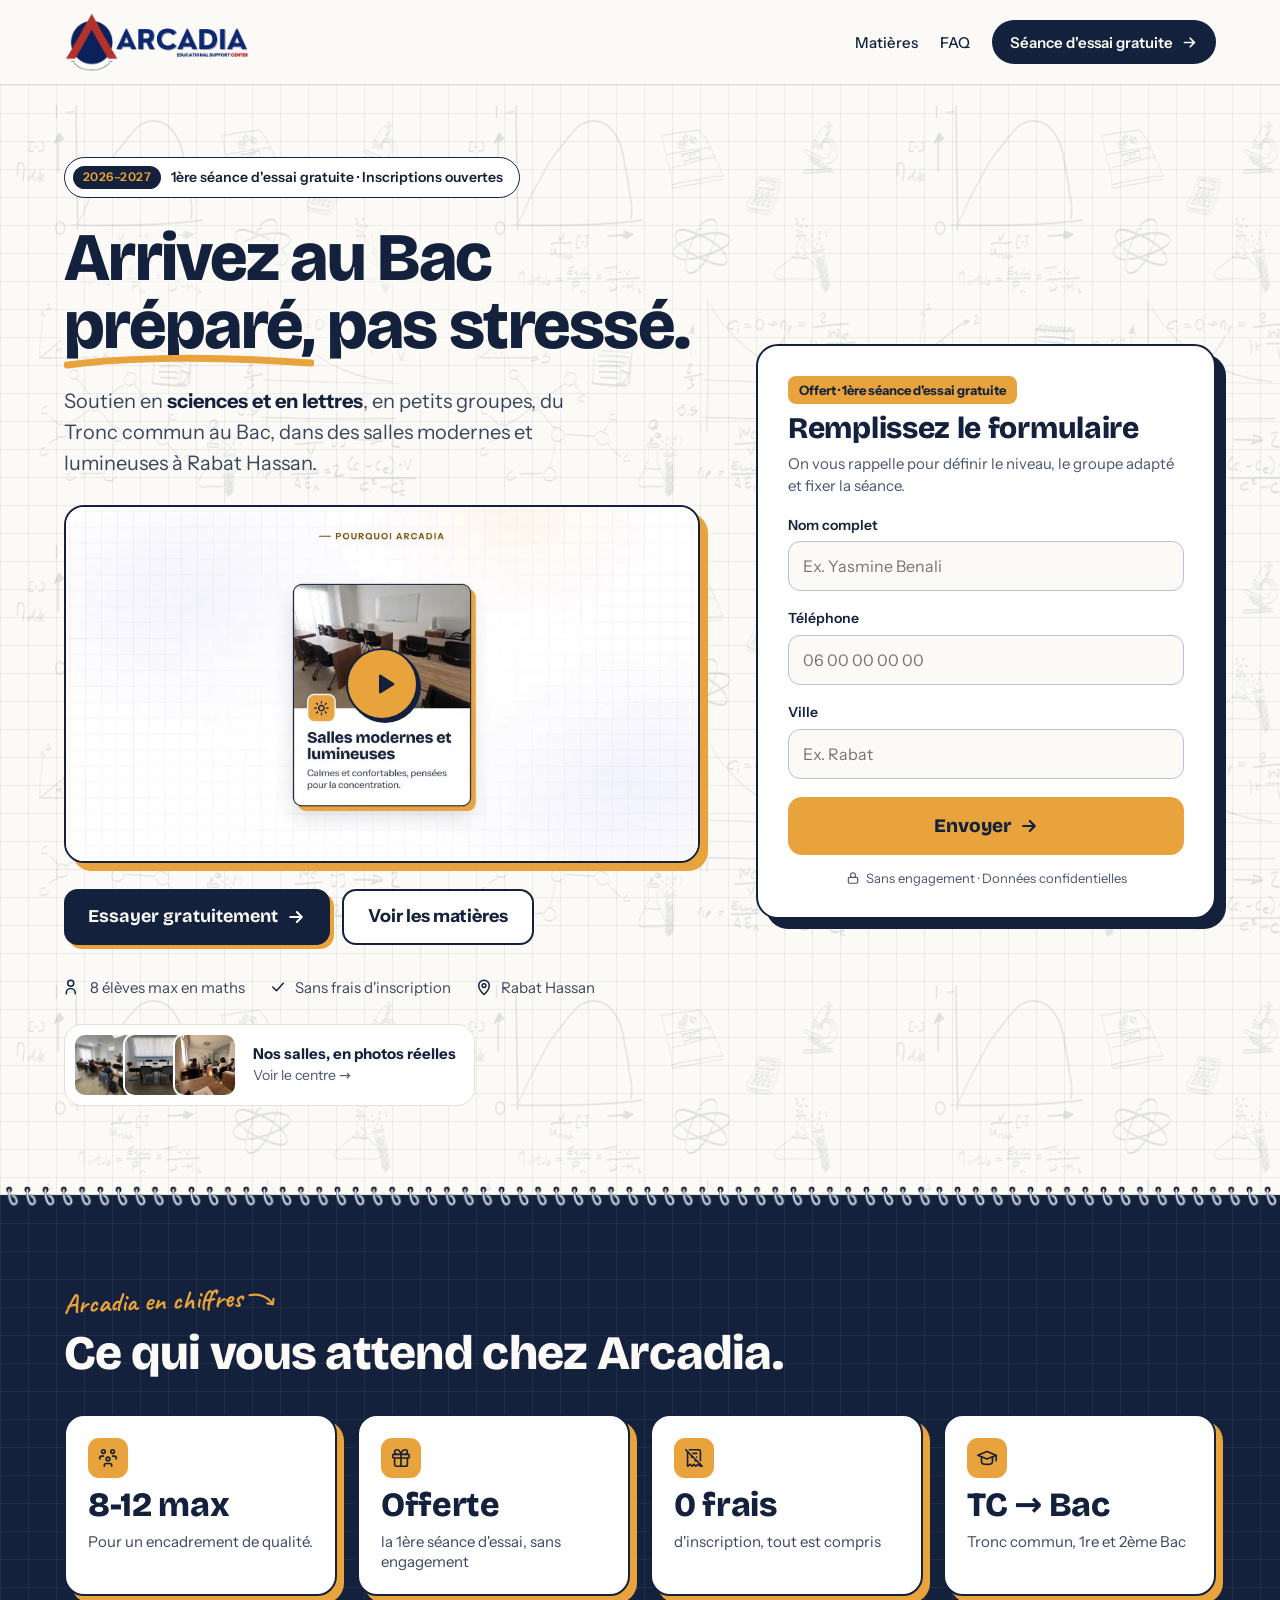
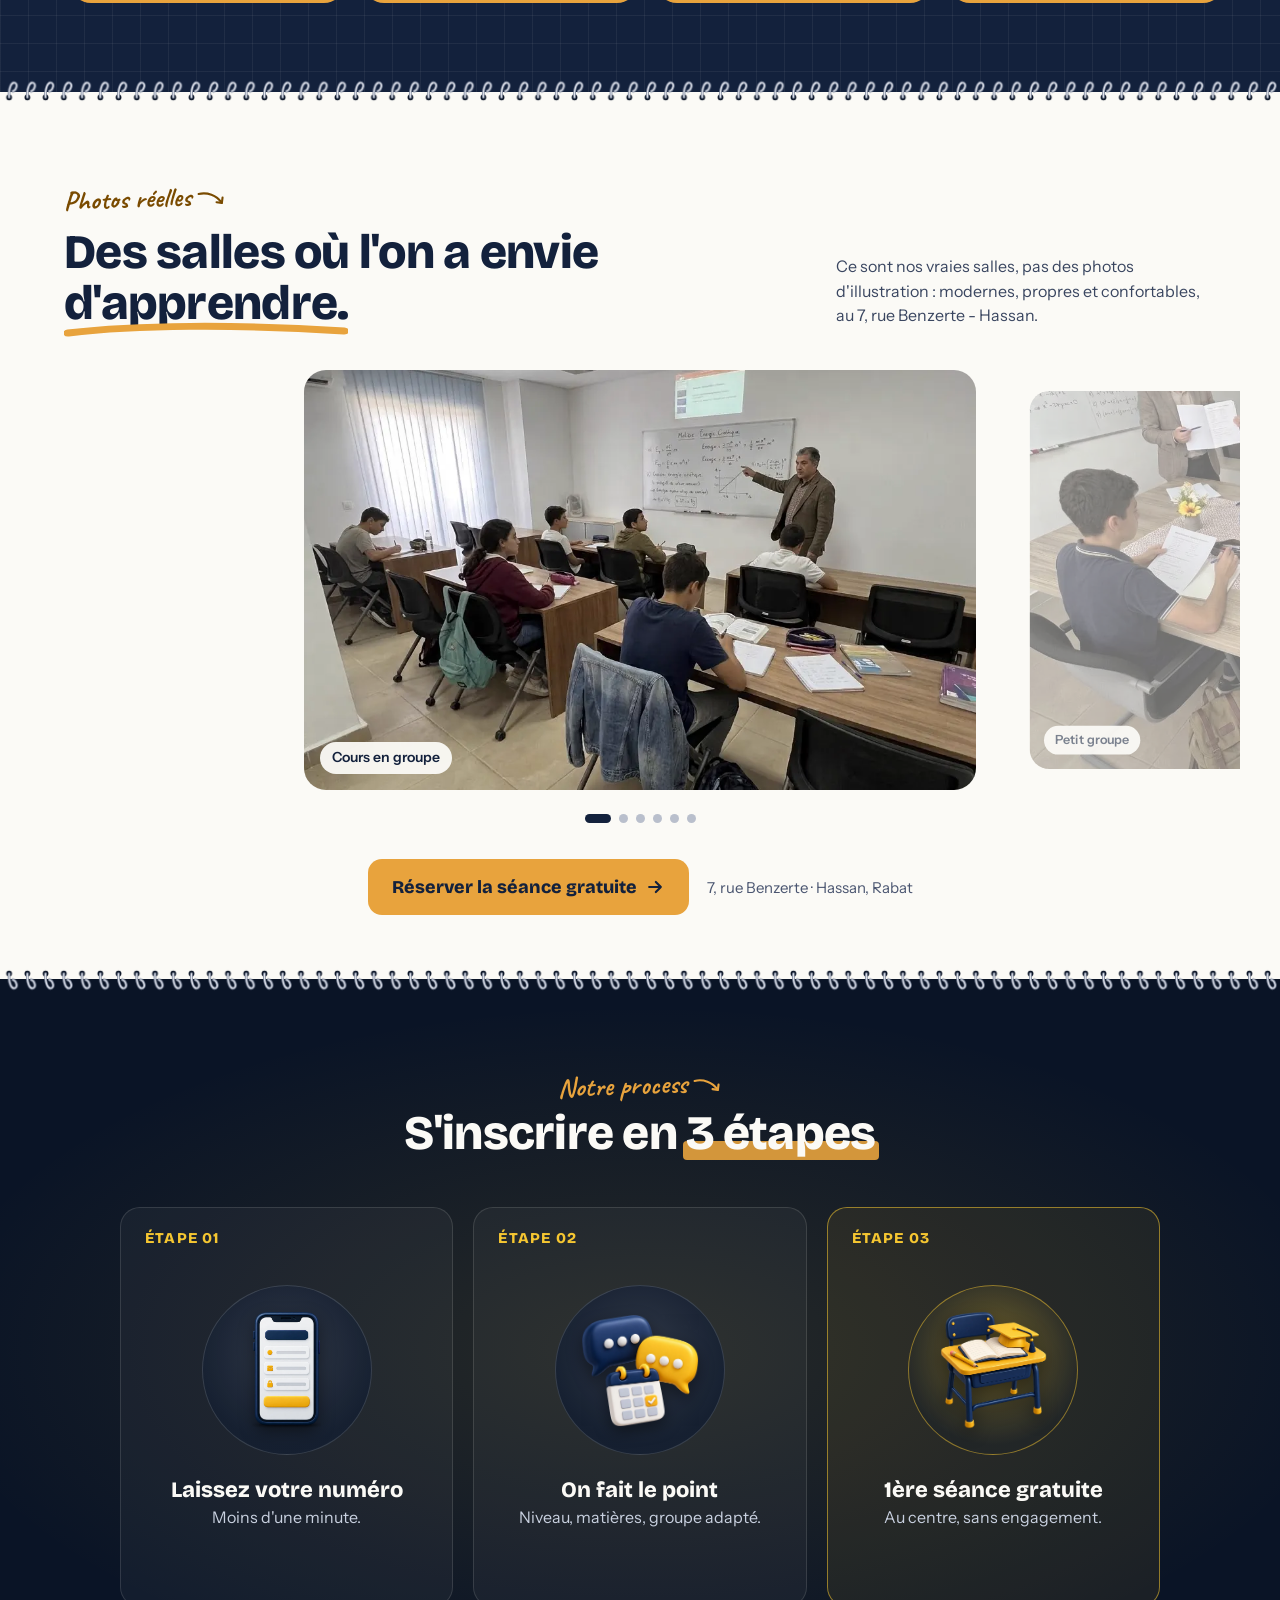
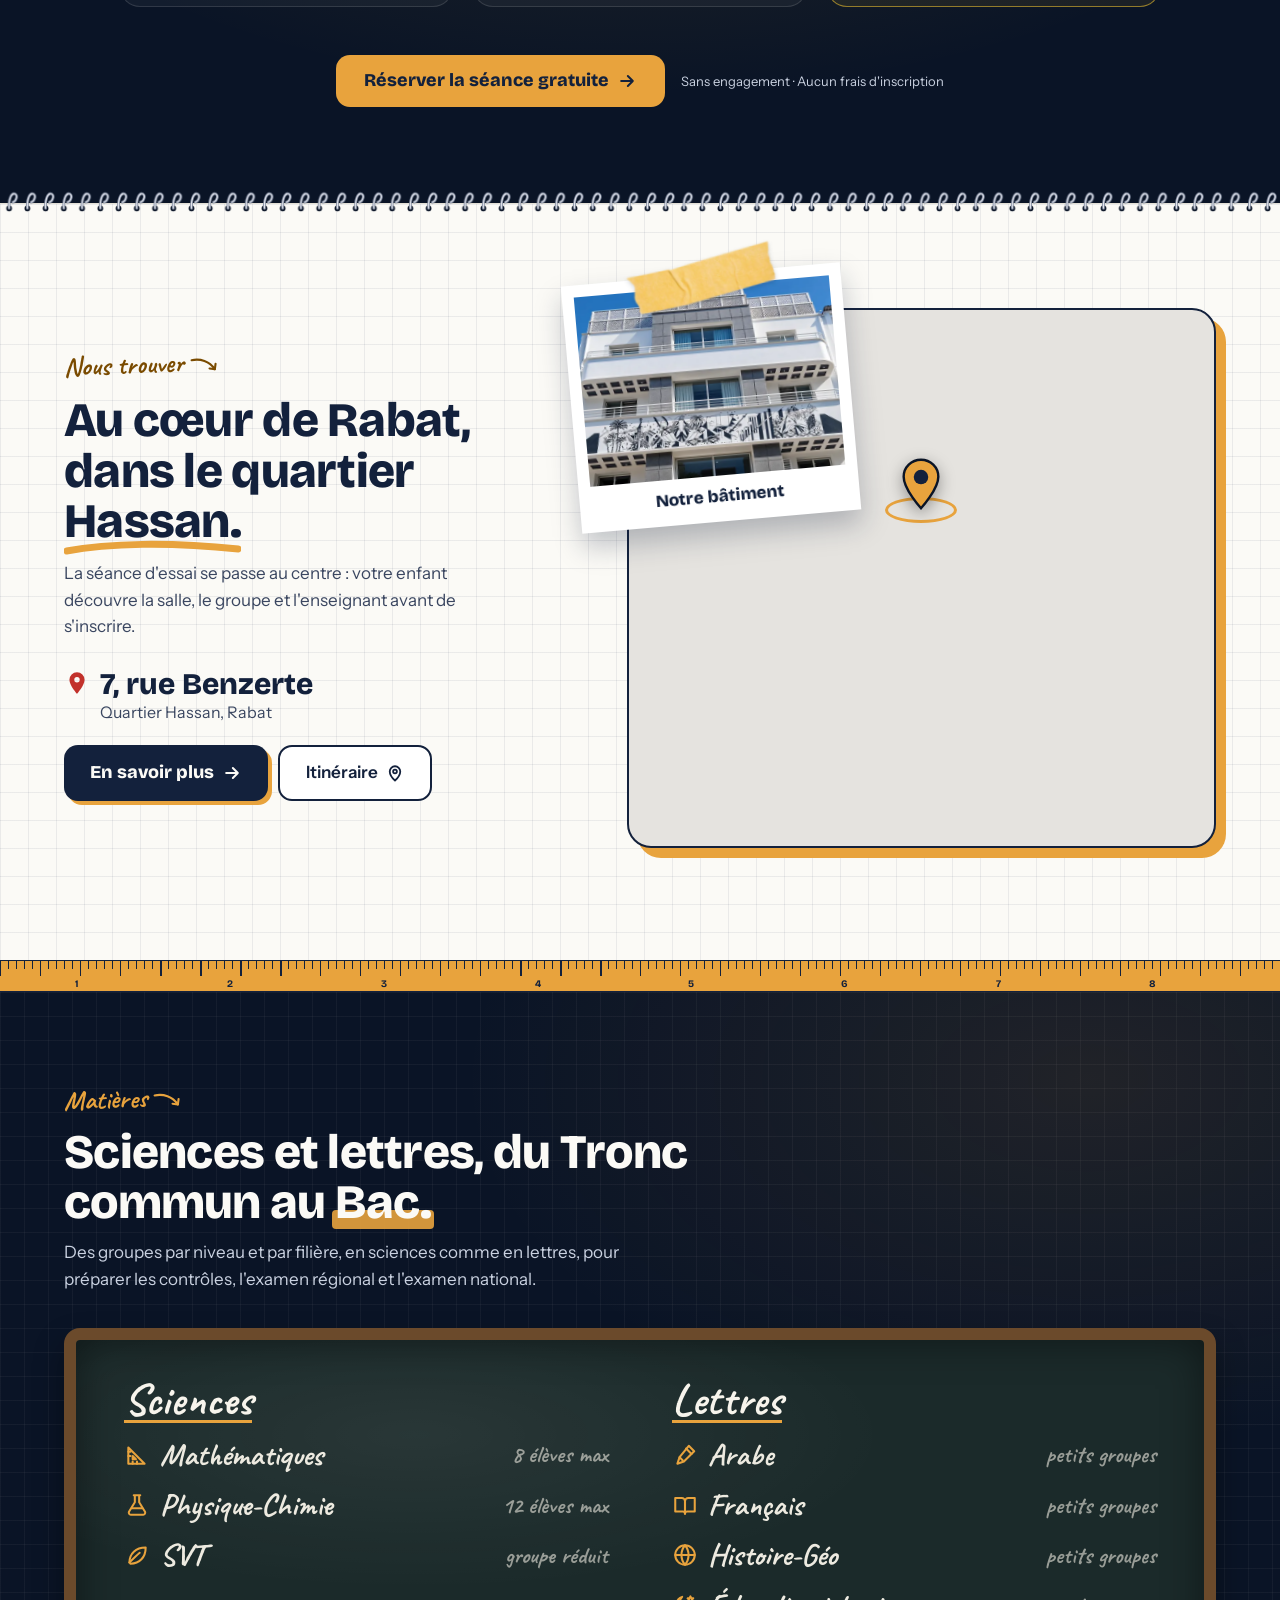
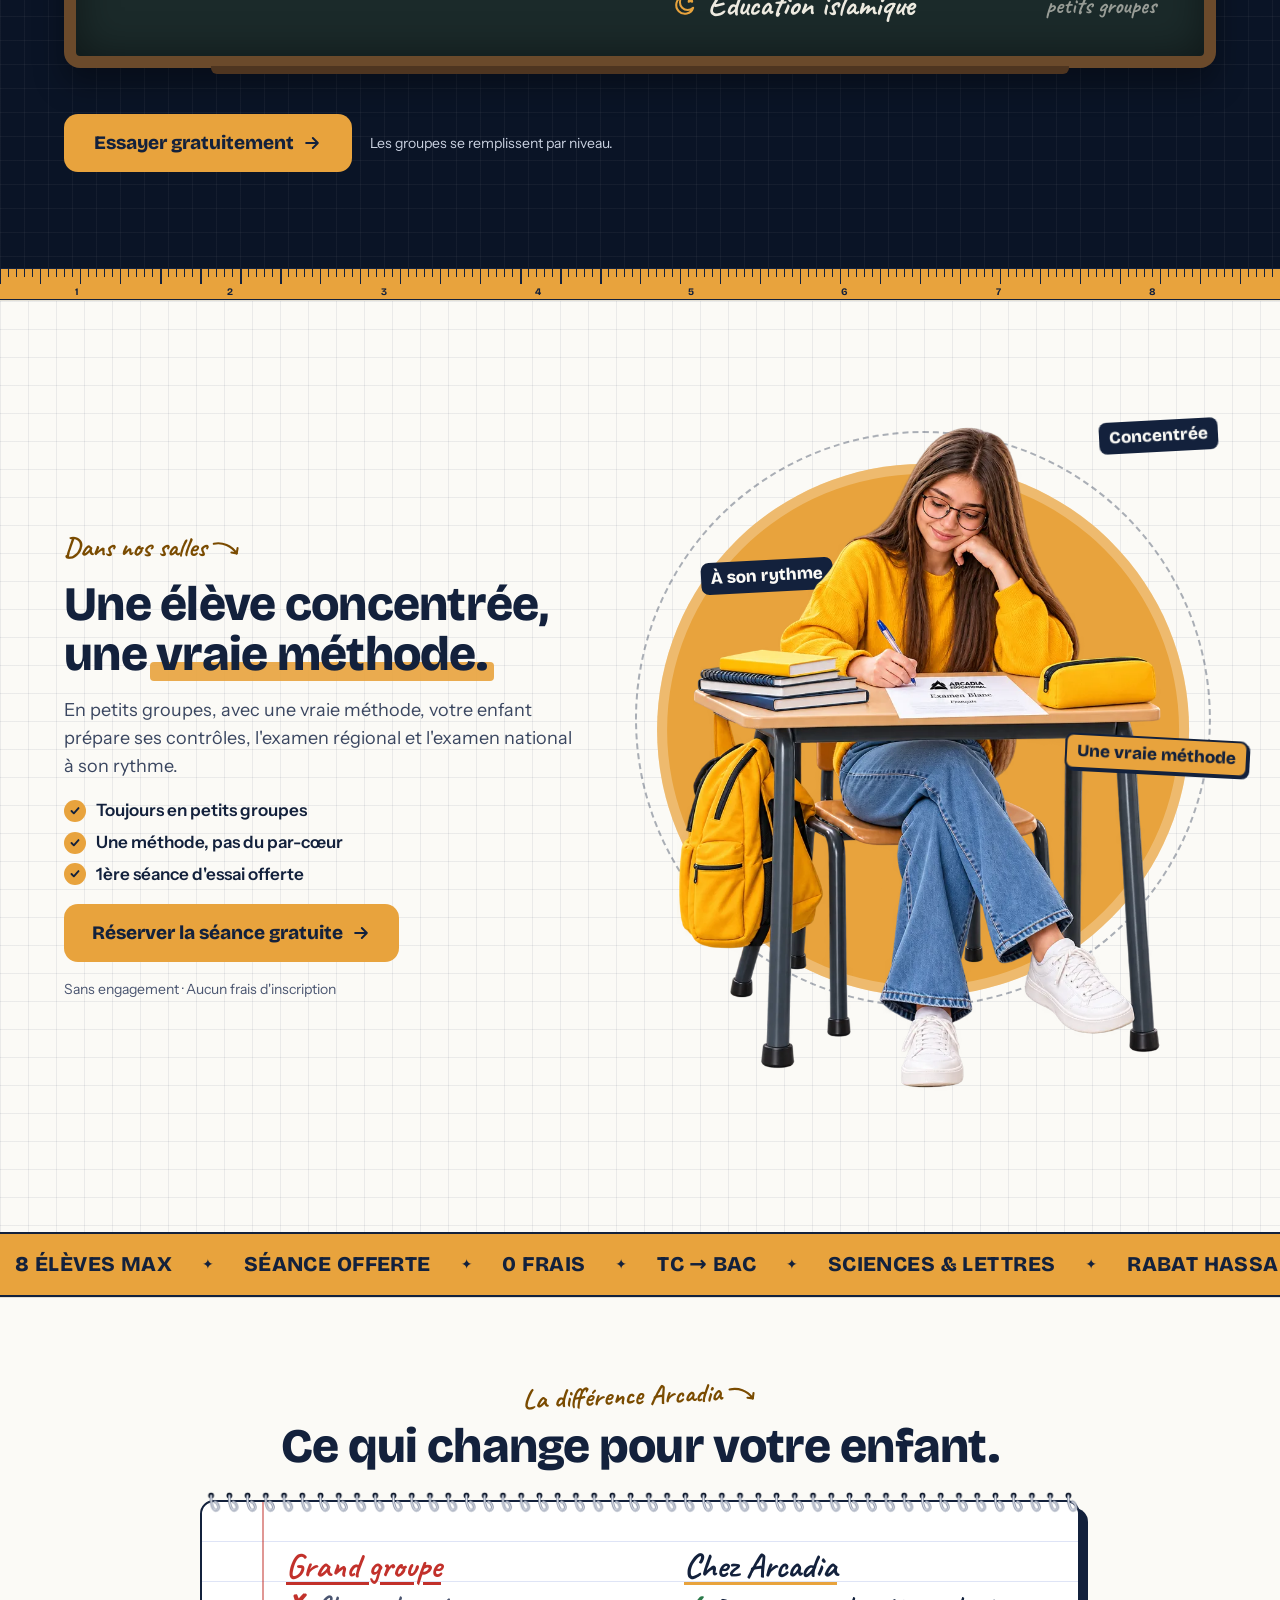
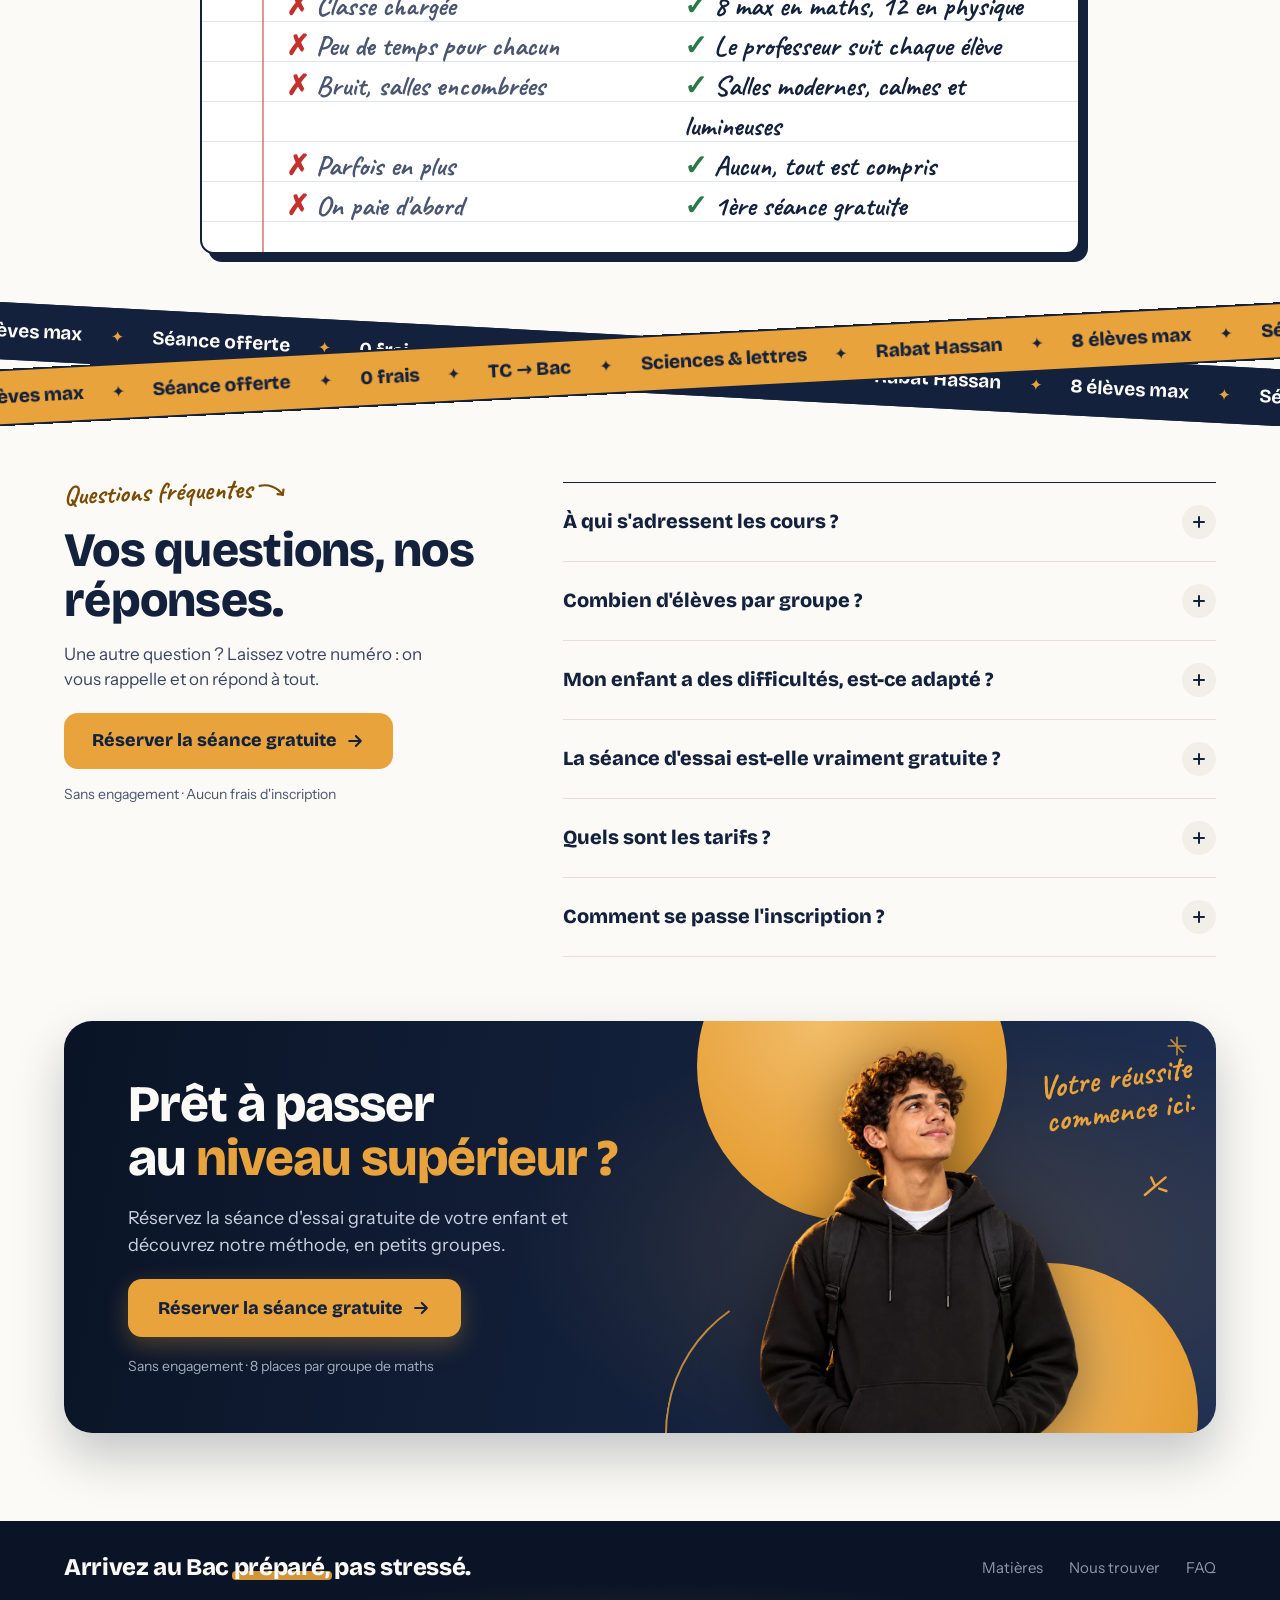
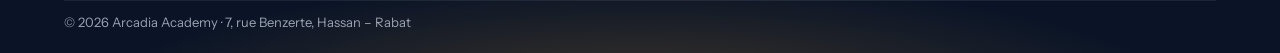
<file: index.html>
<!DOCTYPE html>
<html lang="fr" data-version="v1">
<head>
<meta charset="utf-8">
<meta name="viewport" content="width=device-width, initial-scale=1, viewport-fit=cover">
<title>1ère séance d'essai gratuite – Arcadia Academy, soutien scolaire à Rabat Hassan</title>
<meta name="description" content="Maths, Physique-Chimie et SVT en petits groupes (8 élèves max en maths) dans des salles modernes à Rabat Hassan. Tronc commun, 1ère et 2ème Bac, sciences et lettres. Sans frais d'inscription. 1ère séance d'essai gratuite.">
<meta name="theme-color" content="#13213C">
<meta property="og:type" content="website">
<meta property="og:locale" content="fr_MA">
<meta property="og:site_name" content="Arcadia Academy">
<meta property="og:title" content="Arrivez au Bac préparé, pas stressé – Arcadia Academy Rabat">
<meta property="og:description" content="Petits groupes (8 élèves max en maths, 12 en physique), salles modernes et lumineuses, sans frais d'inscription. 1ère séance d'essai gratuite.">
<link rel="icon" type="image/png" sizes="32x32" href="assets/img/favicon-32.png">
<link rel="icon" type="image/png" sizes="64x64" href="assets/img/favicon.png">
<link rel="apple-touch-icon" href="assets/img/apple-touch-icon.png">
<!-- Polices auto-hébergées (assets/fonts) : préchargées pour éviter le changement de police au premier affichage. -->
<link rel="preload" href="assets/fonts/bricolage-grotesque.woff2" as="font" type="font/woff2" crossorigin>
<link rel="preload" href="assets/fonts/instrument-sans.woff2" as="font" type="font/woff2" crossorigin>
<link rel="preconnect" href="https://connect.facebook.net">
<link rel="stylesheet" href="assets/styles.css?v=0d6e765c">
<script src="assets/config.js"></script>
<script src="assets/tracking.js?v=a8ee02d3"></script>
</head>
<body class="has-sticky">
<!-- Meta Pixel (sans JavaScript) — le pixel JS est chargé par assets/tracking.js -->
<noscript><img height="1" width="1" style="display:none" alt="" src="https://www.facebook.com/tr?id=1651037729770097&amp;ev=PageView&amp;noscript=1"></noscript>

<!-- TOP BAR -->
<header class="site-header">
  <div class="container">
    <a class="brand" href="#top" aria-label="Arcadia Academy – haut de page">
      <img class="brand-lockup" src="assets/img/logo-arcadia-esc.webp" alt="Arcadia – Educational Support Center" width="437" height="142" fetchpriority="high">
    </a>
    <nav class="site-nav" aria-label="Sections">
      <a class="nav-link" href="#matieres">Matières</a>
      <a class="nav-link" href="#faq">FAQ</a>
      <a class="nav-cta" href="#inscription">
        <span class="d-only">Séance d'essai gratuite</span><span class="m-only">Essai gratuit</span>
        <svg class="d-only" aria-hidden="true" width="17" height="17" viewBox="0 0 24 24" fill="none" stroke="currentColor" stroke-width="2.4" stroke-linecap="round" stroke-linejoin="round"><path d="M5 12h14M13 6l6 6-6 6"/></svg>
      </a>
    </nav>
  </div>
</header>

<main id="top">

<!-- HERO -->
<section class="hero grid-paper">

  <div class="container hero-inner">
    <div class="hero-copy">
      <span class="pill">
        <span class="pill-tag"><span class="d-only">2026–2027</span><span class="m-only">2026–27</span></span>
        <span>1ère séance d'essai gratuite<span class="d-only"> · Inscriptions ouvertes</span></span>
      </span>
      <h1>Arrivez au Bac <span class="underline">préparé,<svg aria-hidden="true" viewBox="0 0 200 16" preserveAspectRatio="none"><path d="M3 11 C 50 3, 120 2, 197 9" fill="none" stroke="#E8A33D" stroke-width="7" stroke-linecap="round"/></svg></span> <span class="nowrap">pas stressé.</span></h1>
      <p class="hero-lead"><span class="d-only">Soutien en <strong>sciences et en lettres</strong>, en petits groupes, du Tronc commun au Bac, dans des salles modernes et lumineuses à Rabat Hassan.</span><span class="m-only"><strong>Sciences et lettres</strong> en petits groupes, du Tronc commun au Bac, dans des salles modernes à Rabat Hassan.</span></p>

      <!-- VIDÉO DE PRÉSENTATION (VSL) — hébergée sur Wistia (média 93szc98pp0), suivi dans assets/video.js -->
      <!-- Aperçu léger : le lecteur Wistia ne se charge qu'après le chargement de la page ou au clic (assets/video.js). -->
      <div id="video" class="vsl-frame" data-wistia="93szc98pp0">
        <button type="button" class="vsl-facade" aria-label="Lire la vidéo de présentation">
          <img src="assets/img/video-poster.webp" alt="" width="960" height="540" fetchpriority="high" decoding="async">
          <span class="vsl-play" aria-hidden="true"><svg width="30" height="30" viewBox="0 0 24 24" fill="currentColor"><path d="M8 5.5v13a1 1 0 0 0 1.5.9l10.2-6.5a1 1 0 0 0 0-1.8L9.5 4.6A1 1 0 0 0 8 5.5z"/></svg></span>
        </button>
      </div>

      <div class="hero-ctas">
        <a class="btn btn-navy" href="#inscription">Essayer gratuitement
          <svg aria-hidden="true" width="20" height="20" viewBox="0 0 24 24" fill="none" stroke="currentColor" stroke-width="2.4" stroke-linecap="round" stroke-linejoin="round"><path d="M5 12h14M13 6l6 6-6 6"/></svg>
        </a>
        <a class="btn btn-outline" href="#matieres">Voir les matières</a>
      </div>

      <div class="hero-meta d-only">
        <span><svg aria-hidden="true" width="18" height="18" viewBox="0 0 24 24" fill="none" stroke="#13213C" stroke-width="2" stroke-linecap="round" stroke-linejoin="round"><circle cx="9" cy="7" r="4"/><path d="M3 21v-1a6 6 0 0 1 12 0v1"/></svg><span>8 élèves max en maths</span></span>
        <span><svg aria-hidden="true" width="18" height="18" viewBox="0 0 24 24" fill="none" stroke="#13213C" stroke-width="2" stroke-linecap="round" stroke-linejoin="round"><path d="m5 12 5 5 9-10"/></svg>Sans frais d'inscription</span>
        <span><svg aria-hidden="true" width="18" height="18" viewBox="0 0 24 24" fill="none" stroke="#13213C" stroke-width="2" stroke-linecap="round" stroke-linejoin="round"><path d="M12 22s-7-6.2-7-12a7 7 0 0 1 14 0c0 5.8-7 12-7 12z"/><circle cx="12" cy="10" r="2.5"/></svg>Rabat Hassan</span>
      </div>

      <a class="hero-photos d-only" href="#centre-title">
        <span class="hero-photos-row" aria-hidden="true">
          <img src="assets/img/cours-tableau.webp" alt="" width="1024" height="1024" loading="lazy" decoding="async">
          <img src="assets/img/salle-petit-groupe.webp" alt="" width="800" height="800" loading="lazy" decoding="async">
          <img src="assets/img/cours-classe.webp" alt="" width="800" height="800" loading="lazy" decoding="async">
        </span>
        <span class="hero-photos-copy"><strong>Nos salles, en photos réelles</strong><span>Voir le centre →</span></span>
      </a>
    </div>

    <!-- FORM CARD -->
    <div id="inscription" class="form-card">
      <form class="lead-form" data-lead-form="hero" novalidate>
        <!-- ÉTAPE 1 — envoi webhook statut "partiel" -->
        <div class="form-step" data-step="1">
          <div class="form-head">
            <span class="offer-tag">Offert · 1ère séance d'essai gratuite</span>
            <h2>Remplissez le formulaire</h2>
            <p class="d-only">On vous rappelle pour définir le niveau, le groupe adapté et fixer la séance.</p>
          </div>

          <div class="field">
            <label for="f-nom">Nom complet</label>
            <input id="f-nom" name="nom" type="text" autocomplete="name" placeholder="Ex. Yasmine Benali" required aria-describedby="f-nom-err">
            <span class="field-error" id="f-nom-err" role="alert"></span>
          </div>
          <div class="field">
            <label for="f-tel">Téléphone</label>
            <input id="f-tel" name="telephone" type="tel" inputmode="tel" autocomplete="tel" placeholder="06 00 00 00 00" required aria-describedby="f-tel-err">
            <span class="field-error" id="f-tel-err" role="alert"></span>
          </div>
          <div class="field">
            <label for="f-ville">Ville</label>
            <input id="f-ville" name="ville" type="text" autocomplete="address-level2" placeholder="Ex. Rabat" required aria-describedby="f-ville-err">
            <span class="field-error" id="f-ville-err" role="alert"></span>
          </div>

          <div class="hp" aria-hidden="true">
            <label for="f-website">Ne pas remplir</label>
            <input id="f-website" name="website" type="text" tabindex="-1" autocomplete="off">
          </div>
        </div>

        <!-- ÉTAPE 2 — envoi webhook statut "total" puis page merci.
             Niveau → Filière (liste dans assets/form.js, FILIERES) → Matières. -->
        <div class="form-step" data-step="2" hidden>
          <div class="form-head">
            <div class="form-progress" aria-hidden="true"><span></span></div>
            <span class="offer-tag">Dernière étape</span>
            <h2 class="step2-title" tabindex="-1">Presque fini, <span data-lead-prenom></span>&nbsp;!</h2>
            <p>Niveau, filière et matières : on vous propose le bon groupe.</p>
          </div>

          <fieldset class="field">
            <legend>Niveau</legend>
            <div class="options">
              <label><input type="radio" name="niveau" value="T.Commun"><span>T.Commun</span></label>
              <label><input type="radio" name="niveau" value="1 Bac"><span>1 Bac</span></label>
              <label><input type="radio" name="niveau" value="2 Bac"><span>2 Bac</span></label>
              <label><input type="radio" name="niveau" value="Autre"><span>Autre</span></label>
            </div>
            <span class="field-error" data-error-for="niveau" role="alert"></span>
          </fieldset>

          <fieldset class="field" data-filiere-field hidden>
            <legend>Filière</legend>
            <div class="options" data-filieres></div>
            <span class="field-error" data-error-for="filiere" role="alert"></span>
          </fieldset>

          <fieldset class="field" data-matieres-field hidden>
            <legend>Matières d'intérêt <span class="legend-hint">(plusieurs choix possibles)</span></legend>
            <div class="savings" aria-live="polite">
              <p class="savings-t">Réduction<b aria-hidden="true"></b><span data-savings-label>Choisissez :</span></p>
              <div class="savings-bar" aria-hidden="true"><i></i><i></i><i></i><i></i></div>
              <p class="savings-hint" data-savings-hint>Plus vous choisissez de matières, plus la réduction est grande.</p>
            </div>
            <span class="chips-group">Matières scientifiques</span>
            <div class="subject-list">
              <label class="subject-row"><input type="checkbox" name="matieres" value="Mathématiques" data-cat="sci"><span class="subject-ico" style="--c:#3557C9"><svg aria-hidden="true" focusable="false"xmlns="http://www.w3.org/2000/svg"width="20"height="20"viewBox="0 0 24 24"fill="none"stroke="currentColor"stroke-width="1.8"stroke-linecap="round"stroke-linejoin="round"><path stroke="none" d="M0 0h24v24H0z" fill="none"/><path d="M3 19a2 2 0 0 0 2 2c2 0 2 -4 3 -9s1 -9 3 -9a2 2 0 0 1 2 2" /><path d="M5 12h6" /><path d="M15 12l6 6" /><path d="M15 18l6 -6" /></svg></span><span class="subject-name">Mathématiques</span><span class="subject-box" aria-hidden="true"></span></label>
              <label class="subject-row"><input type="checkbox" name="matieres" value="Physique-chimie" data-cat="sci"><span class="subject-ico" style="--c:#C27612"><svg aria-hidden="true" focusable="false"xmlns="http://www.w3.org/2000/svg"width="20"height="20"viewBox="0 0 24 24"fill="none"stroke="currentColor"stroke-width="1.8"stroke-linecap="round"stroke-linejoin="round"><path stroke="none" d="M0 0h24v24H0z" fill="none"/><path d="M12 12v.01" /><path d="M19.071 4.929c-1.562 -1.562 -6 .337 -9.9 4.243c-3.905 3.905 -5.804 8.337 -4.242 9.9c1.562 1.561 6 -.338 9.9 -4.244c3.905 -3.905 5.804 -8.337 4.242 -9.9" /><path d="M4.929 4.929c-1.562 1.562 .337 6 4.243 9.9c3.905 3.905 8.337 5.804 9.9 4.242c1.561 -1.562 -.338 -6 -4.244 -9.9c-3.905 -3.905 -8.337 -5.804 -9.9 -4.242" /></svg></span><span class="subject-name">Physique-chimie</span><span class="subject-box" aria-hidden="true"></span></label>
              <label class="subject-row"><input type="checkbox" name="matieres" value="SVT" data-cat="sci"><span class="subject-ico" style="--c:#2C7A4B"><svg aria-hidden="true" focusable="false"xmlns="http://www.w3.org/2000/svg"width="20"height="20"viewBox="0 0 24 24"fill="none"stroke="currentColor"stroke-width="1.8"stroke-linecap="round"stroke-linejoin="round"><path stroke="none" d="M0 0h24v24H0z" fill="none"/><path d="M5 21h14" /><path d="M6 18h2" /><path d="M7 18v3" /><path d="M9 11l3 3l6 -6l-3 -3z" /><path d="M10.5 12.5l-1.5 1.5" /><path d="M17 3l3 3" /><path d="M12 21a6 6 0 0 0 3.715 -10.712" /></svg></span><span class="subject-name">SVT</span><span class="subject-box" aria-hidden="true"></span></label>
            </div>
            <span class="chips-group">Matières littéraires</span>
            <div class="subject-list">
              <label class="subject-row"><input type="checkbox" name="matieres" value="Arabe" data-cat="lit"><span class="subject-ico" style="--c:#8A4FB0"><svg aria-hidden="true" focusable="false"xmlns="http://www.w3.org/2000/svg"width="20"height="20"viewBox="0 0 24 24"fill="none"stroke="currentColor"stroke-width="1.8"stroke-linecap="round"stroke-linejoin="round"><path stroke="none" d="M0 0h24v24H0z" fill="none"/><path d="M3 19a9 9 0 0 1 9 0a9 9 0 0 1 9 0" /><path d="M3 6a9 9 0 0 1 9 0a9 9 0 0 1 9 0" /><path d="M3 6l0 13" /><path d="M12 6l0 13" /><path d="M21 6l0 13" /></svg></span><span class="subject-name">Arabe</span><span class="subject-box" aria-hidden="true"></span></label>
              <label class="subject-row"><input type="checkbox" name="matieres" value="Français" data-cat="lit"><span class="subject-ico" style="--c:#4E56C2"><svg aria-hidden="true" focusable="false"xmlns="http://www.w3.org/2000/svg"width="20"height="20"viewBox="0 0 24 24"fill="none"stroke="currentColor"stroke-width="1.8"stroke-linecap="round"stroke-linejoin="round"><path stroke="none" d="M0 0h24v24H0z" fill="none"/><path d="M6 10h2a2 2 0 0 1 2 2v5h-3a2 2 0 1 1 0 -4h3" /><path d="M14 7v10" /><path d="M14 10m0 2a2 2 0 0 1 2 -2h1a2 2 0 0 1 2 2v3a2 2 0 0 1 -2 2h-1a2 2 0 0 1 -2 -2z" /></svg></span><span class="subject-name">Français</span><span class="subject-box" aria-hidden="true"></span></label>
              <label class="subject-row"><input type="checkbox" name="matieres" value="Histoire-Géographie" data-cat="lit"><span class="subject-ico" style="--c:#B4532F"><svg aria-hidden="true" focusable="false"xmlns="http://www.w3.org/2000/svg"width="20"height="20"viewBox="0 0 24 24"fill="none"stroke="currentColor"stroke-width="1.8"stroke-linecap="round"stroke-linejoin="round"><path stroke="none" d="M0 0h24v24H0z" fill="none"/><path d="M3 12a9 9 0 1 0 18 0a9 9 0 0 0 -18 0" /><path d="M3.6 9h16.8" /><path d="M3.6 15h16.8" /><path d="M11.5 3a17 17 0 0 0 0 18" /><path d="M12.5 3a17 17 0 0 1 0 18" /></svg></span><span class="subject-name">Histoire-Géographie</span><span class="subject-box" aria-hidden="true"></span></label>
              <label class="subject-row"><input type="checkbox" name="matieres" value="Éducation islamique" data-cat="lit"><span class="subject-ico" style="--c:#1F7A70"><svg aria-hidden="true" focusable="false"xmlns="http://www.w3.org/2000/svg"width="20"height="20"viewBox="0 0 24 24"fill="none"stroke="currentColor"stroke-width="1.8"stroke-linecap="round"stroke-linejoin="round"><path stroke="none" d="M0 0h24v24H0z" fill="none"/><path d="M3 21h7v-2a2 2 0 1 1 4 0v2h7" /><path d="M4 21v-10" /><path d="M20 21v-10" /><path d="M4 16h3v-3h10v3h3" /><path d="M17 13a5 5 0 0 0 -10 0" /><path d="M21 10.5c0 -.329 -.077 -.653 -.224 -.947l-.776 -1.553l-.776 1.553a2.118 2.118 0 0 0 -.224 .947a.5 .5 0 0 0 .5 .5h1a.5 .5 0 0 0 .5 -.5z" /><path d="M5 10.5c0 -.329 -.077 -.653 -.224 -.947l-.776 -1.553l-.776 1.553a2.118 2.118 0 0 0 -.224 .947a.5 .5 0 0 0 .5 .5h1a.5 .5 0 0 0 .5 -.5z" /><path d="M12 2a2 2 0 1 0 2 2" /><path d="M12 6v2" /></svg></span><span class="subject-name">Éducation islamique</span><span class="subject-box" aria-hidden="true"></span></label>
            </div>
            <span class="field-error" data-error-for="matieres" role="alert"></span>
          </fieldset>
        </div>

        <div class="form-alert" role="alert" hidden>
          <p class="form-alert-msg"></p>
        </div>

        <button type="submit" class="btn btn-accent form-submit"><span class="form-submit-label">Envoyer</span>
          <svg class="arrow" aria-hidden="true" width="20" height="20" viewBox="0 0 24 24" fill="none" stroke="currentColor" stroke-width="2.6" stroke-linecap="round" stroke-linejoin="round"><path d="M5 12h14M13 6l6 6-6 6"/></svg>
          <span class="spinner" aria-hidden="true"></span>
        </button>
        <p class="form-note"><svg aria-hidden="true" width="14" height="14" viewBox="0 0 24 24" fill="none" stroke="currentColor" stroke-width="2" stroke-linecap="round" stroke-linejoin="round"><rect x="4" y="11" width="16" height="10" rx="2"/><path d="M8 11V7a4 4 0 0 1 8 0v4"/></svg>Sans engagement · Données confidentielles</p>
        <button type="button" class="form-back" hidden>← Modifier mes informations</button>
      </form>
    </div>
  </div>
</section>

<!-- SÉPARATEUR — reliure de cahier à spirale, à cheval entre le hero et les chiffres -->
<div class="spiral-sep" aria-hidden="true">
  <svg viewBox="0 0 1440 28" preserveAspectRatio="xMinYMid slice" focusable="false">
    <defs>
      <pattern id="spiral-ring" width="48" height="72" patternUnits="userSpaceOnUse" patternTransform="scale(.38)">
        <circle cx="24" cy="20" r="7.5" fill="#0A1426"/>
        <path d="M24 20 C 22 44, 30 62, 40 58 C 47 55, 44 40, 34 36" fill="none" stroke="#7D879C" stroke-width="7" stroke-linecap="round"/>
        <path d="M24 20 C 22 44, 30 62, 40 58 C 47 55, 44 40, 34 36" fill="none" stroke="#E3E6EE" stroke-width="2.6" stroke-linecap="round"/>
      </pattern>
    </defs>
    <rect width="1440" height="28" fill="url(#spiral-ring)"/>
  </svg>
</div>

<!-- CHIFFRES — cartes sur fond sombre, juste après le formulaire -->
<section class="stat-cards grid-dark" aria-labelledby="resume-title">
  <div class="container">
    <div class="section-head">
      <span class="eyebrow">Arcadia en chiffres</span>
      <h2 id="resume-title" class="section-title">Ce qui vous attend chez Arcadia.</h2>
    </div>
    <div class="stat-cards-grid">
      <div class="stat-card"><span class="stat-card-ico"><svg aria-hidden="true" focusable="false"xmlns="http://www.w3.org/2000/svg"width="22"height="22"viewBox="0 0 24 24"fill="none"stroke="currentColor"stroke-width="1.8"stroke-linecap="round"stroke-linejoin="round"><path stroke="none" d="M0 0h24v24H0z" fill="none"/><path d="M10 13a2 2 0 1 0 4 0a2 2 0 0 0 -4 0" /><path d="M8 21v-1a2 2 0 0 1 2 -2h4a2 2 0 0 1 2 2v1" /><path d="M15 5a2 2 0 1 0 4 0a2 2 0 0 0 -4 0" /><path d="M17 10h2a2 2 0 0 1 2 2v1" /><path d="M5 5a2 2 0 1 0 4 0a2 2 0 0 0 -4 0" /><path d="M3 13v-1a2 2 0 0 1 2 -2h2" /></svg></span><strong>8-12 max</strong><small>Pour un encadrement de qualité.</small></div>
      <div class="stat-card"><span class="stat-card-ico"><svg aria-hidden="true" focusable="false"xmlns="http://www.w3.org/2000/svg"width="22"height="22"viewBox="0 0 24 24"fill="none"stroke="currentColor"stroke-width="1.8"stroke-linecap="round"stroke-linejoin="round"><path stroke="none" d="M0 0h24v24H0z" fill="none"/><path d="M3 8m0 1a1 1 0 0 1 1 -1h16a1 1 0 0 1 1 1v2a1 1 0 0 1 -1 1h-16a1 1 0 0 1 -1 -1z" /><path d="M12 8l0 13" /><path d="M19 12v7a2 2 0 0 1 -2 2h-10a2 2 0 0 1 -2 -2v-7" /><path d="M7.5 8a2.5 2.5 0 0 1 0 -5a4.8 8 0 0 1 4.5 5a4.8 8 0 0 1 4.5 -5a2.5 2.5 0 0 1 0 5" /></svg></span><strong>Offerte</strong><small>la 1ère séance d'essai, sans engagement</small></div>
      <div class="stat-card"><span class="stat-card-ico"><svg aria-hidden="true" focusable="false"xmlns="http://www.w3.org/2000/svg"width="22"height="22"viewBox="0 0 24 24"fill="none"stroke="currentColor"stroke-width="1.8"stroke-linecap="round"stroke-linejoin="round"><path stroke="none" d="M0 0h24v24H0z" fill="none"/><path d="M5 21v-16m2 -2h10a2 2 0 0 1 2 2v10m0 4.01v1.99l-3 -2l-2 2l-2 -2l-2 2l-2 -2l-3 2" /><path d="M11 7l4 0" /><path d="M9 11l2 0" /><path d="M13 15l2 0" /><path d="M15 11l0 .01" /><path d="M3 3l18 18" /></svg></span><strong>0 frais</strong><small>d'inscription, tout est compris</small></div>
      <div class="stat-card"><span class="stat-card-ico"><svg aria-hidden="true" focusable="false"xmlns="http://www.w3.org/2000/svg"width="22"height="22"viewBox="0 0 24 24"fill="none"stroke="currentColor"stroke-width="1.8"stroke-linecap="round"stroke-linejoin="round"><path stroke="none" d="M0 0h24v24H0z" fill="none"/><path d="M22 9l-10 -4l-10 4l10 4l10 -4v6" /><path d="M6 10.6v5.4a6 3 0 0 0 12 0v-5.4" /></svg></span><strong>TC → Bac</strong><small>Tronc commun, 1re et 2ème Bac</small></div>
    </div>
  </div>
</section>

<!-- SÉPARATEUR — même reliure, inversée (trous dans le papier en dessous, spirales vers le haut) -->
<div class="spiral-sep spiral-sep--up" aria-hidden="true">
  <svg viewBox="0 0 1440 28" preserveAspectRatio="xMinYMid slice" focusable="false"><rect width="1440" height="28" fill="url(#spiral-ring)"/></svg>
</div>

<!-- LE CENTRE — gallery -->
<section class="container gallery-section" aria-labelledby="centre-title">
  <div class="section-head subjects-head">
    <div class="section-head">
      <span class="eyebrow">Photos réelles</span>
      <h2 id="centre-title" class="section-title">Des salles où l'on a envie <span class="underline">d'apprendre.<svg aria-hidden="true" viewBox="0 0 200 16" preserveAspectRatio="none"><path d="M3 11 C 50 3, 120 2, 197 9" fill="none" stroke="#E8A33D" stroke-width="7" stroke-linecap="round"/></svg></span></h2>
    </div>
    <p class="subjects-intro">Ce sont nos vraies salles, pas des photos d'illustration : modernes, propres et confortables, au 7, rue Benzerte - Hassan.</p>
  </div>
  <!-- Carrousel centré (design 4) -->
  <div class="peek" data-peek>
    <div class="peek-track">
      <figure class="peek-slide"><img src="assets/img/cours-tableau.webp" alt="Cours au tableau devant un groupe d'élèves, avec vidéoprojecteur" width="1024" height="1024" loading="lazy" decoding="async"><figcaption>Cours en groupe</figcaption></figure>
      <figure class="peek-slide"><img src="assets/img/cours-petit-groupe.webp" alt="Un enseignant explique un exercice à un petit groupe de lycéens autour d'une table" width="1024" height="1024" loading="lazy" decoding="async"><figcaption>Petit groupe</figcaption></figure>
      <figure class="peek-slide"><img src="assets/img/cours-classe.webp" alt="Élèves attentifs pendant une explication au tableau" width="800" height="800" loading="lazy" decoding="async"><figcaption>Explications au tableau</figcaption></figure>
      <figure class="peek-slide"><img src="assets/img/salle-petit-groupe.webp" alt="Salle de petit groupe avec grande table et tableau blanc" width="800" height="800" loading="lazy" decoding="async"><figcaption>Salle petit groupe</figcaption></figure>
      <figure class="peek-slide"><img src="assets/img/salle-de-classe.webp" alt="Salle de classe équipée de bureaux individuels et d'un tableau blanc" width="800" height="800" loading="lazy" decoding="async"><figcaption>Salle de classe</figcaption></figure>
      <figure class="peek-slide"><img src="assets/img/centre-espace.webp" alt="Vue sur les espaces du centre depuis une salle de travail" width="800" height="800" loading="lazy" decoding="async"><figcaption>Nos espaces</figcaption></figure>
    </div>
    <div class="peek-dots"></div>
  </div>

  <div class="inline-cta">
    <a class="btn btn-accent" href="#inscription" data-cta="centre">Réserver la séance gratuite
      <svg aria-hidden="true" width="20" height="20" viewBox="0 0 24 24" fill="none" stroke="currentColor" stroke-width="2.6" stroke-linecap="round" stroke-linejoin="round"><path d="M5 12h14M13 6l6 6-6 6"/></svg>
    </a>
    <span>7, rue Benzerte · Hassan, Rabat</span>
  </div>
</section>

<!-- SÉPARATEUR — reliure à spirale, entre les photos et « Notre process » -->
<div class="spiral-sep" aria-hidden="true">
  <svg viewBox="0 0 1440 28" preserveAspectRatio="xMinYMid slice" focusable="false"><rect width="1440" height="28" fill="url(#spiral-ring)"/></svg>
</div>

<!-- NOTRE PROCESS — 3 étapes, illustrations 3D sur fond nuit, 3 colonnes même sur téléphone -->
<section class="process" aria-labelledby="process-title">
  <div class="container process-in">
    <div class="process-head">
      <span class="eyebrow">Notre process</span>
      <h2 id="process-title" class="section-title">S'inscrire en <span class="process-mark">3 étapes</span></h2>
    </div>
    <ol class="process-steps">
      <li class="process-step"><span class="process-n" aria-hidden="true">ÉTAPE 01</span><span class="process-ico"><img src="assets/img/step-formulaire.webp" alt="" width="520" height="520" loading="lazy" decoding="async"></span><div><h3 class="process-t">Laissez votre numéro</h3><p class="process-p">Moins d'une minute.</p></div></li>
      <li class="process-step"><span class="process-n" aria-hidden="true">ÉTAPE 02</span><span class="process-ico"><img src="assets/img/step-appel.webp" alt="" width="520" height="520" loading="lazy" decoding="async"></span><div><h3 class="process-t">On fait le point</h3><p class="process-p">Niveau, matières, groupe adapté.</p></div></li>
      <li class="process-step process-step--gold"><span class="process-n" aria-hidden="true">ÉTAPE 03</span><span class="process-ico"><img src="assets/img/step-seance.webp" alt="" width="520" height="520" loading="lazy" decoding="async"></span><div><h3 class="process-t">1ère séance gratuite</h3><p class="process-p">Au centre, sans engagement.</p></div></li>
    </ol>
    <div class="process-cta">
      <a class="btn btn-accent" href="#inscription" data-cta="process">Réserver la séance gratuite
        <svg aria-hidden="true" width="20" height="20" viewBox="0 0 24 24" fill="none" stroke="currentColor" stroke-width="2.4" stroke-linecap="round" stroke-linejoin="round"><path d="M5 12h14M13 6l6 6-6 6"/></svg>
      </a>
      <small>Sans engagement · Aucun frais d'inscription</small>
    </div>
  </div>
</section>

<!-- SÉPARATEUR — reliure à spirale inversée, entre « Notre process » et « Nous trouver » -->
<div class="spiral-sep spiral-sep--up" aria-hidden="true">
  <svg viewBox="0 0 1440 28" preserveAspectRatio="xMinYMid slice" focusable="false"><rect width="1440" height="28" fill="url(#spiral-ring)"/></svg>
</div>

<!-- NOUS TROUVER — carte (non cliquable) + photo du bâtiment en polaroid scotché, après le carrousel -->
<section id="adresse" class="find grid-paper" aria-labelledby="find-title">
  <div class="container find-inner">
    <div class="find-head">
      <span class="eyebrow">Nous trouver</span>
      <h2 id="find-title" class="section-title">Au cœur de Rabat, dans le quartier <span class="underline">Hassan.<svg aria-hidden="true" viewBox="0 0 200 16" preserveAspectRatio="none"><path d="M3 11 C 50 3, 120 2, 197 9" fill="none" stroke="#E8A33D" stroke-width="7" stroke-linecap="round"/></svg></span></h2>
      <p class="find-intro">La séance d'essai se passe au centre : votre enfant découvre la salle, le groupe et l'enseignant avant de s'inscrire.</p>
    </div>

    <div class="find-visual">
      <figure class="find-pola">
        <span class="find-tape" aria-hidden="true"></span>
        <img src="assets/img/facade-arcadia-800.webp" alt="Le bâtiment d'Arcadia Academy, 7 rue Benzerte à Rabat Hassan" width="800" height="470" loading="lazy" decoding="async">
        <figcaption>Notre bâtiment</figcaption>
      </figure>
      <div class="find-map">
        <iframe title="Carte : Arcadia Academy, 7 rue Benzerte, Hassan, Rabat" src="https://maps.google.com/maps?q=7%20Rue%20Benzerte%2C%20Hassan%2C%20Rabat%2C%20Maroc&amp;z=16&amp;output=embed" loading="lazy" referrerpolicy="no-referrer-when-downgrade" tabindex="-1" aria-hidden="true"></iframe>
        <span class="find-ring" aria-hidden="true"></span>
        <svg class="find-pin" viewBox="0 0 24 30" aria-hidden="true"><path d="M12 1C6.5 1 2 5.3 2 10.8 2 18 12 29 12 29s10-11 10-18.2C22 5.3 17.5 1 12 1z" fill="#E8A33D" stroke="#0A1426" stroke-width="1.4"/><circle cx="12" cy="11" r="4.2" fill="#13213C"/></svg>
      </div>
    </div>

    <div class="find-info">
      <p class="find-addr">
        <svg aria-hidden="true" width="26" height="26" viewBox="0 0 24 24" fill="#C2312B"><path d="M12 2a7 7 0 0 0-7 7c0 5.2 7 13 7 13s7-7.8 7-13a7 7 0 0 0-7-7zm0 9.5A2.5 2.5 0 1 1 12 6.5a2.5 2.5 0 0 1 0 5z"/></svg>
        <span><strong>7, rue Benzerte</strong>Quartier Hassan, Rabat</span>
      </p>
      <div class="find-btns">
        <a class="btn btn-navy" href="#inscription" data-cta="adresse">En savoir plus
          <svg aria-hidden="true" width="20" height="20" viewBox="0 0 24 24" fill="none" stroke="currentColor" stroke-width="2.4" stroke-linecap="round" stroke-linejoin="round"><path d="M5 12h14M13 6l6 6-6 6"/></svg>
        </a>
        <a class="btn btn-outline" href="#inscription" data-cta="itineraire">Itinéraire
          <svg aria-hidden="true" width="18" height="18" viewBox="0 0 24 24" fill="none" stroke="currentColor" stroke-width="2.4" stroke-linecap="round" stroke-linejoin="round"><path d="M12 22s-7-6.2-7-12a7 7 0 0 1 14 0c0 5.8-7 12-7 12z"/><circle cx="12" cy="10" r="2.5"/></svg>
        </a>
      </div>
    </div>
  </div>
</section>

<!-- SÉPARATEUR — règle graduée (1 → 8, clin d'œil aux 8 élèves max), entre « Nous trouver » et « Matières » -->
<div class="ruler-sep" aria-hidden="true"><span style="left:6%">1</span><span style="left:18%">2</span><span style="left:30%">3</span><span style="left:42%">4</span><span style="left:54%">5</span><span style="left:66%">6</span><span style="left:78%">7</span><span style="left:90%">8</span></div>

<!-- MATIÈRES — fond nuit, les matières écrites à la craie sur un tableau noir (sciences à gauche, lettres à droite) -->
<section id="matieres" class="mat" aria-labelledby="mat-title">
  <div class="container mat-in">
    <div class="mat-head">
      <span class="eyebrow">Matières</span>
      <h2 id="mat-title" class="section-title">Sciences et lettres, du Tronc commun au <span class="mat-mark">Bac.</span></h2>
      <p class="mat-intro">Des groupes par niveau et par filière, en sciences comme en lettres, pour préparer les contrôles, l'examen régional et l'examen national.</p>
    </div>
    <div class="mat-board">
      <div class="mat-cols">
        <div>
          <h3>Sciences</h3>
          <ul><li><svg viewBox="0 0 24 24" fill="none" stroke="currentColor" stroke-width="1.9" stroke-linecap="round" stroke-linejoin="round" aria-hidden="true"><path d="M4 20V5l15 15H4z"/><path d="M8 16v-3l3 3H8z"/><path d="M4 9h2M4 13h2M8 20v-2M12 20v-2"/></svg><span>Mathématiques</span><small>8 élèves max</small></li><li><svg viewBox="0 0 24 24" fill="none" stroke="currentColor" stroke-width="1.9" stroke-linecap="round" stroke-linejoin="round" aria-hidden="true"><path d="M9 3h6M10 3v6.5L4.6 18.2A2 2 0 0 0 6.3 21h11.4a2 2 0 0 0 1.7-2.8L14 9.5V3"/><path d="M7.2 15h9.6"/></svg><span>Physique-Chimie</span><small>12 élèves max</small></li><li><svg viewBox="0 0 24 24" fill="none" stroke="currentColor" stroke-width="1.9" stroke-linecap="round" stroke-linejoin="round" aria-hidden="true"><path d="M5 19c0-8.3 5.8-14 15-14 0 9.2-5.7 15-14 15"/><path d="M5 19c3-3 6.5-6.5 9.5-9"/></svg><span>SVT</span><small>groupe réduit</small></li></ul>
        </div>
        <div>
          <h3>Lettres</h3>
          <ul><li><svg viewBox="0 0 24 24" fill="none" stroke="currentColor" stroke-width="1.9" stroke-linecap="round" stroke-linejoin="round" aria-hidden="true"><path d="M15.5 3.5 20.5 8.5 11 18l-6 2 2-6z"/><path d="m13 6 5 5"/><path d="M7 14l3 3"/></svg><span>Arabe</span><small>petits groupes</small></li><li><svg viewBox="0 0 24 24" fill="none" stroke="currentColor" stroke-width="1.9" stroke-linecap="round" stroke-linejoin="round" aria-hidden="true"><path d="M3 5.5h6a3 3 0 0 1 3 3V20a2 2 0 0 0-2-2H3z"/><path d="M21 5.5h-6a3 3 0 0 0-3 3V20a2 2 0 0 1 2-2h7z"/></svg><span>Français</span><small>petits groupes</small></li><li><svg viewBox="0 0 24 24" fill="none" stroke="currentColor" stroke-width="1.9" stroke-linecap="round" stroke-linejoin="round" aria-hidden="true"><circle cx="12" cy="12" r="9"/><path d="M3 12h18"/><path d="M12 3a14 14 0 0 1 0 18 14 14 0 0 1 0-18z"/></svg><span>Histoire-Géo</span><small>petits groupes</small></li><li><svg viewBox="0 0 24 24" fill="none" stroke="currentColor" stroke-width="1.9" stroke-linecap="round" stroke-linejoin="round" aria-hidden="true"><path d="M19.5 14.6A8 8 0 1 1 9.4 4.5a6.3 6.3 0 0 0 10.1 10.1z"/><path d="m17 4 .8 1.7 1.8.2-1.3 1.3.3 1.8-1.6-.9-1.6.9.3-1.8-1.3-1.3 1.8-.2z"/></svg><span>Éducation islamique</span><small>petits groupes</small></li></ul>
        </div>
      </div>
    </div>
    <div class="mat-cta">
      <a class="btn btn-accent" href="#inscription" data-cta="matieres">Essayer gratuitement
        <svg aria-hidden="true" width="20" height="20" viewBox="0 0 24 24" fill="none" stroke="currentColor" stroke-width="2.4" stroke-linecap="round" stroke-linejoin="round"><path d="M5 12h14M13 6l6 6-6 6"/></svg>
      </a>
      <small>Les groupes se remplissent par niveau.</small>
    </div>
  </div>
</section>

<!-- SÉPARATEUR — règle graduée, entre « Matières » et « Une élève concentrée » -->
<div class="ruler-sep" aria-hidden="true"><span style="left:6%">1</span><span style="left:18%">2</span><span style="left:30%">3</span><span style="left:42%">4</span><span style="left:54%">5</span><span style="left:66%">6</span><span style="left:78%">7</span><span style="left:90%">8</span></div>

<!-- L'ÉLÈVE — photo détourée sur disque ambre animé, étiquettes ; « À son rythme » passe derrière la photo (profondeur) -->
<section class="eleve grid-paper" aria-labelledby="eleve-title">
  <div class="container eleve-in">
    <div class="eleve-copy">
      <span class="eyebrow">Dans nos salles</span>
      <h2 id="eleve-title" class="section-title">Une élève concentrée, une <span class="eleve-mark">vraie méthode.</span></h2>
      <p class="eleve-text">En petits groupes, avec une vraie méthode, votre enfant prépare ses contrôles, l'examen régional et l'examen national à son rythme.</p>
      <ul class="eleve-list">
        <li>Toujours en petits groupes</li>
        <li>Une méthode, pas du par-cœur</li>
        <li>1ère séance d'essai offerte</li>
      </ul>
      <a class="btn btn-accent eleve-cta" href="#inscription" data-cta="eleve">Réserver la séance gratuite
        <svg aria-hidden="true" width="20" height="20" viewBox="0 0 24 24" fill="none" stroke="currentColor" stroke-width="2.4" stroke-linecap="round" stroke-linejoin="round"><path d="M5 12h14M13 6l6 6-6 6"/></svg>
      </a>
      <span class="eleve-note">Sans engagement · Aucun frais d'inscription</span>
    </div>
    <div class="eleve-stage">
      <img class="eleve-img" src="assets/img/etudiante-arcadia.webp" alt="Une élève Arcadia concentrée sur sa copie d'examen blanc" width="800" height="1200" loading="lazy" decoding="async">
      <span class="eleve-tag eleve-tag--1" aria-hidden="true">Concentrée</span>
      <span class="eleve-tag eleve-tag--2" aria-hidden="true">Une vraie méthode</span>
      <span class="eleve-tag eleve-tag--3" aria-hidden="true">À son rythme</span>
    </div>
  </div>
</section>

<!-- BANDEAU DÉFILANT — ruban ambre droit, texte navy en capitales -->
<section class="ribbon" aria-label="Arcadia en bref">
  <div class="mq-track"><div class="mq-run"><span>8 élèves max</span><i aria-hidden="true">✦</i><span>Séance offerte</span><i aria-hidden="true">✦</i><span>0 frais</span><i aria-hidden="true">✦</i><span>TC → Bac</span><i aria-hidden="true">✦</i><span>Sciences &amp; lettres</span><i aria-hidden="true">✦</i><span>Rabat Hassan</span><i aria-hidden="true">✦</i></div><div class="mq-run" aria-hidden="true"><span>8 élèves max</span><i aria-hidden="true">✦</i><span>Séance offerte</span><i aria-hidden="true">✦</i><span>0 frais</span><i aria-hidden="true">✦</i><span>TC → Bac</span><i aria-hidden="true">✦</i><span>Sciences &amp; lettres</span><i aria-hidden="true">✦</i><span>Rabat Hassan</span><i aria-hidden="true">✦</i></div></div>
</section>

<!-- COMPARATIF — page de cahier ✗ / ✓ (image sur téléphone, version HTML sur ordinateur) -->
<section class="cmp" aria-labelledby="compare-title">
  <div class="container cmp-in">
    <div class="cmp-head">
      <span class="eyebrow">La différence Arcadia</span>
      <h2 id="compare-title" class="section-title">Ce qui change pour votre enfant.</h2>
    </div>
    <img class="cmp-img" src="assets/img/comparatif-mobile.webp" alt="" width="760" height="1092" loading="lazy" decoding="async">
    <div class="cmp-page">
      <svg class="cmp-spiral" viewBox="0 0 1440 28" preserveAspectRatio="xMinYMid slice" aria-hidden="true" focusable="false"><rect width="1440" height="28" fill="url(#spiral-ring)"/></svg>
      <div class="cmp-cols">
        <h3 class="cmp-t">Grand groupe</h3><h3 class="cmp-u">Chez Arcadia</h3>
        <p class="cmp-t"><span class="sr-only">Élèves par groupe, grand groupe : </span>Classe chargée</p><p class="cmp-u"><span class="sr-only">chez Arcadia : </span>8 max en maths, 12 en physique</p>
        <p class="cmp-t"><span class="sr-only">Questions, grand groupe : </span>Peu de temps pour chacun</p><p class="cmp-u"><span class="sr-only">chez Arcadia : </span>Le professeur suit chaque élève</p>
        <p class="cmp-t"><span class="sr-only">Cadre, grand groupe : </span>Bruit, salles encombrées</p><p class="cmp-u"><span class="sr-only">chez Arcadia : </span>Salles modernes, calmes et lumineuses</p>
        <p class="cmp-t"><span class="sr-only">Frais d'inscription, grand groupe : </span>Parfois en plus</p><p class="cmp-u"><span class="sr-only">chez Arcadia : </span>Aucun, tout est compris</p>
        <p class="cmp-t"><span class="sr-only">Avant de s'engager, grand groupe : </span>On paie d'abord</p><p class="cmp-u"><span class="sr-only">chez Arcadia : </span>1ère séance gratuite</p>
      </div>
    </div>
  </div>
</section>

<!-- BANDEAU CROISÉ — deux rubans qui défilent en sens contraire (navy discret + ambre), après le comparatif -->
<div class="ribbons-x" aria-hidden="true">
  <div class="ribbons-x-a"><div class="mq-track mq-track--rev"><div class="mq-run"><span>8 élèves max</span><i aria-hidden="true">✦</i><span>Séance offerte</span><i aria-hidden="true">✦</i><span>0 frais</span><i aria-hidden="true">✦</i><span>TC → Bac</span><i aria-hidden="true">✦</i><span>Sciences &amp; lettres</span><i aria-hidden="true">✦</i><span>Rabat Hassan</span><i aria-hidden="true">✦</i></div><div class="mq-run" aria-hidden="true"><span>8 élèves max</span><i aria-hidden="true">✦</i><span>Séance offerte</span><i aria-hidden="true">✦</i><span>0 frais</span><i aria-hidden="true">✦</i><span>TC → Bac</span><i aria-hidden="true">✦</i><span>Sciences &amp; lettres</span><i aria-hidden="true">✦</i><span>Rabat Hassan</span><i aria-hidden="true">✦</i></div></div></div>
  <div class="ribbons-x-b"><div class="mq-track"><div class="mq-run"><span>8 élèves max</span><i aria-hidden="true">✦</i><span>Séance offerte</span><i aria-hidden="true">✦</i><span>0 frais</span><i aria-hidden="true">✦</i><span>TC → Bac</span><i aria-hidden="true">✦</i><span>Sciences &amp; lettres</span><i aria-hidden="true">✦</i><span>Rabat Hassan</span><i aria-hidden="true">✦</i></div><div class="mq-run" aria-hidden="true"><span>8 élèves max</span><i aria-hidden="true">✦</i><span>Séance offerte</span><i aria-hidden="true">✦</i><span>0 frais</span><i aria-hidden="true">✦</i><span>TC → Bac</span><i aria-hidden="true">✦</i><span>Sciences &amp; lettres</span><i aria-hidden="true">✦</i><span>Rabat Hassan</span><i aria-hidden="true">✦</i></div></div></div>
</div>

<!-- TÉMOIGNAGES — rendus depuis assets/config.js (testimonials). Section masquée tant que la liste est vide. -->
<section id="avis" class="container proof-section" aria-labelledby="avis-title" hidden>
  <div class="section-head">
    <span class="eyebrow">Ils nous ont fait confiance</span>
    <h2 id="avis-title" class="section-title">Ce que disent les parents et les élèves</h2>
  </div>
  <div class="proof-list"></div>
</section>

<!-- FAQ — 2 colonnes : titre + bouton à gauche (restent visibles en défilant), 6 questions à droite -->
<section id="faq" class="faq-section" aria-labelledby="faq-title">
  <div class="container faq-in">
    <div class="faq-side">
      <span class="eyebrow">Questions fréquentes</span>
      <h2 id="faq-title" class="section-title">Vos questions, nos réponses.</h2>
      <p class="faq-intro">Une autre question ? Laissez votre numéro : on vous rappelle et on répond à tout.</p>
      <a class="btn btn-accent faq-cta" href="#inscription" data-cta="faq">Réserver la séance gratuite
        <svg aria-hidden="true" width="20" height="20" viewBox="0 0 24 24" fill="none" stroke="currentColor" stroke-width="2.4" stroke-linecap="round" stroke-linejoin="round"><path d="M5 12h14M13 6l6 6-6 6"/></svg>
      </a>
      <small class="faq-note">Sans engagement · Aucun frais d'inscription</small>
    </div>
    <div class="faq-list">
      <details><summary>À qui s'adressent les cours ?<span class="faq-sign" aria-hidden="true"></span></summary><p>Aux lycéens du Tronc commun, de la 1ère et de la 2ème Bac qui veulent consolider leurs bases et préparer les contrôles et l'examen national. En sciences (maths, physique-chimie, SVT) comme en lettres (arabe, français, histoire-géographie, éducation islamique).</p></details>
      <details><summary>Combien d'élèves par groupe ?<span class="faq-sign" aria-hidden="true"></span></summary><p>8 élèves maximum en mathématiques et 12 en physique-chimie. Pour les matières littéraires, l'effectif dépend des groupes formés.</p></details>
      <details><summary>Mon enfant a des difficultés, est-ce adapté ?<span class="faq-sign" aria-hidden="true"></span></summary><p>Oui : les élèves sont répartis selon leur niveau, en petits groupes, pour que chacun puisse poser ses questions et avancer à son rythme. Lors de l'appel, nous faisons le point sur ses besoins.</p></details>
      <details><summary>La séance d'essai est-elle vraiment gratuite ?<span class="faq-sign" aria-hidden="true"></span></summary><p>Oui. La première séance est offerte et sans engagement : votre enfant découvre le groupe, l'enseignant et la méthode avant de s'inscrire.</p></details>
      <details><summary>Quels sont les tarifs ?<span class="faq-sign" aria-hidden="true"></span></summary><p>Ils dépendent du niveau, de la filière et du nombre de matières. Vous pouvez commencer par une seule matière, et plus vous en combinez, plus la réduction est importante. Aucun frais d'inscription, aucun frais caché : nous vous donnons le détail lors de notre appel.</p></details>
      <details><summary>Comment se passe l'inscription ?<span class="faq-sign" aria-hidden="true"></span></summary><p>Laissez votre numéro dans le formulaire. Nous vous rappelons pour faire le point sur le niveau, les matières et les objectifs, puis nous fixons une 1ère séance d'essai gratuite dans le groupe adapté. Vous décidez après la séance.</p></details>
    </div>
  </div>
</section>

<!-- FINAL CTA — bannière noire + or, élève détouré (classe final-cta gardée : form.js masque la barre mobile ici) -->
<section class="final-cta" aria-labelledby="final-title">
  <div class="container">
    <div class="cta-card">
      <div class="cta-copy">
        <h2 id="final-title">Prêt à passer<br>au <span>niveau supérieur ?</span></h2>
        <p>Réservez la séance d'essai gratuite de votre enfant et découvrez notre méthode, en petits groupes.</p>
        <a class="btn cta-btn" href="#inscription" data-cta="final">Réserver la séance gratuite
          <svg aria-hidden="true" width="20" height="20" viewBox="0 0 24 24" fill="none" stroke="currentColor" stroke-width="2.6" stroke-linecap="round" stroke-linejoin="round"><path d="M5 12h14M13 6l6 6-6 6"/></svg>
        </a>
        <span class="cta-note">Sans engagement · 8 places par groupe de maths</span>
      </div>
      <div class="cta-visual" aria-hidden="true">
        <span class="cta-blob cta-blob--1"></span>
        <span class="cta-blob cta-blob--2"></span>
        <span class="cta-ring"></span>
        <img class="cta-student" src="assets/img/eleve-cta.webp" alt="" width="800" height="960" loading="lazy" decoding="async">
        <p class="cta-hand">Votre réussite<br>commence ici.</p>
        <svg class="cta-doodle cta-doodle--1" viewBox="0 0 40 40"><path d="M6 30 L 32 8 M14 8 l 4 9 M24 22 l 9 3" fill="none" stroke="currentColor" stroke-width="3" stroke-linecap="round"/></svg>
        <svg class="cta-doodle cta-doodle--2" viewBox="0 0 40 40"><path d="M20 4 v 32 M4 20 h 32 M9 9 l 22 22" fill="none" stroke="currentColor" stroke-width="3" stroke-linecap="round"/></svg>
      </div>
    </div>
  </div>
</section>

</main>

<!-- FOOTER — halo ambre + slogan (la page merci garde son propre footer .site-footer) -->
<footer class="footer-halo">
  <div class="container footer-halo-in">
    <div class="footer-halo-top">
      <p class="footer-halo-slogan">Arrivez au Bac <span class="footer-halo-mark">préparé,</span> pas stressé.</p>
    <nav class="footer-halo-links" aria-label="Pied de page">
      <a href="#matieres">Matières</a>
      <a href="#adresse">Nous trouver</a>
      <a href="#faq">FAQ</a>
    </nav>
    </div>
    <p class="footer-halo-legal">© 2026 Arcadia Academy · 7, rue Benzerte, Hassan – Rabat</p>
  </div>
</footer>

<!-- MOBILE STICKY CTA -->
<nav class="sticky-cta" aria-label="Réservation rapide">
  <a class="btn btn-accent" href="#inscription">Séance d'essai gratuite
    <svg aria-hidden="true" width="18" height="18" viewBox="0 0 24 24" fill="none" stroke="currentColor" stroke-width="2.6" stroke-linecap="round" stroke-linejoin="round"><path d="M5 12h14M13 6l6 6-6 6"/></svg>
  </a></nav>

<script src="assets/testimonials.js?v=347a7732" defer></script>
<script src="assets/form.js?v=a0471a9f" defer></script>
<script src="assets/gallery.js?v=2532c10f" defer></script>
<script src="assets/video.js?v=3052c77f" defer></script>
<script src="assets/eleve.js?v=d3146d75" defer></script>
</body>
</html>
</file>
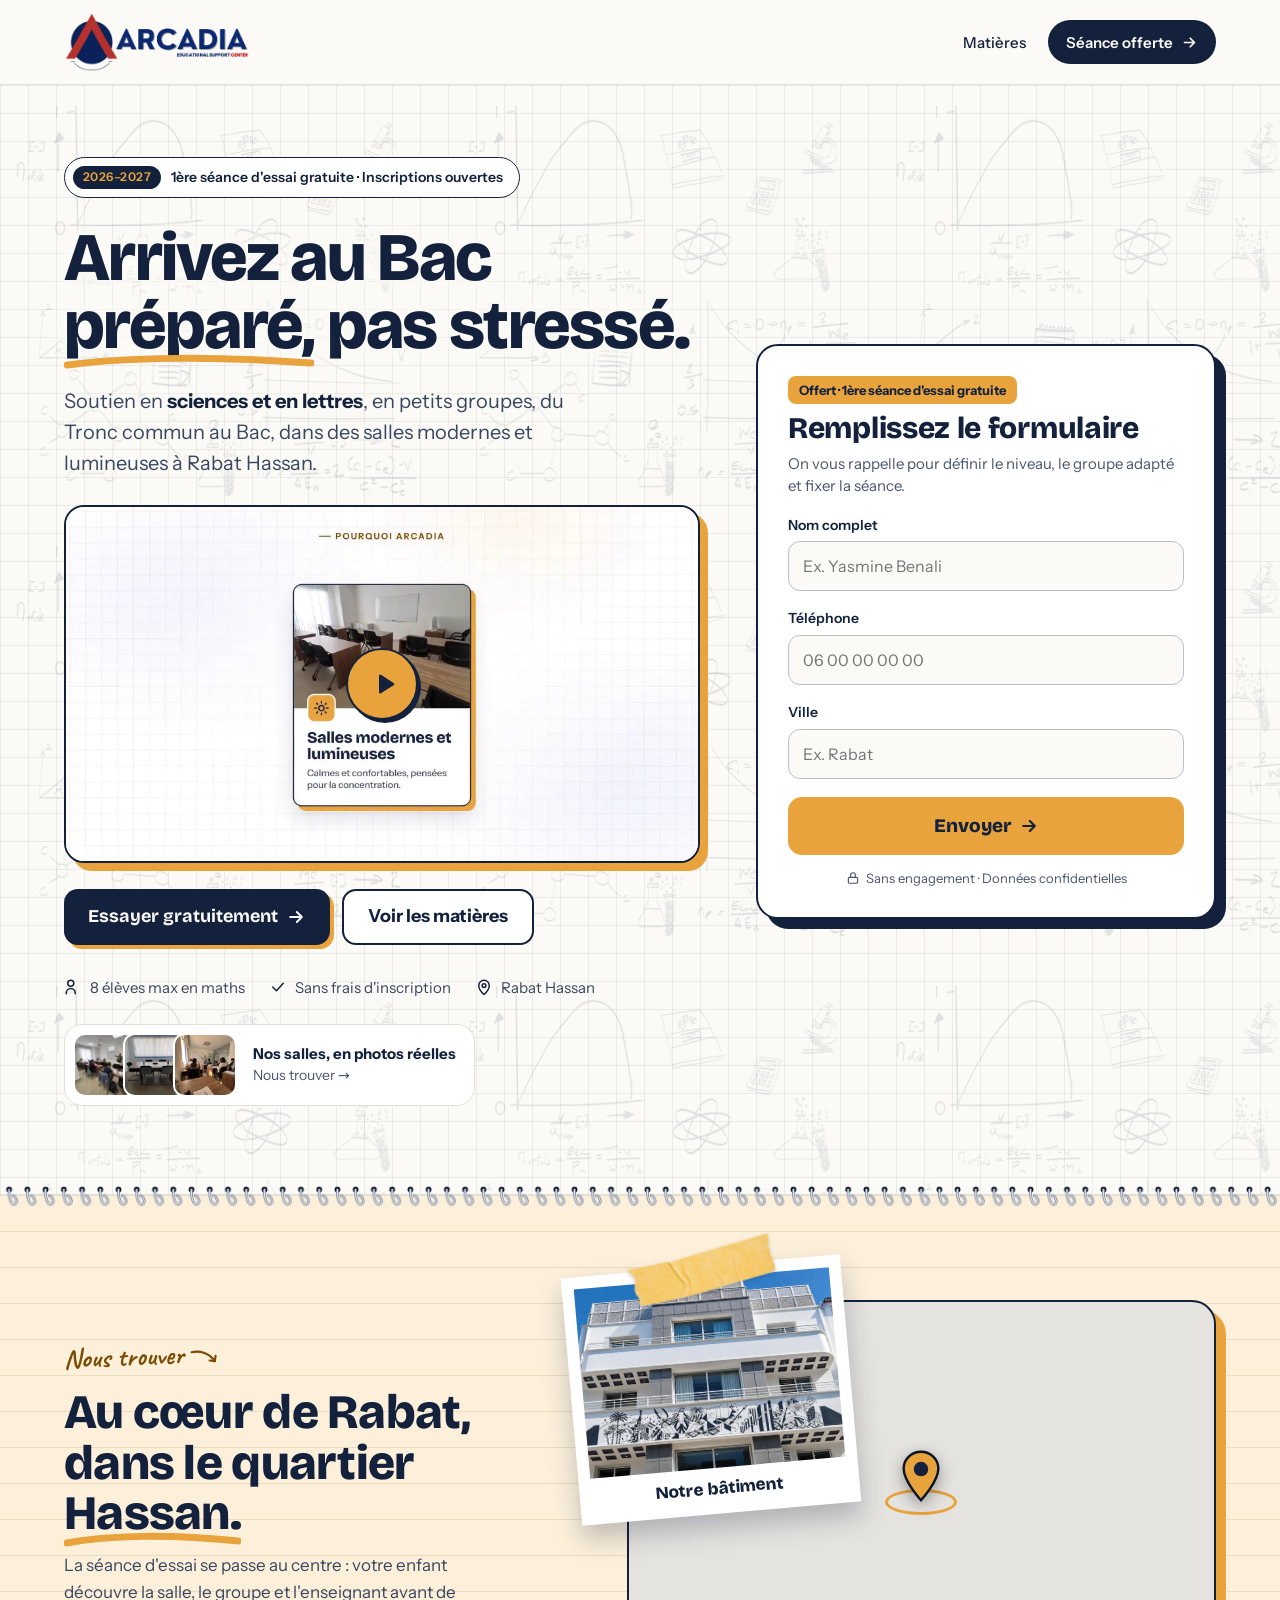
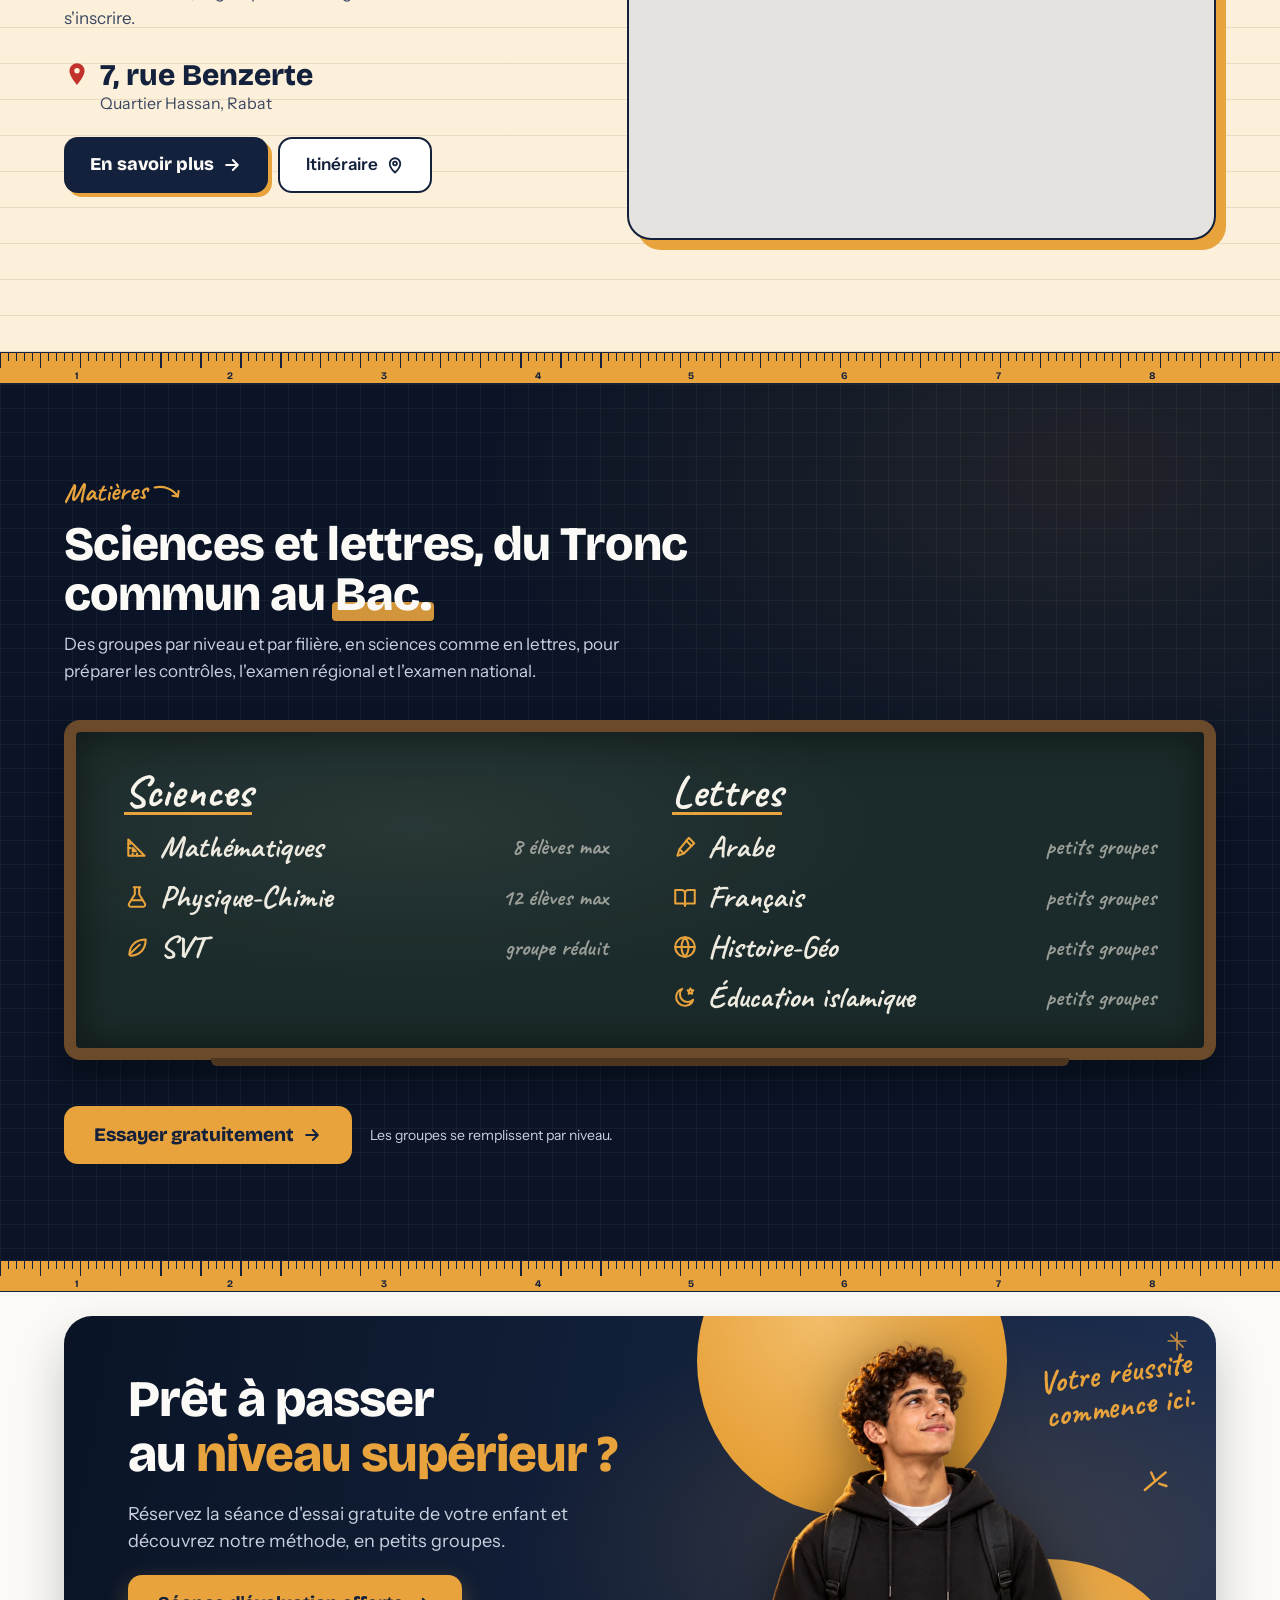
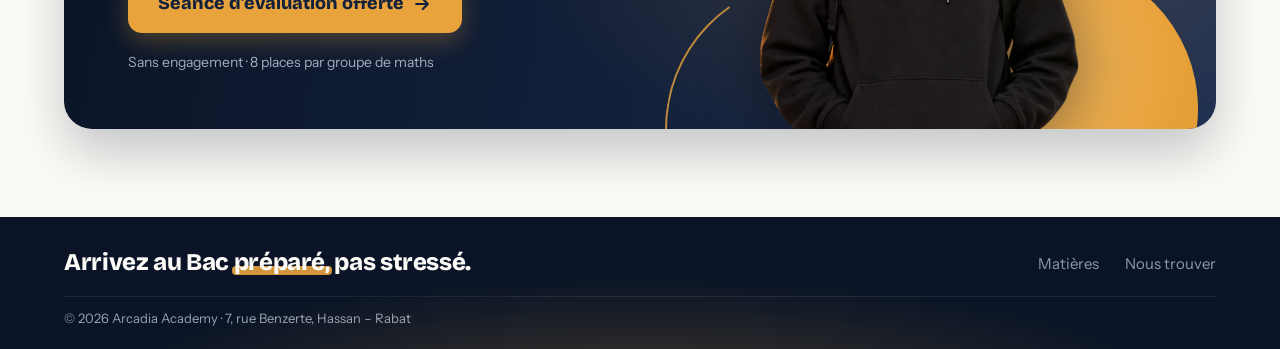
<file: bac/index.html>
<!DOCTYPE html>
<html lang="fr" data-version="v3">
<head>
<meta charset="utf-8">
<!-- GÉNÉRÉ par scripts/build-versions.cjs à partir de index.html — ne pas modifier ce fichier à la main. -->
<meta name="robots" content="noindex, follow">
<meta name="viewport" content="width=device-width, initial-scale=1, viewport-fit=cover">
<title>1ère séance d'essai gratuite – Arcadia Academy, soutien scolaire à Rabat Hassan · Bac</title>
<meta name="description" content="Maths, Physique-Chimie et SVT en petits groupes (8 élèves max en maths) dans des salles modernes à Rabat Hassan. Tronc commun, 1ère et 2ème Bac, sciences et lettres. Sans frais d'inscription. 1ère séance d'essai gratuite.">
<meta name="theme-color" content="#13213C">
<meta property="og:type" content="website">
<meta property="og:locale" content="fr_MA">
<meta property="og:site_name" content="Arcadia Academy">
<meta property="og:title" content="Arrivez au Bac préparé, pas stressé – Arcadia Academy Rabat">
<meta property="og:description" content="Petits groupes (8 élèves max en maths, 12 en physique), salles modernes et lumineuses, sans frais d'inscription. 1ère séance d'essai gratuite.">
<link rel="icon" type="image/png" sizes="32x32" href="../assets/img/favicon-32.png">
<link rel="icon" type="image/png" sizes="64x64" href="../assets/img/favicon.png">
<link rel="apple-touch-icon" href="../assets/img/apple-touch-icon.png">
<!-- Polices auto-hébergées (assets/fonts) : préchargées pour éviter le changement de police au premier affichage. -->
<link rel="preload" href="../assets/fonts/bricolage-grotesque.woff2" as="font" type="font/woff2" crossorigin>
<link rel="preload" href="../assets/fonts/instrument-sans.woff2" as="font" type="font/woff2" crossorigin>
<link rel="preconnect" href="https://connect.facebook.net">
<link rel="stylesheet" href="../assets/styles.css?v=0d6e765c">
<script src="../assets/config.js"></script>
<script src="../assets/tracking.js?v=a8ee02d3"></script>
</head>
<body class="has-sticky">
<!-- Meta Pixel (sans JavaScript) — le pixel JS est chargé par assets/tracking.js -->
<noscript><img height="1" width="1" style="display:none" alt="" src="https://www.facebook.com/tr?id=1651037729770097&amp;ev=PageView&amp;noscript=1"></noscript>

<!-- TOP BAR -->
<header class="site-header">
  <div class="container">
    <a class="brand" href="#top" aria-label="Arcadia Academy – haut de page">
      <img class="brand-lockup" src="../assets/img/logo-arcadia-esc.webp" alt="Arcadia – Educational Support Center" width="437" height="142" fetchpriority="high">
    </a>
    <nav class="site-nav" aria-label="Sections">
      <a class="nav-link" href="#matieres">Matières</a>
      <a class="nav-cta" href="#inscription">
        Séance offerte
        <svg class="d-only" aria-hidden="true" width="17" height="17" viewBox="0 0 24 24" fill="none" stroke="currentColor" stroke-width="2.4" stroke-linecap="round" stroke-linejoin="round"><path d="M5 12h14M13 6l6 6-6 6"/></svg>
      </a>
    </nav>
  </div>
</header>

<main id="top">

<!-- HERO -->
<section class="hero grid-paper">

  <div class="container hero-inner">
    <div class="hero-copy">
      <span class="pill">
        <span class="pill-tag"><span class="d-only">2026–2027</span><span class="m-only">2026–27</span></span>
        <span>1ère séance d'essai gratuite<span class="d-only"> · Inscriptions ouvertes</span></span>
      </span>
      <h1>Arrivez au Bac <span class="underline">préparé,<svg aria-hidden="true" viewBox="0 0 200 16" preserveAspectRatio="none"><path d="M3 11 C 50 3, 120 2, 197 9" fill="none" stroke="#E8A33D" stroke-width="7" stroke-linecap="round"/></svg></span> <span class="nowrap">pas stressé.</span></h1>
      <p class="hero-lead"><span class="d-only">Soutien en <strong>sciences et en lettres</strong>, en petits groupes, du Tronc commun au Bac, dans des salles modernes et lumineuses à Rabat Hassan.</span><span class="m-only"><strong>Sciences et lettres</strong> en petits groupes, du Tronc commun au Bac, dans des salles modernes à Rabat Hassan.</span></p>

      <!-- VIDÉO DE PRÉSENTATION (VSL) — hébergée sur Wistia (média 93szc98pp0), suivi dans assets/video.js -->
      <!-- Aperçu léger : le lecteur Wistia ne se charge qu'après le chargement de la page ou au clic (assets/video.js). -->
      <div id="video" class="vsl-frame" data-wistia="93szc98pp0">
        <button type="button" class="vsl-facade" aria-label="Lire la vidéo de présentation">
          <img src="../assets/img/video-poster.webp" alt="" width="960" height="540" fetchpriority="high" decoding="async">
          <span class="vsl-play" aria-hidden="true"><svg width="30" height="30" viewBox="0 0 24 24" fill="currentColor"><path d="M8 5.5v13a1 1 0 0 0 1.5.9l10.2-6.5a1 1 0 0 0 0-1.8L9.5 4.6A1 1 0 0 0 8 5.5z"/></svg></span>
        </button>
      </div>

      <div class="hero-ctas">
        <a class="btn btn-navy" href="#inscription">Essayer gratuitement
          <svg aria-hidden="true" width="20" height="20" viewBox="0 0 24 24" fill="none" stroke="currentColor" stroke-width="2.4" stroke-linecap="round" stroke-linejoin="round"><path d="M5 12h14M13 6l6 6-6 6"/></svg>
        </a>
        <a class="btn btn-outline" href="#matieres">Voir les matières</a>
      </div>

      <div class="hero-meta d-only">
        <span><svg aria-hidden="true" width="18" height="18" viewBox="0 0 24 24" fill="none" stroke="#13213C" stroke-width="2" stroke-linecap="round" stroke-linejoin="round"><circle cx="9" cy="7" r="4"/><path d="M3 21v-1a6 6 0 0 1 12 0v1"/></svg><span>8 élèves max en maths</span></span>
        <span><svg aria-hidden="true" width="18" height="18" viewBox="0 0 24 24" fill="none" stroke="#13213C" stroke-width="2" stroke-linecap="round" stroke-linejoin="round"><path d="m5 12 5 5 9-10"/></svg>Sans frais d'inscription</span>
        <span><svg aria-hidden="true" width="18" height="18" viewBox="0 0 24 24" fill="none" stroke="#13213C" stroke-width="2" stroke-linecap="round" stroke-linejoin="round"><path d="M12 22s-7-6.2-7-12a7 7 0 0 1 14 0c0 5.8-7 12-7 12z"/><circle cx="12" cy="10" r="2.5"/></svg>Rabat Hassan</span>
      </div>

      <a class="hero-photos d-only" href="#adresse">
        <span class="hero-photos-row" aria-hidden="true">
          <img src="../assets/img/cours-tableau.webp" alt="" width="1024" height="1024" loading="lazy" decoding="async">
          <img src="../assets/img/salle-petit-groupe.webp" alt="" width="800" height="800" loading="lazy" decoding="async">
          <img src="../assets/img/cours-classe.webp" alt="" width="800" height="800" loading="lazy" decoding="async">
        </span>
        <span class="hero-photos-copy"><strong>Nos salles, en photos réelles</strong><span>Nous trouver →</span></span>
      </a>
    </div>

    <!-- FORM CARD -->
    <div id="inscription" class="form-card">
      <form class="lead-form" data-lead-form="hero" novalidate>
        <!-- ÉTAPE 1 — envoi webhook statut "partiel" -->
        <div class="form-step" data-step="1">
          <div class="form-head">
            <span class="offer-tag">Offert · 1ère séance d'essai gratuite</span>
            <h2>Remplissez le formulaire</h2>
            <p class="d-only">On vous rappelle pour définir le niveau, le groupe adapté et fixer la séance.</p>
          </div>

          <div class="field">
            <label for="f-nom">Nom complet</label>
            <input id="f-nom" name="nom" type="text" autocomplete="name" placeholder="Ex. Yasmine Benali" required aria-describedby="f-nom-err">
            <span class="field-error" id="f-nom-err" role="alert"></span>
          </div>
          <div class="field">
            <label for="f-tel">Téléphone</label>
            <input id="f-tel" name="telephone" type="tel" inputmode="tel" autocomplete="tel" placeholder="06 00 00 00 00" required aria-describedby="f-tel-err">
            <span class="field-error" id="f-tel-err" role="alert"></span>
          </div>
          <div class="field">
            <label for="f-ville">Ville</label>
            <input id="f-ville" name="ville" type="text" autocomplete="address-level2" placeholder="Ex. Rabat" required aria-describedby="f-ville-err">
            <span class="field-error" id="f-ville-err" role="alert"></span>
          </div>

          <div class="hp" aria-hidden="true">
            <label for="f-website">Ne pas remplir</label>
            <input id="f-website" name="website" type="text" tabindex="-1" autocomplete="off">
          </div>
        </div>

        <!-- ÉTAPE 2 — envoi webhook statut "total" puis page merci.
             Niveau → Filière (liste dans assets/form.js, FILIERES) → Matières. -->
        <div class="form-step" data-step="2" hidden>
          <div class="form-head">
            <div class="form-progress" aria-hidden="true"><span></span></div>
            <span class="offer-tag">Dernière étape</span>
            <h2 class="step2-title" tabindex="-1">Presque fini, <span data-lead-prenom></span>&nbsp;!</h2>
            <p>Niveau, filière et matières : on vous propose le bon groupe.</p>
          </div>

          <fieldset class="field">
            <legend>Niveau</legend>
            <div class="options">
              <label><input type="radio" name="niveau" value="T.Commun"><span>T.Commun</span></label>
              <label><input type="radio" name="niveau" value="1 Bac"><span>1 Bac</span></label>
              <label><input type="radio" name="niveau" value="2 Bac"><span>2 Bac</span></label>
              <label><input type="radio" name="niveau" value="Autre"><span>Autre</span></label>
            </div>
            <span class="field-error" data-error-for="niveau" role="alert"></span>
          </fieldset>

          <fieldset class="field" data-filiere-field hidden>
            <legend>Filière</legend>
            <div class="options" data-filieres></div>
            <span class="field-error" data-error-for="filiere" role="alert"></span>
          </fieldset>

          <fieldset class="field" data-matieres-field hidden>
            <legend>Matières d'intérêt <span class="legend-hint">(plusieurs choix possibles)</span></legend>
            <div class="savings" aria-live="polite">
              <p class="savings-t">Réduction<b aria-hidden="true"></b><span data-savings-label>Choisissez :</span></p>
              <div class="savings-bar" aria-hidden="true"><i></i><i></i><i></i><i></i></div>
              <p class="savings-hint" data-savings-hint>Plus vous choisissez de matières, plus la réduction est grande.</p>
            </div>
            <span class="chips-group">Matières scientifiques</span>
            <div class="subject-list">
              <label class="subject-row"><input type="checkbox" name="matieres" value="Mathématiques" data-cat="sci"><span class="subject-ico" style="--c:#3557C9"><svg aria-hidden="true" focusable="false"xmlns="http://www.w3.org/2000/svg"width="20"height="20"viewBox="0 0 24 24"fill="none"stroke="currentColor"stroke-width="1.8"stroke-linecap="round"stroke-linejoin="round"><path stroke="none" d="M0 0h24v24H0z" fill="none"/><path d="M3 19a2 2 0 0 0 2 2c2 0 2 -4 3 -9s1 -9 3 -9a2 2 0 0 1 2 2" /><path d="M5 12h6" /><path d="M15 12l6 6" /><path d="M15 18l6 -6" /></svg></span><span class="subject-name">Mathématiques</span><span class="subject-box" aria-hidden="true"></span></label>
              <label class="subject-row"><input type="checkbox" name="matieres" value="Physique-chimie" data-cat="sci"><span class="subject-ico" style="--c:#C27612"><svg aria-hidden="true" focusable="false"xmlns="http://www.w3.org/2000/svg"width="20"height="20"viewBox="0 0 24 24"fill="none"stroke="currentColor"stroke-width="1.8"stroke-linecap="round"stroke-linejoin="round"><path stroke="none" d="M0 0h24v24H0z" fill="none"/><path d="M12 12v.01" /><path d="M19.071 4.929c-1.562 -1.562 -6 .337 -9.9 4.243c-3.905 3.905 -5.804 8.337 -4.242 9.9c1.562 1.561 6 -.338 9.9 -4.244c3.905 -3.905 5.804 -8.337 4.242 -9.9" /><path d="M4.929 4.929c-1.562 1.562 .337 6 4.243 9.9c3.905 3.905 8.337 5.804 9.9 4.242c1.561 -1.562 -.338 -6 -4.244 -9.9c-3.905 -3.905 -8.337 -5.804 -9.9 -4.242" /></svg></span><span class="subject-name">Physique-chimie</span><span class="subject-box" aria-hidden="true"></span></label>
              <label class="subject-row"><input type="checkbox" name="matieres" value="SVT" data-cat="sci"><span class="subject-ico" style="--c:#2C7A4B"><svg aria-hidden="true" focusable="false"xmlns="http://www.w3.org/2000/svg"width="20"height="20"viewBox="0 0 24 24"fill="none"stroke="currentColor"stroke-width="1.8"stroke-linecap="round"stroke-linejoin="round"><path stroke="none" d="M0 0h24v24H0z" fill="none"/><path d="M5 21h14" /><path d="M6 18h2" /><path d="M7 18v3" /><path d="M9 11l3 3l6 -6l-3 -3z" /><path d="M10.5 12.5l-1.5 1.5" /><path d="M17 3l3 3" /><path d="M12 21a6 6 0 0 0 3.715 -10.712" /></svg></span><span class="subject-name">SVT</span><span class="subject-box" aria-hidden="true"></span></label>
            </div>
            <span class="chips-group">Matières littéraires</span>
            <div class="subject-list">
              <label class="subject-row"><input type="checkbox" name="matieres" value="Arabe" data-cat="lit"><span class="subject-ico" style="--c:#8A4FB0"><svg aria-hidden="true" focusable="false"xmlns="http://www.w3.org/2000/svg"width="20"height="20"viewBox="0 0 24 24"fill="none"stroke="currentColor"stroke-width="1.8"stroke-linecap="round"stroke-linejoin="round"><path stroke="none" d="M0 0h24v24H0z" fill="none"/><path d="M3 19a9 9 0 0 1 9 0a9 9 0 0 1 9 0" /><path d="M3 6a9 9 0 0 1 9 0a9 9 0 0 1 9 0" /><path d="M3 6l0 13" /><path d="M12 6l0 13" /><path d="M21 6l0 13" /></svg></span><span class="subject-name">Arabe</span><span class="subject-box" aria-hidden="true"></span></label>
              <label class="subject-row"><input type="checkbox" name="matieres" value="Français" data-cat="lit"><span class="subject-ico" style="--c:#4E56C2"><svg aria-hidden="true" focusable="false"xmlns="http://www.w3.org/2000/svg"width="20"height="20"viewBox="0 0 24 24"fill="none"stroke="currentColor"stroke-width="1.8"stroke-linecap="round"stroke-linejoin="round"><path stroke="none" d="M0 0h24v24H0z" fill="none"/><path d="M6 10h2a2 2 0 0 1 2 2v5h-3a2 2 0 1 1 0 -4h3" /><path d="M14 7v10" /><path d="M14 10m0 2a2 2 0 0 1 2 -2h1a2 2 0 0 1 2 2v3a2 2 0 0 1 -2 2h-1a2 2 0 0 1 -2 -2z" /></svg></span><span class="subject-name">Français</span><span class="subject-box" aria-hidden="true"></span></label>
              <label class="subject-row"><input type="checkbox" name="matieres" value="Histoire-Géographie" data-cat="lit"><span class="subject-ico" style="--c:#B4532F"><svg aria-hidden="true" focusable="false"xmlns="http://www.w3.org/2000/svg"width="20"height="20"viewBox="0 0 24 24"fill="none"stroke="currentColor"stroke-width="1.8"stroke-linecap="round"stroke-linejoin="round"><path stroke="none" d="M0 0h24v24H0z" fill="none"/><path d="M3 12a9 9 0 1 0 18 0a9 9 0 0 0 -18 0" /><path d="M3.6 9h16.8" /><path d="M3.6 15h16.8" /><path d="M11.5 3a17 17 0 0 0 0 18" /><path d="M12.5 3a17 17 0 0 1 0 18" /></svg></span><span class="subject-name">Histoire-Géographie</span><span class="subject-box" aria-hidden="true"></span></label>
              <label class="subject-row"><input type="checkbox" name="matieres" value="Éducation islamique" data-cat="lit"><span class="subject-ico" style="--c:#1F7A70"><svg aria-hidden="true" focusable="false"xmlns="http://www.w3.org/2000/svg"width="20"height="20"viewBox="0 0 24 24"fill="none"stroke="currentColor"stroke-width="1.8"stroke-linecap="round"stroke-linejoin="round"><path stroke="none" d="M0 0h24v24H0z" fill="none"/><path d="M3 21h7v-2a2 2 0 1 1 4 0v2h7" /><path d="M4 21v-10" /><path d="M20 21v-10" /><path d="M4 16h3v-3h10v3h3" /><path d="M17 13a5 5 0 0 0 -10 0" /><path d="M21 10.5c0 -.329 -.077 -.653 -.224 -.947l-.776 -1.553l-.776 1.553a2.118 2.118 0 0 0 -.224 .947a.5 .5 0 0 0 .5 .5h1a.5 .5 0 0 0 .5 -.5z" /><path d="M5 10.5c0 -.329 -.077 -.653 -.224 -.947l-.776 -1.553l-.776 1.553a2.118 2.118 0 0 0 -.224 .947a.5 .5 0 0 0 .5 .5h1a.5 .5 0 0 0 .5 -.5z" /><path d="M12 2a2 2 0 1 0 2 2" /><path d="M12 6v2" /></svg></span><span class="subject-name">Éducation islamique</span><span class="subject-box" aria-hidden="true"></span></label>
            </div>
            <span class="field-error" data-error-for="matieres" role="alert"></span>
          </fieldset>
        </div>

        <div class="form-alert" role="alert" hidden>
          <p class="form-alert-msg"></p>
        </div>

        <button type="submit" class="btn btn-accent form-submit"><span class="form-submit-label">Envoyer</span>
          <svg class="arrow" aria-hidden="true" width="20" height="20" viewBox="0 0 24 24" fill="none" stroke="currentColor" stroke-width="2.6" stroke-linecap="round" stroke-linejoin="round"><path d="M5 12h14M13 6l6 6-6 6"/></svg>
          <span class="spinner" aria-hidden="true"></span>
        </button>
        <p class="form-note"><svg aria-hidden="true" width="14" height="14" viewBox="0 0 24 24" fill="none" stroke="currentColor" stroke-width="2" stroke-linecap="round" stroke-linejoin="round"><rect x="4" y="11" width="16" height="10" rx="2"/><path d="M8 11V7a4 4 0 0 1 8 0v4"/></svg>Sans engagement · Données confidentielles</p>
        <button type="button" class="form-back" hidden>← Modifier mes informations</button>
      </form>
    </div>
  </div>
</section>

<!-- SÉPARATEUR — reliure de cahier à spirale, à cheval entre le hero et les chiffres -->
<div class="spiral-sep" aria-hidden="true">
  <svg viewBox="0 0 1440 28" preserveAspectRatio="xMinYMid slice" focusable="false">
    <defs>
      <pattern id="spiral-ring" width="48" height="72" patternUnits="userSpaceOnUse" patternTransform="scale(.38)">
        <circle cx="24" cy="20" r="7.5" fill="#0A1426"/>
        <path d="M24 20 C 22 44, 30 62, 40 58 C 47 55, 44 40, 34 36" fill="none" stroke="#7D879C" stroke-width="7" stroke-linecap="round"/>
        <path d="M24 20 C 22 44, 30 62, 40 58 C 47 55, 44 40, 34 36" fill="none" stroke="#E3E6EE" stroke-width="2.6" stroke-linecap="round"/>
      </pattern>
    </defs>
    <rect width="1440" height="28" fill="url(#spiral-ring)"/>
  </svg>
</div>

<!-- NOUS TROUVER — carte (non cliquable) + photo du bâtiment en polaroid scotché, après le carrousel -->
<section id="adresse" class="find find-lined" aria-labelledby="find-title">
  <div class="container find-inner">
    <div class="find-head">
      <span class="eyebrow">Nous trouver</span>
      <h2 id="find-title" class="section-title">Au cœur de Rabat, dans le quartier <span class="underline">Hassan.<svg aria-hidden="true" viewBox="0 0 200 16" preserveAspectRatio="none"><path d="M3 11 C 50 3, 120 2, 197 9" fill="none" stroke="#E8A33D" stroke-width="7" stroke-linecap="round"/></svg></span></h2>
      <p class="find-intro">La séance d'essai se passe au centre : votre enfant découvre la salle, le groupe et l'enseignant avant de s'inscrire.</p>
    </div>

    <div class="find-visual">
      <figure class="find-pola">
        <span class="find-tape" aria-hidden="true"></span>
        <img src="../assets/img/facade-arcadia-800.webp" alt="Le bâtiment d'Arcadia Academy, 7 rue Benzerte à Rabat Hassan" width="800" height="470" loading="lazy" decoding="async">
        <figcaption>Notre bâtiment</figcaption>
      </figure>
      <div class="find-map">
        <iframe title="Carte : Arcadia Academy, 7 rue Benzerte, Hassan, Rabat" src="https://maps.google.com/maps?q=7%20Rue%20Benzerte%2C%20Hassan%2C%20Rabat%2C%20Maroc&amp;z=16&amp;output=embed" loading="lazy" referrerpolicy="no-referrer-when-downgrade" tabindex="-1" aria-hidden="true"></iframe>
        <span class="find-ring" aria-hidden="true"></span>
        <svg class="find-pin" viewBox="0 0 24 30" aria-hidden="true"><path d="M12 1C6.5 1 2 5.3 2 10.8 2 18 12 29 12 29s10-11 10-18.2C22 5.3 17.5 1 12 1z" fill="#E8A33D" stroke="#0A1426" stroke-width="1.4"/><circle cx="12" cy="11" r="4.2" fill="#13213C"/></svg>
      </div>
    </div>

    <div class="find-info">
      <p class="find-addr">
        <svg aria-hidden="true" width="26" height="26" viewBox="0 0 24 24" fill="#C2312B"><path d="M12 2a7 7 0 0 0-7 7c0 5.2 7 13 7 13s7-7.8 7-13a7 7 0 0 0-7-7zm0 9.5A2.5 2.5 0 1 1 12 6.5a2.5 2.5 0 0 1 0 5z"/></svg>
        <span><strong>7, rue Benzerte</strong>Quartier Hassan, Rabat</span>
      </p>
      <div class="find-btns">
        <a class="btn btn-navy" href="#inscription" data-cta="adresse">En savoir plus
          <svg aria-hidden="true" width="20" height="20" viewBox="0 0 24 24" fill="none" stroke="currentColor" stroke-width="2.4" stroke-linecap="round" stroke-linejoin="round"><path d="M5 12h14M13 6l6 6-6 6"/></svg>
        </a>
        <a class="btn btn-outline" href="#inscription" data-cta="itineraire">Itinéraire
          <svg aria-hidden="true" width="18" height="18" viewBox="0 0 24 24" fill="none" stroke="currentColor" stroke-width="2.4" stroke-linecap="round" stroke-linejoin="round"><path d="M12 22s-7-6.2-7-12a7 7 0 0 1 14 0c0 5.8-7 12-7 12z"/><circle cx="12" cy="10" r="2.5"/></svg>
        </a>
      </div>
    </div>
  </div>
</section>

<!-- SÉPARATEUR — règle graduée (1 → 8, clin d'œil aux 8 élèves max), entre « Nous trouver » et « Matières » -->
<div class="ruler-sep" aria-hidden="true"><span style="left:6%">1</span><span style="left:18%">2</span><span style="left:30%">3</span><span style="left:42%">4</span><span style="left:54%">5</span><span style="left:66%">6</span><span style="left:78%">7</span><span style="left:90%">8</span></div>

<!-- MATIÈRES — fond nuit, les matières écrites à la craie sur un tableau noir (sciences à gauche, lettres à droite) -->
<section id="matieres" class="mat" aria-labelledby="mat-title">
  <div class="container mat-in">
    <div class="mat-head">
      <span class="eyebrow">Matières</span>
      <h2 id="mat-title" class="section-title">Sciences et lettres, du Tronc commun au <span class="mat-mark">Bac.</span></h2>
      <p class="mat-intro">Des groupes par niveau et par filière, en sciences comme en lettres, pour préparer les contrôles, l'examen régional et l'examen national.</p>
    </div>
    <div class="mat-board">
      <div class="mat-cols">
        <div>
          <h3>Sciences</h3>
          <ul><li><svg viewBox="0 0 24 24" fill="none" stroke="currentColor" stroke-width="1.9" stroke-linecap="round" stroke-linejoin="round" aria-hidden="true"><path d="M4 20V5l15 15H4z"/><path d="M8 16v-3l3 3H8z"/><path d="M4 9h2M4 13h2M8 20v-2M12 20v-2"/></svg><span>Mathématiques</span><small>8 élèves max</small></li><li><svg viewBox="0 0 24 24" fill="none" stroke="currentColor" stroke-width="1.9" stroke-linecap="round" stroke-linejoin="round" aria-hidden="true"><path d="M9 3h6M10 3v6.5L4.6 18.2A2 2 0 0 0 6.3 21h11.4a2 2 0 0 0 1.7-2.8L14 9.5V3"/><path d="M7.2 15h9.6"/></svg><span>Physique-Chimie</span><small>12 élèves max</small></li><li><svg viewBox="0 0 24 24" fill="none" stroke="currentColor" stroke-width="1.9" stroke-linecap="round" stroke-linejoin="round" aria-hidden="true"><path d="M5 19c0-8.3 5.8-14 15-14 0 9.2-5.7 15-14 15"/><path d="M5 19c3-3 6.5-6.5 9.5-9"/></svg><span>SVT</span><small>groupe réduit</small></li></ul>
        </div>
        <div>
          <h3>Lettres</h3>
          <ul><li><svg viewBox="0 0 24 24" fill="none" stroke="currentColor" stroke-width="1.9" stroke-linecap="round" stroke-linejoin="round" aria-hidden="true"><path d="M15.5 3.5 20.5 8.5 11 18l-6 2 2-6z"/><path d="m13 6 5 5"/><path d="M7 14l3 3"/></svg><span>Arabe</span><small>petits groupes</small></li><li><svg viewBox="0 0 24 24" fill="none" stroke="currentColor" stroke-width="1.9" stroke-linecap="round" stroke-linejoin="round" aria-hidden="true"><path d="M3 5.5h6a3 3 0 0 1 3 3V20a2 2 0 0 0-2-2H3z"/><path d="M21 5.5h-6a3 3 0 0 0-3 3V20a2 2 0 0 1 2-2h7z"/></svg><span>Français</span><small>petits groupes</small></li><li><svg viewBox="0 0 24 24" fill="none" stroke="currentColor" stroke-width="1.9" stroke-linecap="round" stroke-linejoin="round" aria-hidden="true"><circle cx="12" cy="12" r="9"/><path d="M3 12h18"/><path d="M12 3a14 14 0 0 1 0 18 14 14 0 0 1 0-18z"/></svg><span>Histoire-Géo</span><small>petits groupes</small></li><li><svg viewBox="0 0 24 24" fill="none" stroke="currentColor" stroke-width="1.9" stroke-linecap="round" stroke-linejoin="round" aria-hidden="true"><path d="M19.5 14.6A8 8 0 1 1 9.4 4.5a6.3 6.3 0 0 0 10.1 10.1z"/><path d="m17 4 .8 1.7 1.8.2-1.3 1.3.3 1.8-1.6-.9-1.6.9.3-1.8-1.3-1.3 1.8-.2z"/></svg><span>Éducation islamique</span><small>petits groupes</small></li></ul>
        </div>
      </div>
    </div>
    <div class="mat-cta">
      <a class="btn btn-accent" href="#inscription" data-cta="matieres">Essayer gratuitement
        <svg aria-hidden="true" width="20" height="20" viewBox="0 0 24 24" fill="none" stroke="currentColor" stroke-width="2.4" stroke-linecap="round" stroke-linejoin="round"><path d="M5 12h14M13 6l6 6-6 6"/></svg>
      </a>
      <small>Les groupes se remplissent par niveau.</small>
    </div>
  </div>
</section>

<!-- SÉPARATEUR — règle graduée, entre « Matières » et « Une élève concentrée » -->
<div class="ruler-sep" aria-hidden="true"><span style="left:6%">1</span><span style="left:18%">2</span><span style="left:30%">3</span><span style="left:42%">4</span><span style="left:54%">5</span><span style="left:66%">6</span><span style="left:78%">7</span><span style="left:90%">8</span></div>

<!-- FINAL CTA — bannière noire + or, élève détouré (classe final-cta gardée : form.js masque la barre mobile ici) -->
<section class="final-cta" aria-labelledby="final-title">
  <div class="container">
    <div class="cta-card">
      <div class="cta-copy">
        <h2 id="final-title">Prêt à passer<br>au <span>niveau supérieur ?</span></h2>
        <p>Réservez la séance d'essai gratuite de votre enfant et découvrez notre méthode, en petits groupes.</p>
        <a class="btn cta-btn" href="#inscription" data-cta="final">Séance d'évaluation offerte
          <svg aria-hidden="true" width="20" height="20" viewBox="0 0 24 24" fill="none" stroke="currentColor" stroke-width="2.6" stroke-linecap="round" stroke-linejoin="round"><path d="M5 12h14M13 6l6 6-6 6"/></svg>
        </a>
        <span class="cta-note">Sans engagement · 8 places par groupe de maths</span>
      </div>
      <div class="cta-visual" aria-hidden="true">
        <span class="cta-blob cta-blob--1"></span>
        <span class="cta-blob cta-blob--2"></span>
        <span class="cta-ring"></span>
        <img class="cta-student" src="../assets/img/eleve-cta.webp" alt="" width="800" height="960" loading="lazy" decoding="async">
        <p class="cta-hand">Votre réussite<br>commence ici.</p>
        <svg class="cta-doodle cta-doodle--1" viewBox="0 0 40 40"><path d="M6 30 L 32 8 M14 8 l 4 9 M24 22 l 9 3" fill="none" stroke="currentColor" stroke-width="3" stroke-linecap="round"/></svg>
        <svg class="cta-doodle cta-doodle--2" viewBox="0 0 40 40"><path d="M20 4 v 32 M4 20 h 32 M9 9 l 22 22" fill="none" stroke="currentColor" stroke-width="3" stroke-linecap="round"/></svg>
      </div>
    </div>
  </div>
</section>

</main>

<!-- FOOTER — halo ambre + slogan (la page merci garde son propre footer .site-footer) -->
<footer class="footer-halo">
  <div class="container footer-halo-in">
    <div class="footer-halo-top">
      <p class="footer-halo-slogan">Arrivez au Bac <span class="footer-halo-mark">préparé,</span> pas stressé.</p>
    <nav class="footer-halo-links" aria-label="Pied de page">
      <a href="#matieres">Matières</a>
      <a href="#adresse">Nous trouver</a>
    </nav>
    </div>
    <p class="footer-halo-legal">© 2026 Arcadia Academy · 7, rue Benzerte, Hassan – Rabat</p>
  </div>
</footer>

<!-- MOBILE STICKY CTA -->
<nav class="sticky-cta" aria-label="Réservation rapide">
  <a class="btn btn-accent" href="#inscription">Séance d'essai gratuite
    <svg aria-hidden="true" width="18" height="18" viewBox="0 0 24 24" fill="none" stroke="currentColor" stroke-width="2.6" stroke-linecap="round" stroke-linejoin="round"><path d="M5 12h14M13 6l6 6-6 6"/></svg>
  </a></nav>

<script src="../assets/testimonials.js?v=347a7732" defer></script>
<script src="../assets/form.js?v=a0471a9f" defer></script>
<script src="../assets/video.js?v=3052c77f" defer></script>
</body>
</html>
</file>
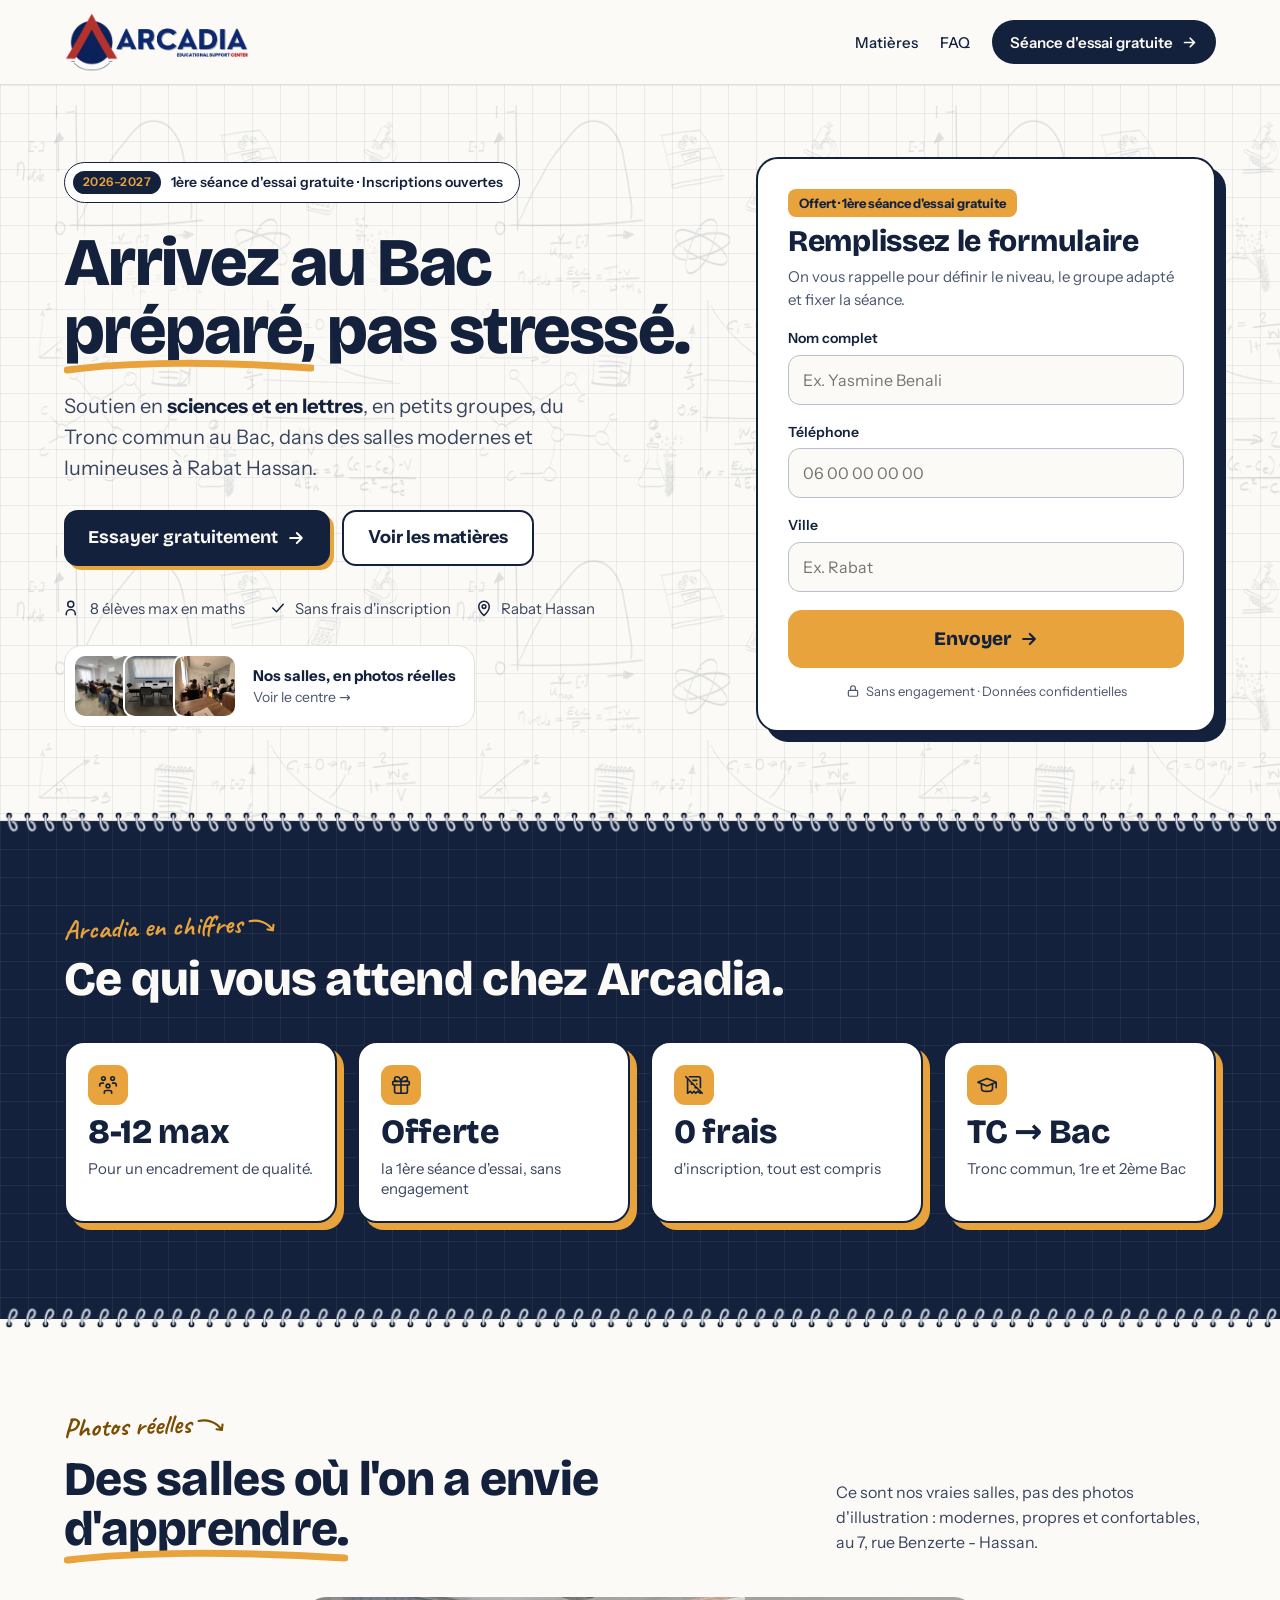
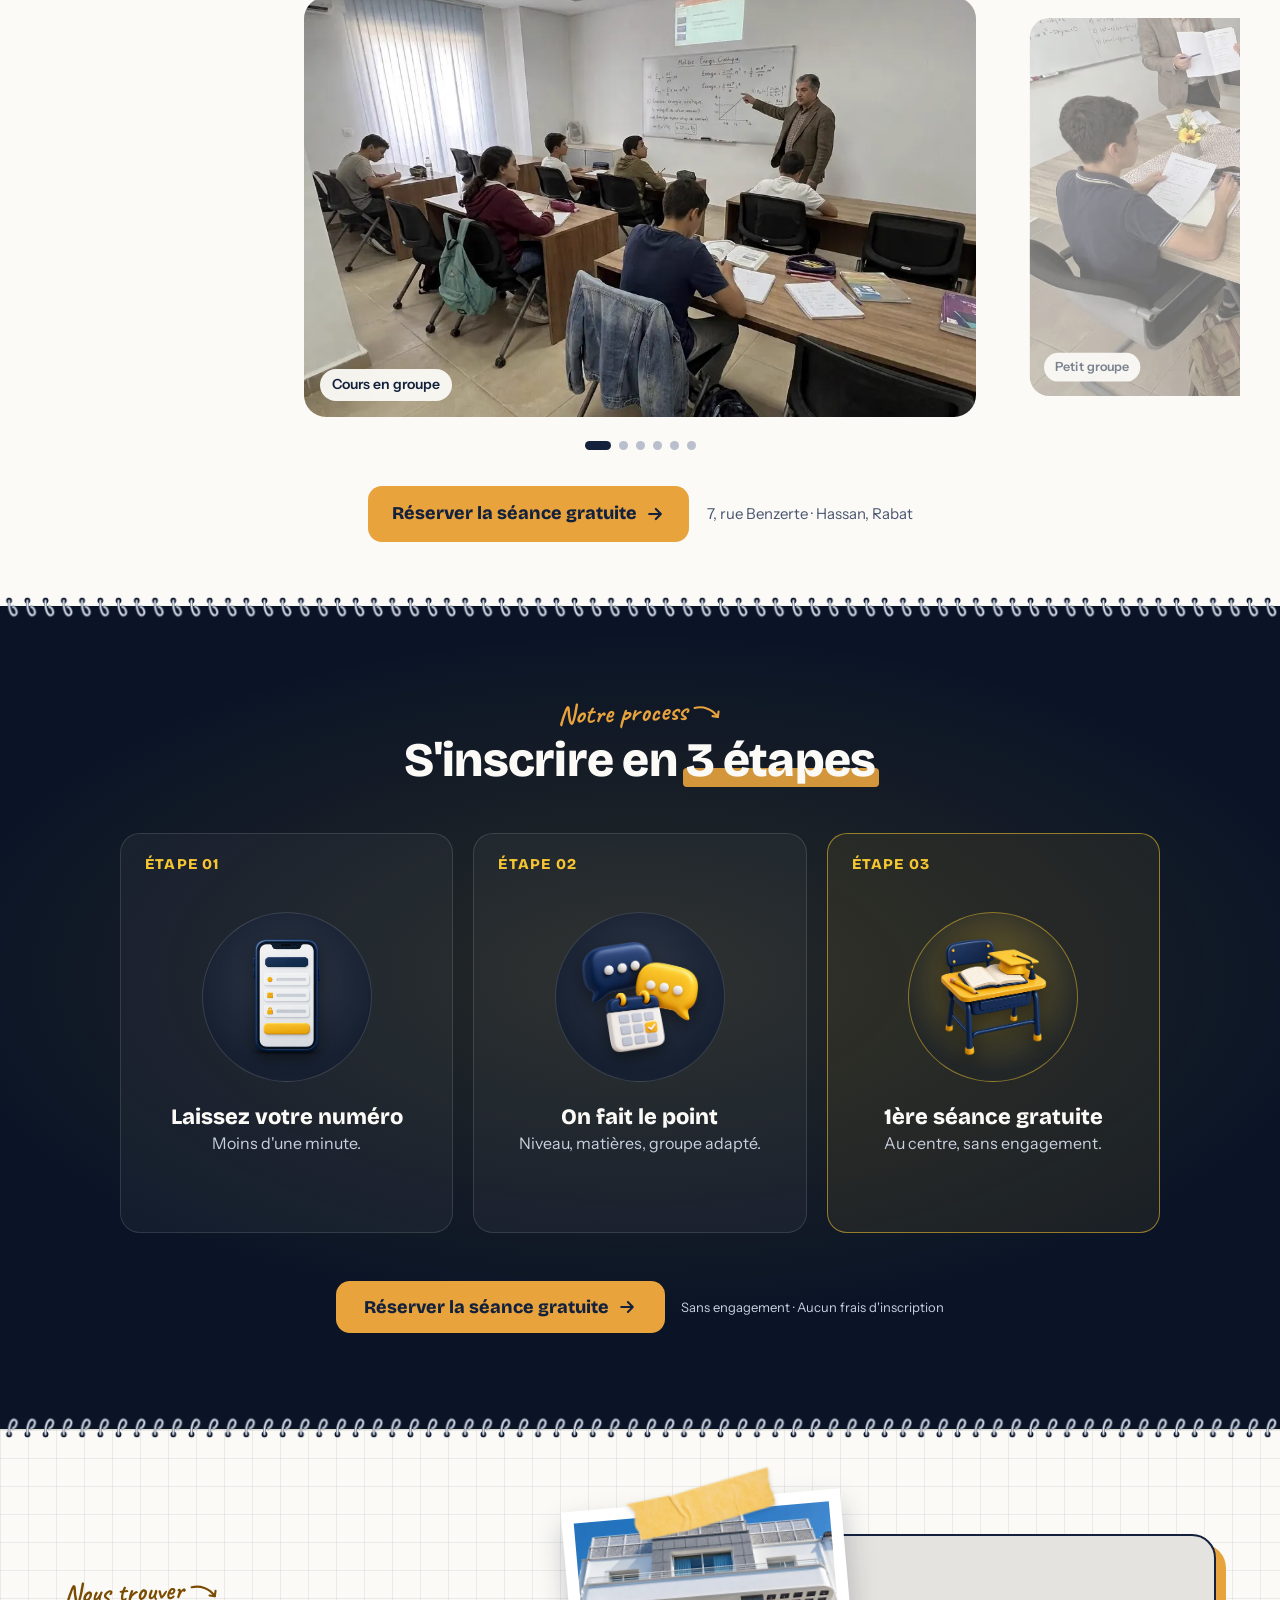
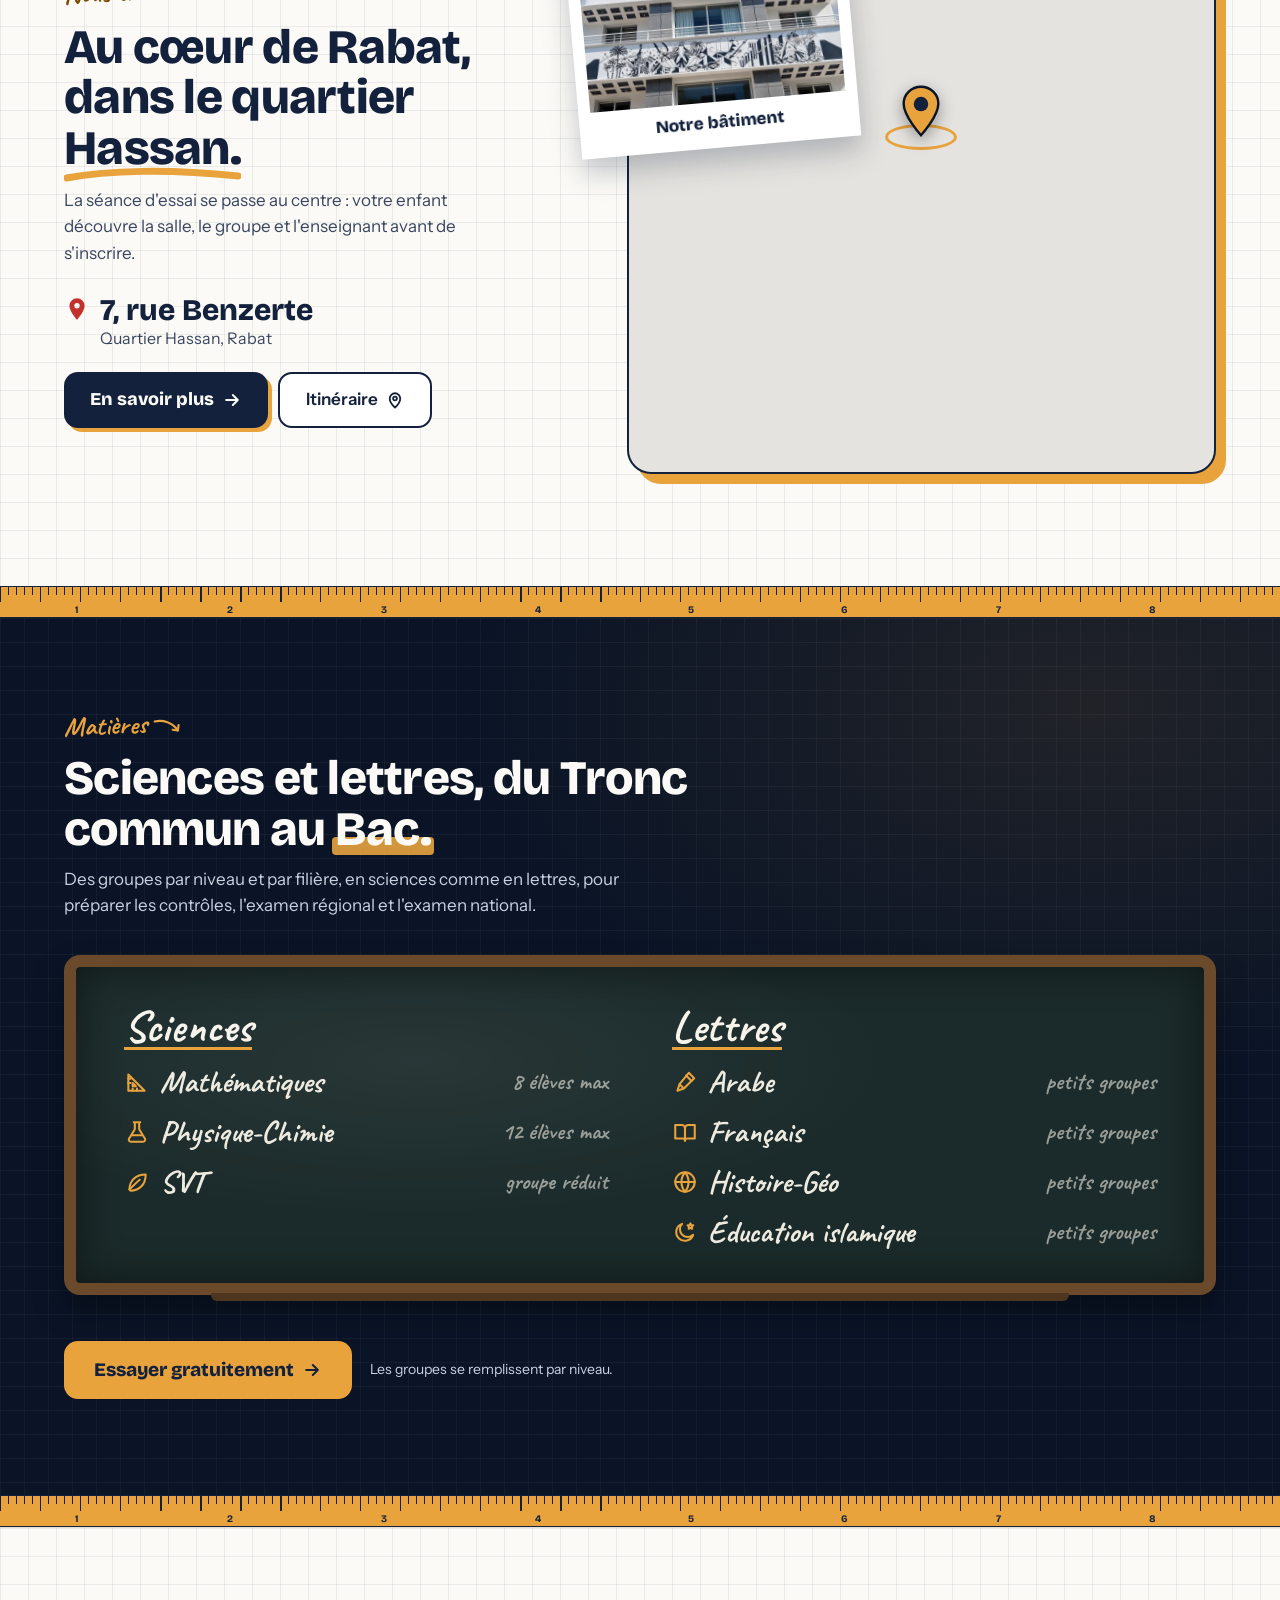
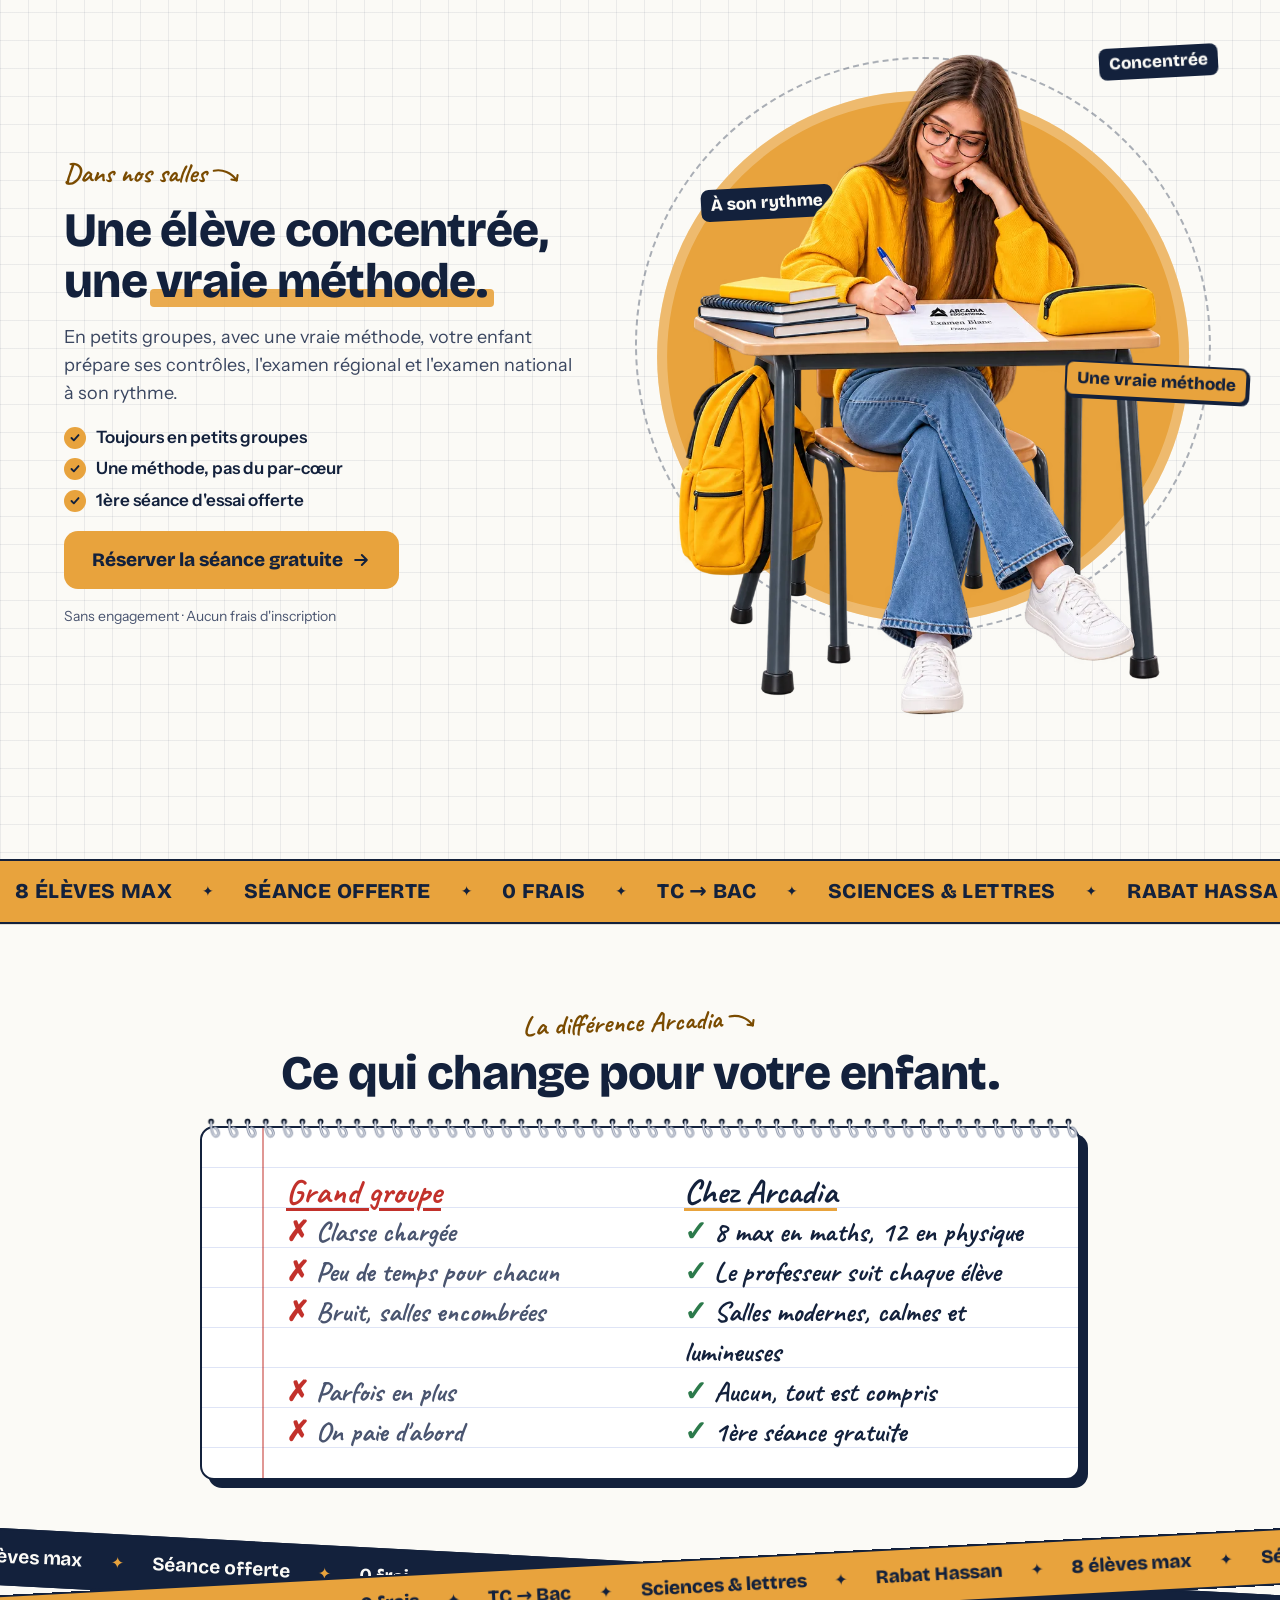
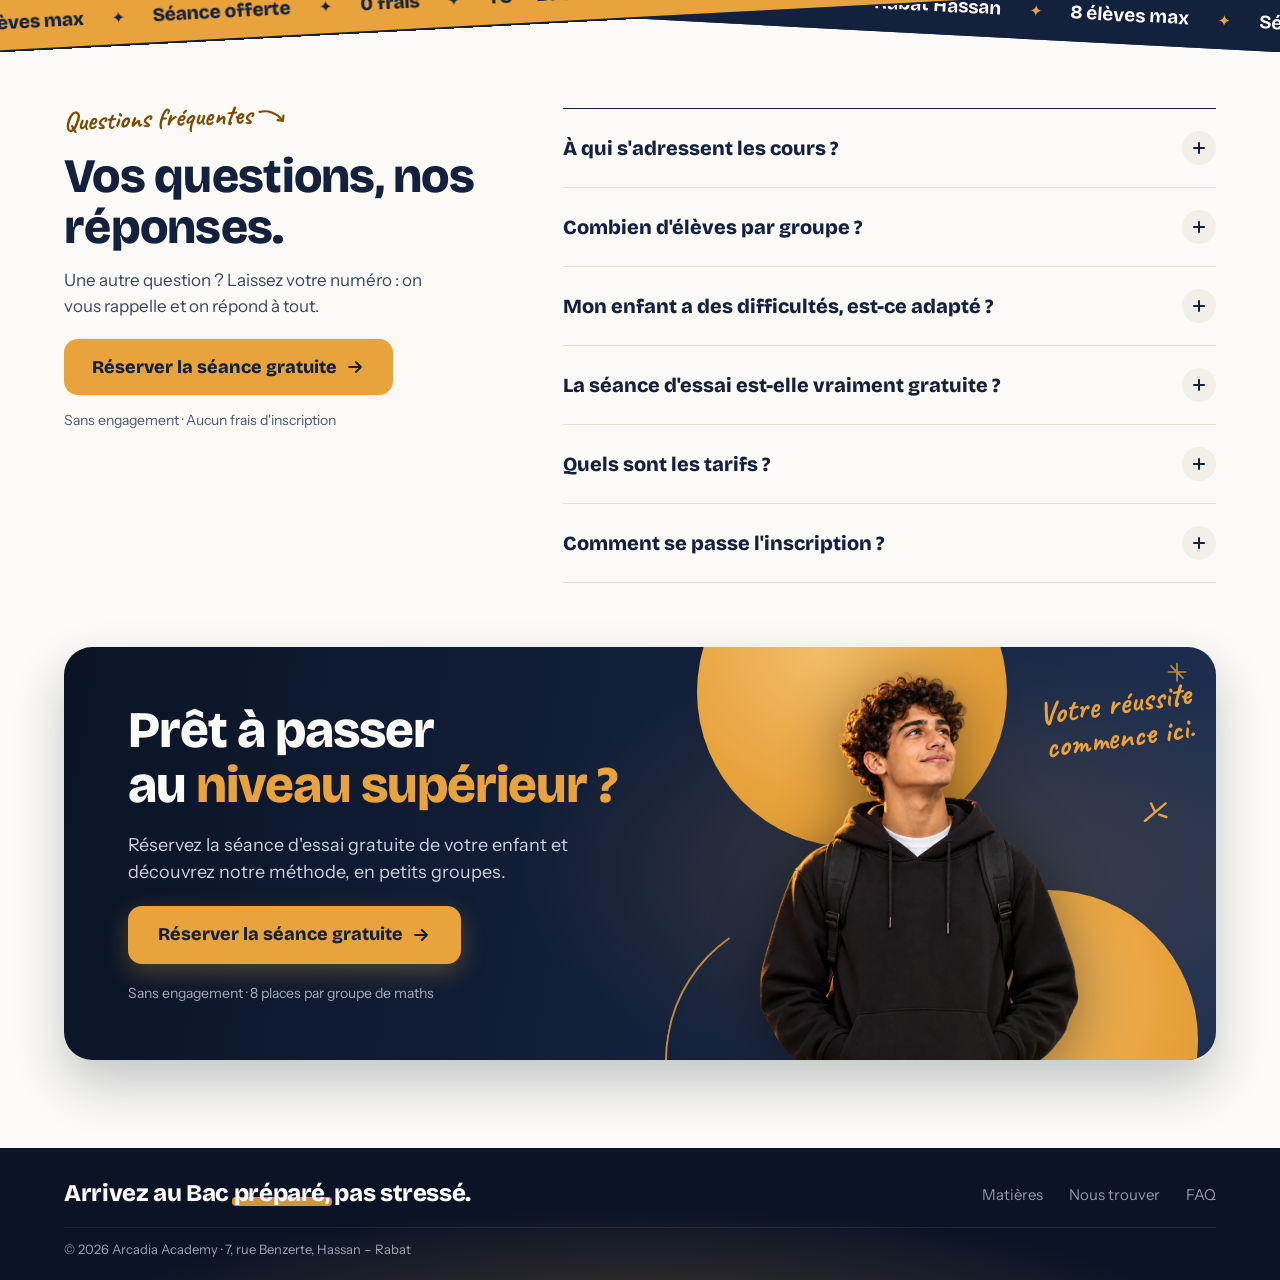
<file: form/index.html>
<!DOCTYPE html>
<html lang="fr" data-version="v2">
<head>
<meta charset="utf-8">
<!-- GÉNÉRÉ par scripts/build-versions.cjs à partir de index.html — ne pas modifier ce fichier à la main. -->
<meta name="robots" content="noindex, follow">
<meta name="viewport" content="width=device-width, initial-scale=1, viewport-fit=cover">
<title>1ère séance d'essai gratuite – Arcadia Academy, soutien scolaire à Rabat Hassan · Formulaire</title>
<meta name="description" content="Maths, Physique-Chimie et SVT en petits groupes (8 élèves max en maths) dans des salles modernes à Rabat Hassan. Tronc commun, 1ère et 2ème Bac, sciences et lettres. Sans frais d'inscription. 1ère séance d'essai gratuite.">
<meta name="theme-color" content="#13213C">
<meta property="og:type" content="website">
<meta property="og:locale" content="fr_MA">
<meta property="og:site_name" content="Arcadia Academy">
<meta property="og:title" content="Arrivez au Bac préparé, pas stressé – Arcadia Academy Rabat">
<meta property="og:description" content="Petits groupes (8 élèves max en maths, 12 en physique), salles modernes et lumineuses, sans frais d'inscription. 1ère séance d'essai gratuite.">
<link rel="icon" type="image/png" sizes="32x32" href="../assets/img/favicon-32.png">
<link rel="icon" type="image/png" sizes="64x64" href="../assets/img/favicon.png">
<link rel="apple-touch-icon" href="../assets/img/apple-touch-icon.png">
<!-- Polices auto-hébergées (assets/fonts) : préchargées pour éviter le changement de police au premier affichage. -->
<link rel="preload" href="../assets/fonts/bricolage-grotesque.woff2" as="font" type="font/woff2" crossorigin>
<link rel="preload" href="../assets/fonts/instrument-sans.woff2" as="font" type="font/woff2" crossorigin>
<link rel="preconnect" href="https://connect.facebook.net">
<link rel="stylesheet" href="../assets/styles.css?v=0d6e765c">
<script src="../assets/config.js"></script>
<script src="../assets/tracking.js?v=a8ee02d3"></script>
</head>
<body class="has-sticky">
<!-- Meta Pixel (sans JavaScript) — le pixel JS est chargé par assets/tracking.js -->
<noscript><img height="1" width="1" style="display:none" alt="" src="https://www.facebook.com/tr?id=1651037729770097&amp;ev=PageView&amp;noscript=1"></noscript>

<!-- TOP BAR -->
<header class="site-header">
  <div class="container">
    <a class="brand" href="#top" aria-label="Arcadia Academy – haut de page">
      <img class="brand-lockup" src="../assets/img/logo-arcadia-esc.webp" alt="Arcadia – Educational Support Center" width="437" height="142" fetchpriority="high">
    </a>
    <nav class="site-nav" aria-label="Sections">
      <a class="nav-link" href="#matieres">Matières</a>
      <a class="nav-link" href="#faq">FAQ</a>
      <a class="nav-cta" href="#inscription">
        <span class="d-only">Séance d'essai gratuite</span><span class="m-only">Essai gratuit</span>
        <svg class="d-only" aria-hidden="true" width="17" height="17" viewBox="0 0 24 24" fill="none" stroke="currentColor" stroke-width="2.4" stroke-linecap="round" stroke-linejoin="round"><path d="M5 12h14M13 6l6 6-6 6"/></svg>
      </a>
    </nav>
  </div>
</header>

<main id="top">

<!-- HERO -->
<section class="hero grid-paper">

  <div class="container hero-inner">
    <div class="hero-copy">
      <span class="pill">
        <span class="pill-tag"><span class="d-only">2026–2027</span><span class="m-only">2026–27</span></span>
        <span>1ère séance d'essai gratuite<span class="d-only"> · Inscriptions ouvertes</span></span>
      </span>
      <h1>Arrivez au Bac <span class="underline">préparé,<svg aria-hidden="true" viewBox="0 0 200 16" preserveAspectRatio="none"><path d="M3 11 C 50 3, 120 2, 197 9" fill="none" stroke="#E8A33D" stroke-width="7" stroke-linecap="round"/></svg></span> <span class="nowrap">pas stressé.</span></h1>
      <p class="hero-lead"><span class="d-only">Soutien en <strong>sciences et en lettres</strong>, en petits groupes, du Tronc commun au Bac, dans des salles modernes et lumineuses à Rabat Hassan.</span><span class="m-only"><strong>Sciences et lettres</strong> en petits groupes, du Tronc commun au Bac, dans des salles modernes à Rabat Hassan.</span></p>

      <div class="hero-ctas">
        <a class="btn btn-navy" href="#inscription">Essayer gratuitement
          <svg aria-hidden="true" width="20" height="20" viewBox="0 0 24 24" fill="none" stroke="currentColor" stroke-width="2.4" stroke-linecap="round" stroke-linejoin="round"><path d="M5 12h14M13 6l6 6-6 6"/></svg>
        </a>
        <a class="btn btn-outline" href="#matieres">Voir les matières</a>
      </div>

      <div class="hero-meta d-only">
        <span><svg aria-hidden="true" width="18" height="18" viewBox="0 0 24 24" fill="none" stroke="#13213C" stroke-width="2" stroke-linecap="round" stroke-linejoin="round"><circle cx="9" cy="7" r="4"/><path d="M3 21v-1a6 6 0 0 1 12 0v1"/></svg><span>8 élèves max en maths</span></span>
        <span><svg aria-hidden="true" width="18" height="18" viewBox="0 0 24 24" fill="none" stroke="#13213C" stroke-width="2" stroke-linecap="round" stroke-linejoin="round"><path d="m5 12 5 5 9-10"/></svg>Sans frais d'inscription</span>
        <span><svg aria-hidden="true" width="18" height="18" viewBox="0 0 24 24" fill="none" stroke="#13213C" stroke-width="2" stroke-linecap="round" stroke-linejoin="round"><path d="M12 22s-7-6.2-7-12a7 7 0 0 1 14 0c0 5.8-7 12-7 12z"/><circle cx="12" cy="10" r="2.5"/></svg>Rabat Hassan</span>
      </div>

      <a class="hero-photos d-only" href="#centre-title">
        <span class="hero-photos-row" aria-hidden="true">
          <img src="../assets/img/cours-tableau.webp" alt="" width="1024" height="1024" loading="lazy" decoding="async">
          <img src="../assets/img/salle-petit-groupe.webp" alt="" width="800" height="800" loading="lazy" decoding="async">
          <img src="../assets/img/cours-classe.webp" alt="" width="800" height="800" loading="lazy" decoding="async">
        </span>
        <span class="hero-photos-copy"><strong>Nos salles, en photos réelles</strong><span>Voir le centre →</span></span>
      </a>
    </div>

    <!-- FORM CARD -->
    <div id="inscription" class="form-card">
      <form class="lead-form" data-lead-form="hero" novalidate>
        <!-- ÉTAPE 1 — envoi webhook statut "partiel" -->
        <div class="form-step" data-step="1">
          <div class="form-head">
            <span class="offer-tag">Offert · 1ère séance d'essai gratuite</span>
            <h2>Remplissez le formulaire</h2>
            <p class="d-only">On vous rappelle pour définir le niveau, le groupe adapté et fixer la séance.</p>
          </div>

          <div class="field">
            <label for="f-nom">Nom complet</label>
            <input id="f-nom" name="nom" type="text" autocomplete="name" placeholder="Ex. Yasmine Benali" required aria-describedby="f-nom-err">
            <span class="field-error" id="f-nom-err" role="alert"></span>
          </div>
          <div class="field">
            <label for="f-tel">Téléphone</label>
            <input id="f-tel" name="telephone" type="tel" inputmode="tel" autocomplete="tel" placeholder="06 00 00 00 00" required aria-describedby="f-tel-err">
            <span class="field-error" id="f-tel-err" role="alert"></span>
          </div>
          <div class="field">
            <label for="f-ville">Ville</label>
            <input id="f-ville" name="ville" type="text" autocomplete="address-level2" placeholder="Ex. Rabat" required aria-describedby="f-ville-err">
            <span class="field-error" id="f-ville-err" role="alert"></span>
          </div>

          <div class="hp" aria-hidden="true">
            <label for="f-website">Ne pas remplir</label>
            <input id="f-website" name="website" type="text" tabindex="-1" autocomplete="off">
          </div>
        </div>

        <!-- ÉTAPE 2 — envoi webhook statut "total" puis page merci.
             Niveau → Filière (liste dans assets/form.js, FILIERES) → Matières. -->
        <div class="form-step" data-step="2" hidden>
          <div class="form-head">
            <div class="form-progress" aria-hidden="true"><span></span></div>
            <span class="offer-tag">Dernière étape</span>
            <h2 class="step2-title" tabindex="-1">Presque fini, <span data-lead-prenom></span>&nbsp;!</h2>
            <p>Niveau, filière et matières : on vous propose le bon groupe.</p>
          </div>

          <fieldset class="field">
            <legend>Niveau</legend>
            <div class="options">
              <label><input type="radio" name="niveau" value="T.Commun"><span>T.Commun</span></label>
              <label><input type="radio" name="niveau" value="1 Bac"><span>1 Bac</span></label>
              <label><input type="radio" name="niveau" value="2 Bac"><span>2 Bac</span></label>
              <label><input type="radio" name="niveau" value="Autre"><span>Autre</span></label>
            </div>
            <span class="field-error" data-error-for="niveau" role="alert"></span>
          </fieldset>

          <fieldset class="field" data-filiere-field hidden>
            <legend>Filière</legend>
            <div class="options" data-filieres></div>
            <span class="field-error" data-error-for="filiere" role="alert"></span>
          </fieldset>

          <fieldset class="field" data-matieres-field hidden>
            <legend>Matières d'intérêt <span class="legend-hint">(plusieurs choix possibles)</span></legend>
            <div class="savings" aria-live="polite">
              <p class="savings-t">Réduction<b aria-hidden="true"></b><span data-savings-label>Choisissez :</span></p>
              <div class="savings-bar" aria-hidden="true"><i></i><i></i><i></i><i></i></div>
              <p class="savings-hint" data-savings-hint>Plus vous choisissez de matières, plus la réduction est grande.</p>
            </div>
            <span class="chips-group">Matières scientifiques</span>
            <div class="subject-list">
              <label class="subject-row"><input type="checkbox" name="matieres" value="Mathématiques" data-cat="sci"><span class="subject-ico" style="--c:#3557C9"><svg aria-hidden="true" focusable="false"xmlns="http://www.w3.org/2000/svg"width="20"height="20"viewBox="0 0 24 24"fill="none"stroke="currentColor"stroke-width="1.8"stroke-linecap="round"stroke-linejoin="round"><path stroke="none" d="M0 0h24v24H0z" fill="none"/><path d="M3 19a2 2 0 0 0 2 2c2 0 2 -4 3 -9s1 -9 3 -9a2 2 0 0 1 2 2" /><path d="M5 12h6" /><path d="M15 12l6 6" /><path d="M15 18l6 -6" /></svg></span><span class="subject-name">Mathématiques</span><span class="subject-box" aria-hidden="true"></span></label>
              <label class="subject-row"><input type="checkbox" name="matieres" value="Physique-chimie" data-cat="sci"><span class="subject-ico" style="--c:#C27612"><svg aria-hidden="true" focusable="false"xmlns="http://www.w3.org/2000/svg"width="20"height="20"viewBox="0 0 24 24"fill="none"stroke="currentColor"stroke-width="1.8"stroke-linecap="round"stroke-linejoin="round"><path stroke="none" d="M0 0h24v24H0z" fill="none"/><path d="M12 12v.01" /><path d="M19.071 4.929c-1.562 -1.562 -6 .337 -9.9 4.243c-3.905 3.905 -5.804 8.337 -4.242 9.9c1.562 1.561 6 -.338 9.9 -4.244c3.905 -3.905 5.804 -8.337 4.242 -9.9" /><path d="M4.929 4.929c-1.562 1.562 .337 6 4.243 9.9c3.905 3.905 8.337 5.804 9.9 4.242c1.561 -1.562 -.338 -6 -4.244 -9.9c-3.905 -3.905 -8.337 -5.804 -9.9 -4.242" /></svg></span><span class="subject-name">Physique-chimie</span><span class="subject-box" aria-hidden="true"></span></label>
              <label class="subject-row"><input type="checkbox" name="matieres" value="SVT" data-cat="sci"><span class="subject-ico" style="--c:#2C7A4B"><svg aria-hidden="true" focusable="false"xmlns="http://www.w3.org/2000/svg"width="20"height="20"viewBox="0 0 24 24"fill="none"stroke="currentColor"stroke-width="1.8"stroke-linecap="round"stroke-linejoin="round"><path stroke="none" d="M0 0h24v24H0z" fill="none"/><path d="M5 21h14" /><path d="M6 18h2" /><path d="M7 18v3" /><path d="M9 11l3 3l6 -6l-3 -3z" /><path d="M10.5 12.5l-1.5 1.5" /><path d="M17 3l3 3" /><path d="M12 21a6 6 0 0 0 3.715 -10.712" /></svg></span><span class="subject-name">SVT</span><span class="subject-box" aria-hidden="true"></span></label>
            </div>
            <span class="chips-group">Matières littéraires</span>
            <div class="subject-list">
              <label class="subject-row"><input type="checkbox" name="matieres" value="Arabe" data-cat="lit"><span class="subject-ico" style="--c:#8A4FB0"><svg aria-hidden="true" focusable="false"xmlns="http://www.w3.org/2000/svg"width="20"height="20"viewBox="0 0 24 24"fill="none"stroke="currentColor"stroke-width="1.8"stroke-linecap="round"stroke-linejoin="round"><path stroke="none" d="M0 0h24v24H0z" fill="none"/><path d="M3 19a9 9 0 0 1 9 0a9 9 0 0 1 9 0" /><path d="M3 6a9 9 0 0 1 9 0a9 9 0 0 1 9 0" /><path d="M3 6l0 13" /><path d="M12 6l0 13" /><path d="M21 6l0 13" /></svg></span><span class="subject-name">Arabe</span><span class="subject-box" aria-hidden="true"></span></label>
              <label class="subject-row"><input type="checkbox" name="matieres" value="Français" data-cat="lit"><span class="subject-ico" style="--c:#4E56C2"><svg aria-hidden="true" focusable="false"xmlns="http://www.w3.org/2000/svg"width="20"height="20"viewBox="0 0 24 24"fill="none"stroke="currentColor"stroke-width="1.8"stroke-linecap="round"stroke-linejoin="round"><path stroke="none" d="M0 0h24v24H0z" fill="none"/><path d="M6 10h2a2 2 0 0 1 2 2v5h-3a2 2 0 1 1 0 -4h3" /><path d="M14 7v10" /><path d="M14 10m0 2a2 2 0 0 1 2 -2h1a2 2 0 0 1 2 2v3a2 2 0 0 1 -2 2h-1a2 2 0 0 1 -2 -2z" /></svg></span><span class="subject-name">Français</span><span class="subject-box" aria-hidden="true"></span></label>
              <label class="subject-row"><input type="checkbox" name="matieres" value="Histoire-Géographie" data-cat="lit"><span class="subject-ico" style="--c:#B4532F"><svg aria-hidden="true" focusable="false"xmlns="http://www.w3.org/2000/svg"width="20"height="20"viewBox="0 0 24 24"fill="none"stroke="currentColor"stroke-width="1.8"stroke-linecap="round"stroke-linejoin="round"><path stroke="none" d="M0 0h24v24H0z" fill="none"/><path d="M3 12a9 9 0 1 0 18 0a9 9 0 0 0 -18 0" /><path d="M3.6 9h16.8" /><path d="M3.6 15h16.8" /><path d="M11.5 3a17 17 0 0 0 0 18" /><path d="M12.5 3a17 17 0 0 1 0 18" /></svg></span><span class="subject-name">Histoire-Géographie</span><span class="subject-box" aria-hidden="true"></span></label>
              <label class="subject-row"><input type="checkbox" name="matieres" value="Éducation islamique" data-cat="lit"><span class="subject-ico" style="--c:#1F7A70"><svg aria-hidden="true" focusable="false"xmlns="http://www.w3.org/2000/svg"width="20"height="20"viewBox="0 0 24 24"fill="none"stroke="currentColor"stroke-width="1.8"stroke-linecap="round"stroke-linejoin="round"><path stroke="none" d="M0 0h24v24H0z" fill="none"/><path d="M3 21h7v-2a2 2 0 1 1 4 0v2h7" /><path d="M4 21v-10" /><path d="M20 21v-10" /><path d="M4 16h3v-3h10v3h3" /><path d="M17 13a5 5 0 0 0 -10 0" /><path d="M21 10.5c0 -.329 -.077 -.653 -.224 -.947l-.776 -1.553l-.776 1.553a2.118 2.118 0 0 0 -.224 .947a.5 .5 0 0 0 .5 .5h1a.5 .5 0 0 0 .5 -.5z" /><path d="M5 10.5c0 -.329 -.077 -.653 -.224 -.947l-.776 -1.553l-.776 1.553a2.118 2.118 0 0 0 -.224 .947a.5 .5 0 0 0 .5 .5h1a.5 .5 0 0 0 .5 -.5z" /><path d="M12 2a2 2 0 1 0 2 2" /><path d="M12 6v2" /></svg></span><span class="subject-name">Éducation islamique</span><span class="subject-box" aria-hidden="true"></span></label>
            </div>
            <span class="field-error" data-error-for="matieres" role="alert"></span>
          </fieldset>
        </div>

        <div class="form-alert" role="alert" hidden>
          <p class="form-alert-msg"></p>
        </div>

        <button type="submit" class="btn btn-accent form-submit"><span class="form-submit-label">Envoyer</span>
          <svg class="arrow" aria-hidden="true" width="20" height="20" viewBox="0 0 24 24" fill="none" stroke="currentColor" stroke-width="2.6" stroke-linecap="round" stroke-linejoin="round"><path d="M5 12h14M13 6l6 6-6 6"/></svg>
          <span class="spinner" aria-hidden="true"></span>
        </button>
        <p class="form-note"><svg aria-hidden="true" width="14" height="14" viewBox="0 0 24 24" fill="none" stroke="currentColor" stroke-width="2" stroke-linecap="round" stroke-linejoin="round"><rect x="4" y="11" width="16" height="10" rx="2"/><path d="M8 11V7a4 4 0 0 1 8 0v4"/></svg>Sans engagement · Données confidentielles</p>
        <button type="button" class="form-back" hidden>← Modifier mes informations</button>
      </form>
    </div>
  </div>
</section>

<!-- SÉPARATEUR — reliure de cahier à spirale, à cheval entre le hero et les chiffres -->
<div class="spiral-sep" aria-hidden="true">
  <svg viewBox="0 0 1440 28" preserveAspectRatio="xMinYMid slice" focusable="false">
    <defs>
      <pattern id="spiral-ring" width="48" height="72" patternUnits="userSpaceOnUse" patternTransform="scale(.38)">
        <circle cx="24" cy="20" r="7.5" fill="#0A1426"/>
        <path d="M24 20 C 22 44, 30 62, 40 58 C 47 55, 44 40, 34 36" fill="none" stroke="#7D879C" stroke-width="7" stroke-linecap="round"/>
        <path d="M24 20 C 22 44, 30 62, 40 58 C 47 55, 44 40, 34 36" fill="none" stroke="#E3E6EE" stroke-width="2.6" stroke-linecap="round"/>
      </pattern>
    </defs>
    <rect width="1440" height="28" fill="url(#spiral-ring)"/>
  </svg>
</div>

<!-- CHIFFRES — cartes sur fond sombre, juste après le formulaire -->
<section class="stat-cards grid-dark" aria-labelledby="resume-title">
  <div class="container">
    <div class="section-head">
      <span class="eyebrow">Arcadia en chiffres</span>
      <h2 id="resume-title" class="section-title">Ce qui vous attend chez Arcadia.</h2>
    </div>
    <div class="stat-cards-grid">
      <div class="stat-card"><span class="stat-card-ico"><svg aria-hidden="true" focusable="false"xmlns="http://www.w3.org/2000/svg"width="22"height="22"viewBox="0 0 24 24"fill="none"stroke="currentColor"stroke-width="1.8"stroke-linecap="round"stroke-linejoin="round"><path stroke="none" d="M0 0h24v24H0z" fill="none"/><path d="M10 13a2 2 0 1 0 4 0a2 2 0 0 0 -4 0" /><path d="M8 21v-1a2 2 0 0 1 2 -2h4a2 2 0 0 1 2 2v1" /><path d="M15 5a2 2 0 1 0 4 0a2 2 0 0 0 -4 0" /><path d="M17 10h2a2 2 0 0 1 2 2v1" /><path d="M5 5a2 2 0 1 0 4 0a2 2 0 0 0 -4 0" /><path d="M3 13v-1a2 2 0 0 1 2 -2h2" /></svg></span><strong>8-12 max</strong><small>Pour un encadrement de qualité.</small></div>
      <div class="stat-card"><span class="stat-card-ico"><svg aria-hidden="true" focusable="false"xmlns="http://www.w3.org/2000/svg"width="22"height="22"viewBox="0 0 24 24"fill="none"stroke="currentColor"stroke-width="1.8"stroke-linecap="round"stroke-linejoin="round"><path stroke="none" d="M0 0h24v24H0z" fill="none"/><path d="M3 8m0 1a1 1 0 0 1 1 -1h16a1 1 0 0 1 1 1v2a1 1 0 0 1 -1 1h-16a1 1 0 0 1 -1 -1z" /><path d="M12 8l0 13" /><path d="M19 12v7a2 2 0 0 1 -2 2h-10a2 2 0 0 1 -2 -2v-7" /><path d="M7.5 8a2.5 2.5 0 0 1 0 -5a4.8 8 0 0 1 4.5 5a4.8 8 0 0 1 4.5 -5a2.5 2.5 0 0 1 0 5" /></svg></span><strong>Offerte</strong><small>la 1ère séance d'essai, sans engagement</small></div>
      <div class="stat-card"><span class="stat-card-ico"><svg aria-hidden="true" focusable="false"xmlns="http://www.w3.org/2000/svg"width="22"height="22"viewBox="0 0 24 24"fill="none"stroke="currentColor"stroke-width="1.8"stroke-linecap="round"stroke-linejoin="round"><path stroke="none" d="M0 0h24v24H0z" fill="none"/><path d="M5 21v-16m2 -2h10a2 2 0 0 1 2 2v10m0 4.01v1.99l-3 -2l-2 2l-2 -2l-2 2l-2 -2l-3 2" /><path d="M11 7l4 0" /><path d="M9 11l2 0" /><path d="M13 15l2 0" /><path d="M15 11l0 .01" /><path d="M3 3l18 18" /></svg></span><strong>0 frais</strong><small>d'inscription, tout est compris</small></div>
      <div class="stat-card"><span class="stat-card-ico"><svg aria-hidden="true" focusable="false"xmlns="http://www.w3.org/2000/svg"width="22"height="22"viewBox="0 0 24 24"fill="none"stroke="currentColor"stroke-width="1.8"stroke-linecap="round"stroke-linejoin="round"><path stroke="none" d="M0 0h24v24H0z" fill="none"/><path d="M22 9l-10 -4l-10 4l10 4l10 -4v6" /><path d="M6 10.6v5.4a6 3 0 0 0 12 0v-5.4" /></svg></span><strong>TC → Bac</strong><small>Tronc commun, 1re et 2ème Bac</small></div>
    </div>
  </div>
</section>

<!-- SÉPARATEUR — même reliure, inversée (trous dans le papier en dessous, spirales vers le haut) -->
<div class="spiral-sep spiral-sep--up" aria-hidden="true">
  <svg viewBox="0 0 1440 28" preserveAspectRatio="xMinYMid slice" focusable="false"><rect width="1440" height="28" fill="url(#spiral-ring)"/></svg>
</div>

<!-- LE CENTRE — gallery -->
<section class="container gallery-section" aria-labelledby="centre-title">
  <div class="section-head subjects-head">
    <div class="section-head">
      <span class="eyebrow">Photos réelles</span>
      <h2 id="centre-title" class="section-title">Des salles où l'on a envie <span class="underline">d'apprendre.<svg aria-hidden="true" viewBox="0 0 200 16" preserveAspectRatio="none"><path d="M3 11 C 50 3, 120 2, 197 9" fill="none" stroke="#E8A33D" stroke-width="7" stroke-linecap="round"/></svg></span></h2>
    </div>
    <p class="subjects-intro">Ce sont nos vraies salles, pas des photos d'illustration : modernes, propres et confortables, au 7, rue Benzerte - Hassan.</p>
  </div>
  <!-- Carrousel centré (design 4) -->
  <div class="peek" data-peek>
    <div class="peek-track">
      <figure class="peek-slide"><img src="../assets/img/cours-tableau.webp" alt="Cours au tableau devant un groupe d'élèves, avec vidéoprojecteur" width="1024" height="1024" loading="lazy" decoding="async"><figcaption>Cours en groupe</figcaption></figure>
      <figure class="peek-slide"><img src="../assets/img/cours-petit-groupe.webp" alt="Un enseignant explique un exercice à un petit groupe de lycéens autour d'une table" width="1024" height="1024" loading="lazy" decoding="async"><figcaption>Petit groupe</figcaption></figure>
      <figure class="peek-slide"><img src="../assets/img/cours-classe.webp" alt="Élèves attentifs pendant une explication au tableau" width="800" height="800" loading="lazy" decoding="async"><figcaption>Explications au tableau</figcaption></figure>
      <figure class="peek-slide"><img src="../assets/img/salle-petit-groupe.webp" alt="Salle de petit groupe avec grande table et tableau blanc" width="800" height="800" loading="lazy" decoding="async"><figcaption>Salle petit groupe</figcaption></figure>
      <figure class="peek-slide"><img src="../assets/img/salle-de-classe.webp" alt="Salle de classe équipée de bureaux individuels et d'un tableau blanc" width="800" height="800" loading="lazy" decoding="async"><figcaption>Salle de classe</figcaption></figure>
      <figure class="peek-slide"><img src="../assets/img/centre-espace.webp" alt="Vue sur les espaces du centre depuis une salle de travail" width="800" height="800" loading="lazy" decoding="async"><figcaption>Nos espaces</figcaption></figure>
    </div>
    <div class="peek-dots"></div>
  </div>

  <div class="inline-cta">
    <a class="btn btn-accent" href="#inscription" data-cta="centre">Réserver la séance gratuite
      <svg aria-hidden="true" width="20" height="20" viewBox="0 0 24 24" fill="none" stroke="currentColor" stroke-width="2.6" stroke-linecap="round" stroke-linejoin="round"><path d="M5 12h14M13 6l6 6-6 6"/></svg>
    </a>
    <span>7, rue Benzerte · Hassan, Rabat</span>
  </div>
</section>

<!-- SÉPARATEUR — reliure à spirale, entre les photos et « Notre process » -->
<div class="spiral-sep" aria-hidden="true">
  <svg viewBox="0 0 1440 28" preserveAspectRatio="xMinYMid slice" focusable="false"><rect width="1440" height="28" fill="url(#spiral-ring)"/></svg>
</div>

<!-- NOTRE PROCESS — 3 étapes, illustrations 3D sur fond nuit, 3 colonnes même sur téléphone -->
<section class="process" aria-labelledby="process-title">
  <div class="container process-in">
    <div class="process-head">
      <span class="eyebrow">Notre process</span>
      <h2 id="process-title" class="section-title">S'inscrire en <span class="process-mark">3 étapes</span></h2>
    </div>
    <ol class="process-steps">
      <li class="process-step"><span class="process-n" aria-hidden="true">ÉTAPE 01</span><span class="process-ico"><img src="../assets/img/step-formulaire.webp" alt="" width="520" height="520" loading="lazy" decoding="async"></span><div><h3 class="process-t">Laissez votre numéro</h3><p class="process-p">Moins d'une minute.</p></div></li>
      <li class="process-step"><span class="process-n" aria-hidden="true">ÉTAPE 02</span><span class="process-ico"><img src="../assets/img/step-appel.webp" alt="" width="520" height="520" loading="lazy" decoding="async"></span><div><h3 class="process-t">On fait le point</h3><p class="process-p">Niveau, matières, groupe adapté.</p></div></li>
      <li class="process-step process-step--gold"><span class="process-n" aria-hidden="true">ÉTAPE 03</span><span class="process-ico"><img src="../assets/img/step-seance.webp" alt="" width="520" height="520" loading="lazy" decoding="async"></span><div><h3 class="process-t">1ère séance gratuite</h3><p class="process-p">Au centre, sans engagement.</p></div></li>
    </ol>
    <div class="process-cta">
      <a class="btn btn-accent" href="#inscription" data-cta="process">Réserver la séance gratuite
        <svg aria-hidden="true" width="20" height="20" viewBox="0 0 24 24" fill="none" stroke="currentColor" stroke-width="2.4" stroke-linecap="round" stroke-linejoin="round"><path d="M5 12h14M13 6l6 6-6 6"/></svg>
      </a>
      <small>Sans engagement · Aucun frais d'inscription</small>
    </div>
  </div>
</section>

<!-- SÉPARATEUR — reliure à spirale inversée, entre « Notre process » et « Nous trouver » -->
<div class="spiral-sep spiral-sep--up" aria-hidden="true">
  <svg viewBox="0 0 1440 28" preserveAspectRatio="xMinYMid slice" focusable="false"><rect width="1440" height="28" fill="url(#spiral-ring)"/></svg>
</div>

<!-- NOUS TROUVER — carte (non cliquable) + photo du bâtiment en polaroid scotché, après le carrousel -->
<section id="adresse" class="find grid-paper" aria-labelledby="find-title">
  <div class="container find-inner">
    <div class="find-head">
      <span class="eyebrow">Nous trouver</span>
      <h2 id="find-title" class="section-title">Au cœur de Rabat, dans le quartier <span class="underline">Hassan.<svg aria-hidden="true" viewBox="0 0 200 16" preserveAspectRatio="none"><path d="M3 11 C 50 3, 120 2, 197 9" fill="none" stroke="#E8A33D" stroke-width="7" stroke-linecap="round"/></svg></span></h2>
      <p class="find-intro">La séance d'essai se passe au centre : votre enfant découvre la salle, le groupe et l'enseignant avant de s'inscrire.</p>
    </div>

    <div class="find-visual">
      <figure class="find-pola">
        <span class="find-tape" aria-hidden="true"></span>
        <img src="../assets/img/facade-arcadia-800.webp" alt="Le bâtiment d'Arcadia Academy, 7 rue Benzerte à Rabat Hassan" width="800" height="470" loading="lazy" decoding="async">
        <figcaption>Notre bâtiment</figcaption>
      </figure>
      <div class="find-map">
        <iframe title="Carte : Arcadia Academy, 7 rue Benzerte, Hassan, Rabat" src="https://maps.google.com/maps?q=7%20Rue%20Benzerte%2C%20Hassan%2C%20Rabat%2C%20Maroc&amp;z=16&amp;output=embed" loading="lazy" referrerpolicy="no-referrer-when-downgrade" tabindex="-1" aria-hidden="true"></iframe>
        <span class="find-ring" aria-hidden="true"></span>
        <svg class="find-pin" viewBox="0 0 24 30" aria-hidden="true"><path d="M12 1C6.5 1 2 5.3 2 10.8 2 18 12 29 12 29s10-11 10-18.2C22 5.3 17.5 1 12 1z" fill="#E8A33D" stroke="#0A1426" stroke-width="1.4"/><circle cx="12" cy="11" r="4.2" fill="#13213C"/></svg>
      </div>
    </div>

    <div class="find-info">
      <p class="find-addr">
        <svg aria-hidden="true" width="26" height="26" viewBox="0 0 24 24" fill="#C2312B"><path d="M12 2a7 7 0 0 0-7 7c0 5.2 7 13 7 13s7-7.8 7-13a7 7 0 0 0-7-7zm0 9.5A2.5 2.5 0 1 1 12 6.5a2.5 2.5 0 0 1 0 5z"/></svg>
        <span><strong>7, rue Benzerte</strong>Quartier Hassan, Rabat</span>
      </p>
      <div class="find-btns">
        <a class="btn btn-navy" href="#inscription" data-cta="adresse">En savoir plus
          <svg aria-hidden="true" width="20" height="20" viewBox="0 0 24 24" fill="none" stroke="currentColor" stroke-width="2.4" stroke-linecap="round" stroke-linejoin="round"><path d="M5 12h14M13 6l6 6-6 6"/></svg>
        </a>
        <a class="btn btn-outline" href="#inscription" data-cta="itineraire">Itinéraire
          <svg aria-hidden="true" width="18" height="18" viewBox="0 0 24 24" fill="none" stroke="currentColor" stroke-width="2.4" stroke-linecap="round" stroke-linejoin="round"><path d="M12 22s-7-6.2-7-12a7 7 0 0 1 14 0c0 5.8-7 12-7 12z"/><circle cx="12" cy="10" r="2.5"/></svg>
        </a>
      </div>
    </div>
  </div>
</section>

<!-- SÉPARATEUR — règle graduée (1 → 8, clin d'œil aux 8 élèves max), entre « Nous trouver » et « Matières » -->
<div class="ruler-sep" aria-hidden="true"><span style="left:6%">1</span><span style="left:18%">2</span><span style="left:30%">3</span><span style="left:42%">4</span><span style="left:54%">5</span><span style="left:66%">6</span><span style="left:78%">7</span><span style="left:90%">8</span></div>

<!-- MATIÈRES — fond nuit, les matières écrites à la craie sur un tableau noir (sciences à gauche, lettres à droite) -->
<section id="matieres" class="mat" aria-labelledby="mat-title">
  <div class="container mat-in">
    <div class="mat-head">
      <span class="eyebrow">Matières</span>
      <h2 id="mat-title" class="section-title">Sciences et lettres, du Tronc commun au <span class="mat-mark">Bac.</span></h2>
      <p class="mat-intro">Des groupes par niveau et par filière, en sciences comme en lettres, pour préparer les contrôles, l'examen régional et l'examen national.</p>
    </div>
    <div class="mat-board">
      <div class="mat-cols">
        <div>
          <h3>Sciences</h3>
          <ul><li><svg viewBox="0 0 24 24" fill="none" stroke="currentColor" stroke-width="1.9" stroke-linecap="round" stroke-linejoin="round" aria-hidden="true"><path d="M4 20V5l15 15H4z"/><path d="M8 16v-3l3 3H8z"/><path d="M4 9h2M4 13h2M8 20v-2M12 20v-2"/></svg><span>Mathématiques</span><small>8 élèves max</small></li><li><svg viewBox="0 0 24 24" fill="none" stroke="currentColor" stroke-width="1.9" stroke-linecap="round" stroke-linejoin="round" aria-hidden="true"><path d="M9 3h6M10 3v6.5L4.6 18.2A2 2 0 0 0 6.3 21h11.4a2 2 0 0 0 1.7-2.8L14 9.5V3"/><path d="M7.2 15h9.6"/></svg><span>Physique-Chimie</span><small>12 élèves max</small></li><li><svg viewBox="0 0 24 24" fill="none" stroke="currentColor" stroke-width="1.9" stroke-linecap="round" stroke-linejoin="round" aria-hidden="true"><path d="M5 19c0-8.3 5.8-14 15-14 0 9.2-5.7 15-14 15"/><path d="M5 19c3-3 6.5-6.5 9.5-9"/></svg><span>SVT</span><small>groupe réduit</small></li></ul>
        </div>
        <div>
          <h3>Lettres</h3>
          <ul><li><svg viewBox="0 0 24 24" fill="none" stroke="currentColor" stroke-width="1.9" stroke-linecap="round" stroke-linejoin="round" aria-hidden="true"><path d="M15.5 3.5 20.5 8.5 11 18l-6 2 2-6z"/><path d="m13 6 5 5"/><path d="M7 14l3 3"/></svg><span>Arabe</span><small>petits groupes</small></li><li><svg viewBox="0 0 24 24" fill="none" stroke="currentColor" stroke-width="1.9" stroke-linecap="round" stroke-linejoin="round" aria-hidden="true"><path d="M3 5.5h6a3 3 0 0 1 3 3V20a2 2 0 0 0-2-2H3z"/><path d="M21 5.5h-6a3 3 0 0 0-3 3V20a2 2 0 0 1 2-2h7z"/></svg><span>Français</span><small>petits groupes</small></li><li><svg viewBox="0 0 24 24" fill="none" stroke="currentColor" stroke-width="1.9" stroke-linecap="round" stroke-linejoin="round" aria-hidden="true"><circle cx="12" cy="12" r="9"/><path d="M3 12h18"/><path d="M12 3a14 14 0 0 1 0 18 14 14 0 0 1 0-18z"/></svg><span>Histoire-Géo</span><small>petits groupes</small></li><li><svg viewBox="0 0 24 24" fill="none" stroke="currentColor" stroke-width="1.9" stroke-linecap="round" stroke-linejoin="round" aria-hidden="true"><path d="M19.5 14.6A8 8 0 1 1 9.4 4.5a6.3 6.3 0 0 0 10.1 10.1z"/><path d="m17 4 .8 1.7 1.8.2-1.3 1.3.3 1.8-1.6-.9-1.6.9.3-1.8-1.3-1.3 1.8-.2z"/></svg><span>Éducation islamique</span><small>petits groupes</small></li></ul>
        </div>
      </div>
    </div>
    <div class="mat-cta">
      <a class="btn btn-accent" href="#inscription" data-cta="matieres">Essayer gratuitement
        <svg aria-hidden="true" width="20" height="20" viewBox="0 0 24 24" fill="none" stroke="currentColor" stroke-width="2.4" stroke-linecap="round" stroke-linejoin="round"><path d="M5 12h14M13 6l6 6-6 6"/></svg>
      </a>
      <small>Les groupes se remplissent par niveau.</small>
    </div>
  </div>
</section>

<!-- SÉPARATEUR — règle graduée, entre « Matières » et « Une élève concentrée » -->
<div class="ruler-sep" aria-hidden="true"><span style="left:6%">1</span><span style="left:18%">2</span><span style="left:30%">3</span><span style="left:42%">4</span><span style="left:54%">5</span><span style="left:66%">6</span><span style="left:78%">7</span><span style="left:90%">8</span></div>

<!-- L'ÉLÈVE — photo détourée sur disque ambre animé, étiquettes ; « À son rythme » passe derrière la photo (profondeur) -->
<section class="eleve grid-paper" aria-labelledby="eleve-title">
  <div class="container eleve-in">
    <div class="eleve-copy">
      <span class="eyebrow">Dans nos salles</span>
      <h2 id="eleve-title" class="section-title">Une élève concentrée, une <span class="eleve-mark">vraie méthode.</span></h2>
      <p class="eleve-text">En petits groupes, avec une vraie méthode, votre enfant prépare ses contrôles, l'examen régional et l'examen national à son rythme.</p>
      <ul class="eleve-list">
        <li>Toujours en petits groupes</li>
        <li>Une méthode, pas du par-cœur</li>
        <li>1ère séance d'essai offerte</li>
      </ul>
      <a class="btn btn-accent eleve-cta" href="#inscription" data-cta="eleve">Réserver la séance gratuite
        <svg aria-hidden="true" width="20" height="20" viewBox="0 0 24 24" fill="none" stroke="currentColor" stroke-width="2.4" stroke-linecap="round" stroke-linejoin="round"><path d="M5 12h14M13 6l6 6-6 6"/></svg>
      </a>
      <span class="eleve-note">Sans engagement · Aucun frais d'inscription</span>
    </div>
    <div class="eleve-stage">
      <img class="eleve-img" src="../assets/img/etudiante-arcadia.webp" alt="Une élève Arcadia concentrée sur sa copie d'examen blanc" width="800" height="1200" loading="lazy" decoding="async">
      <span class="eleve-tag eleve-tag--1" aria-hidden="true">Concentrée</span>
      <span class="eleve-tag eleve-tag--2" aria-hidden="true">Une vraie méthode</span>
      <span class="eleve-tag eleve-tag--3" aria-hidden="true">À son rythme</span>
    </div>
  </div>
</section>

<!-- BANDEAU DÉFILANT — ruban ambre droit, texte navy en capitales -->
<section class="ribbon" aria-label="Arcadia en bref">
  <div class="mq-track"><div class="mq-run"><span>8 élèves max</span><i aria-hidden="true">✦</i><span>Séance offerte</span><i aria-hidden="true">✦</i><span>0 frais</span><i aria-hidden="true">✦</i><span>TC → Bac</span><i aria-hidden="true">✦</i><span>Sciences &amp; lettres</span><i aria-hidden="true">✦</i><span>Rabat Hassan</span><i aria-hidden="true">✦</i></div><div class="mq-run" aria-hidden="true"><span>8 élèves max</span><i aria-hidden="true">✦</i><span>Séance offerte</span><i aria-hidden="true">✦</i><span>0 frais</span><i aria-hidden="true">✦</i><span>TC → Bac</span><i aria-hidden="true">✦</i><span>Sciences &amp; lettres</span><i aria-hidden="true">✦</i><span>Rabat Hassan</span><i aria-hidden="true">✦</i></div></div>
</section>

<!-- COMPARATIF — page de cahier ✗ / ✓ (image sur téléphone, version HTML sur ordinateur) -->
<section class="cmp" aria-labelledby="compare-title">
  <div class="container cmp-in">
    <div class="cmp-head">
      <span class="eyebrow">La différence Arcadia</span>
      <h2 id="compare-title" class="section-title">Ce qui change pour votre enfant.</h2>
    </div>
    <img class="cmp-img" src="../assets/img/comparatif-mobile.webp" alt="" width="760" height="1092" loading="lazy" decoding="async">
    <div class="cmp-page">
      <svg class="cmp-spiral" viewBox="0 0 1440 28" preserveAspectRatio="xMinYMid slice" aria-hidden="true" focusable="false"><rect width="1440" height="28" fill="url(#spiral-ring)"/></svg>
      <div class="cmp-cols">
        <h3 class="cmp-t">Grand groupe</h3><h3 class="cmp-u">Chez Arcadia</h3>
        <p class="cmp-t"><span class="sr-only">Élèves par groupe, grand groupe : </span>Classe chargée</p><p class="cmp-u"><span class="sr-only">chez Arcadia : </span>8 max en maths, 12 en physique</p>
        <p class="cmp-t"><span class="sr-only">Questions, grand groupe : </span>Peu de temps pour chacun</p><p class="cmp-u"><span class="sr-only">chez Arcadia : </span>Le professeur suit chaque élève</p>
        <p class="cmp-t"><span class="sr-only">Cadre, grand groupe : </span>Bruit, salles encombrées</p><p class="cmp-u"><span class="sr-only">chez Arcadia : </span>Salles modernes, calmes et lumineuses</p>
        <p class="cmp-t"><span class="sr-only">Frais d'inscription, grand groupe : </span>Parfois en plus</p><p class="cmp-u"><span class="sr-only">chez Arcadia : </span>Aucun, tout est compris</p>
        <p class="cmp-t"><span class="sr-only">Avant de s'engager, grand groupe : </span>On paie d'abord</p><p class="cmp-u"><span class="sr-only">chez Arcadia : </span>1ère séance gratuite</p>
      </div>
    </div>
  </div>
</section>

<!-- BANDEAU CROISÉ — deux rubans qui défilent en sens contraire (navy discret + ambre), après le comparatif -->
<div class="ribbons-x" aria-hidden="true">
  <div class="ribbons-x-a"><div class="mq-track mq-track--rev"><div class="mq-run"><span>8 élèves max</span><i aria-hidden="true">✦</i><span>Séance offerte</span><i aria-hidden="true">✦</i><span>0 frais</span><i aria-hidden="true">✦</i><span>TC → Bac</span><i aria-hidden="true">✦</i><span>Sciences &amp; lettres</span><i aria-hidden="true">✦</i><span>Rabat Hassan</span><i aria-hidden="true">✦</i></div><div class="mq-run" aria-hidden="true"><span>8 élèves max</span><i aria-hidden="true">✦</i><span>Séance offerte</span><i aria-hidden="true">✦</i><span>0 frais</span><i aria-hidden="true">✦</i><span>TC → Bac</span><i aria-hidden="true">✦</i><span>Sciences &amp; lettres</span><i aria-hidden="true">✦</i><span>Rabat Hassan</span><i aria-hidden="true">✦</i></div></div></div>
  <div class="ribbons-x-b"><div class="mq-track"><div class="mq-run"><span>8 élèves max</span><i aria-hidden="true">✦</i><span>Séance offerte</span><i aria-hidden="true">✦</i><span>0 frais</span><i aria-hidden="true">✦</i><span>TC → Bac</span><i aria-hidden="true">✦</i><span>Sciences &amp; lettres</span><i aria-hidden="true">✦</i><span>Rabat Hassan</span><i aria-hidden="true">✦</i></div><div class="mq-run" aria-hidden="true"><span>8 élèves max</span><i aria-hidden="true">✦</i><span>Séance offerte</span><i aria-hidden="true">✦</i><span>0 frais</span><i aria-hidden="true">✦</i><span>TC → Bac</span><i aria-hidden="true">✦</i><span>Sciences &amp; lettres</span><i aria-hidden="true">✦</i><span>Rabat Hassan</span><i aria-hidden="true">✦</i></div></div></div>
</div>

<!-- TÉMOIGNAGES — rendus depuis assets/config.js (testimonials). Section masquée tant que la liste est vide. -->
<section id="avis" class="container proof-section" aria-labelledby="avis-title" hidden>
  <div class="section-head">
    <span class="eyebrow">Ils nous ont fait confiance</span>
    <h2 id="avis-title" class="section-title">Ce que disent les parents et les élèves</h2>
  </div>
  <div class="proof-list"></div>
</section>

<!-- FAQ — 2 colonnes : titre + bouton à gauche (restent visibles en défilant), 6 questions à droite -->
<section id="faq" class="faq-section" aria-labelledby="faq-title">
  <div class="container faq-in">
    <div class="faq-side">
      <span class="eyebrow">Questions fréquentes</span>
      <h2 id="faq-title" class="section-title">Vos questions, nos réponses.</h2>
      <p class="faq-intro">Une autre question ? Laissez votre numéro : on vous rappelle et on répond à tout.</p>
      <a class="btn btn-accent faq-cta" href="#inscription" data-cta="faq">Réserver la séance gratuite
        <svg aria-hidden="true" width="20" height="20" viewBox="0 0 24 24" fill="none" stroke="currentColor" stroke-width="2.4" stroke-linecap="round" stroke-linejoin="round"><path d="M5 12h14M13 6l6 6-6 6"/></svg>
      </a>
      <small class="faq-note">Sans engagement · Aucun frais d'inscription</small>
    </div>
    <div class="faq-list">
      <details><summary>À qui s'adressent les cours ?<span class="faq-sign" aria-hidden="true"></span></summary><p>Aux lycéens du Tronc commun, de la 1ère et de la 2ème Bac qui veulent consolider leurs bases et préparer les contrôles et l'examen national. En sciences (maths, physique-chimie, SVT) comme en lettres (arabe, français, histoire-géographie, éducation islamique).</p></details>
      <details><summary>Combien d'élèves par groupe ?<span class="faq-sign" aria-hidden="true"></span></summary><p>8 élèves maximum en mathématiques et 12 en physique-chimie. Pour les matières littéraires, l'effectif dépend des groupes formés.</p></details>
      <details><summary>Mon enfant a des difficultés, est-ce adapté ?<span class="faq-sign" aria-hidden="true"></span></summary><p>Oui : les élèves sont répartis selon leur niveau, en petits groupes, pour que chacun puisse poser ses questions et avancer à son rythme. Lors de l'appel, nous faisons le point sur ses besoins.</p></details>
      <details><summary>La séance d'essai est-elle vraiment gratuite ?<span class="faq-sign" aria-hidden="true"></span></summary><p>Oui. La première séance est offerte et sans engagement : votre enfant découvre le groupe, l'enseignant et la méthode avant de s'inscrire.</p></details>
      <details><summary>Quels sont les tarifs ?<span class="faq-sign" aria-hidden="true"></span></summary><p>Ils dépendent du niveau, de la filière et du nombre de matières. Vous pouvez commencer par une seule matière, et plus vous en combinez, plus la réduction est importante. Aucun frais d'inscription, aucun frais caché : nous vous donnons le détail lors de notre appel.</p></details>
      <details><summary>Comment se passe l'inscription ?<span class="faq-sign" aria-hidden="true"></span></summary><p>Laissez votre numéro dans le formulaire. Nous vous rappelons pour faire le point sur le niveau, les matières et les objectifs, puis nous fixons une 1ère séance d'essai gratuite dans le groupe adapté. Vous décidez après la séance.</p></details>
    </div>
  </div>
</section>

<!-- FINAL CTA — bannière noire + or, élève détouré (classe final-cta gardée : form.js masque la barre mobile ici) -->
<section class="final-cta" aria-labelledby="final-title">
  <div class="container">
    <div class="cta-card">
      <div class="cta-copy">
        <h2 id="final-title">Prêt à passer<br>au <span>niveau supérieur ?</span></h2>
        <p>Réservez la séance d'essai gratuite de votre enfant et découvrez notre méthode, en petits groupes.</p>
        <a class="btn cta-btn" href="#inscription" data-cta="final">Réserver la séance gratuite
          <svg aria-hidden="true" width="20" height="20" viewBox="0 0 24 24" fill="none" stroke="currentColor" stroke-width="2.6" stroke-linecap="round" stroke-linejoin="round"><path d="M5 12h14M13 6l6 6-6 6"/></svg>
        </a>
        <span class="cta-note">Sans engagement · 8 places par groupe de maths</span>
      </div>
      <div class="cta-visual" aria-hidden="true">
        <span class="cta-blob cta-blob--1"></span>
        <span class="cta-blob cta-blob--2"></span>
        <span class="cta-ring"></span>
        <img class="cta-student" src="../assets/img/eleve-cta.webp" alt="" width="800" height="960" loading="lazy" decoding="async">
        <p class="cta-hand">Votre réussite<br>commence ici.</p>
        <svg class="cta-doodle cta-doodle--1" viewBox="0 0 40 40"><path d="M6 30 L 32 8 M14 8 l 4 9 M24 22 l 9 3" fill="none" stroke="currentColor" stroke-width="3" stroke-linecap="round"/></svg>
        <svg class="cta-doodle cta-doodle--2" viewBox="0 0 40 40"><path d="M20 4 v 32 M4 20 h 32 M9 9 l 22 22" fill="none" stroke="currentColor" stroke-width="3" stroke-linecap="round"/></svg>
      </div>
    </div>
  </div>
</section>

</main>

<!-- FOOTER — halo ambre + slogan (la page merci garde son propre footer .site-footer) -->
<footer class="footer-halo">
  <div class="container footer-halo-in">
    <div class="footer-halo-top">
      <p class="footer-halo-slogan">Arrivez au Bac <span class="footer-halo-mark">préparé,</span> pas stressé.</p>
    <nav class="footer-halo-links" aria-label="Pied de page">
      <a href="#matieres">Matières</a>
      <a href="#adresse">Nous trouver</a>
      <a href="#faq">FAQ</a>
    </nav>
    </div>
    <p class="footer-halo-legal">© 2026 Arcadia Academy · 7, rue Benzerte, Hassan – Rabat</p>
  </div>
</footer>

<!-- MOBILE STICKY CTA -->
<nav class="sticky-cta" aria-label="Réservation rapide">
  <a class="btn btn-accent" href="#inscription">Séance d'essai gratuite
    <svg aria-hidden="true" width="18" height="18" viewBox="0 0 24 24" fill="none" stroke="currentColor" stroke-width="2.6" stroke-linecap="round" stroke-linejoin="round"><path d="M5 12h14M13 6l6 6-6 6"/></svg>
  </a></nav>

<script src="../assets/testimonials.js?v=347a7732" defer></script>
<script src="../assets/form.js?v=a0471a9f" defer></script>
<script src="../assets/gallery.js?v=2532c10f" defer></script>
<script src="../assets/eleve.js?v=d3146d75" defer></script>
</body>
</html>
</file>
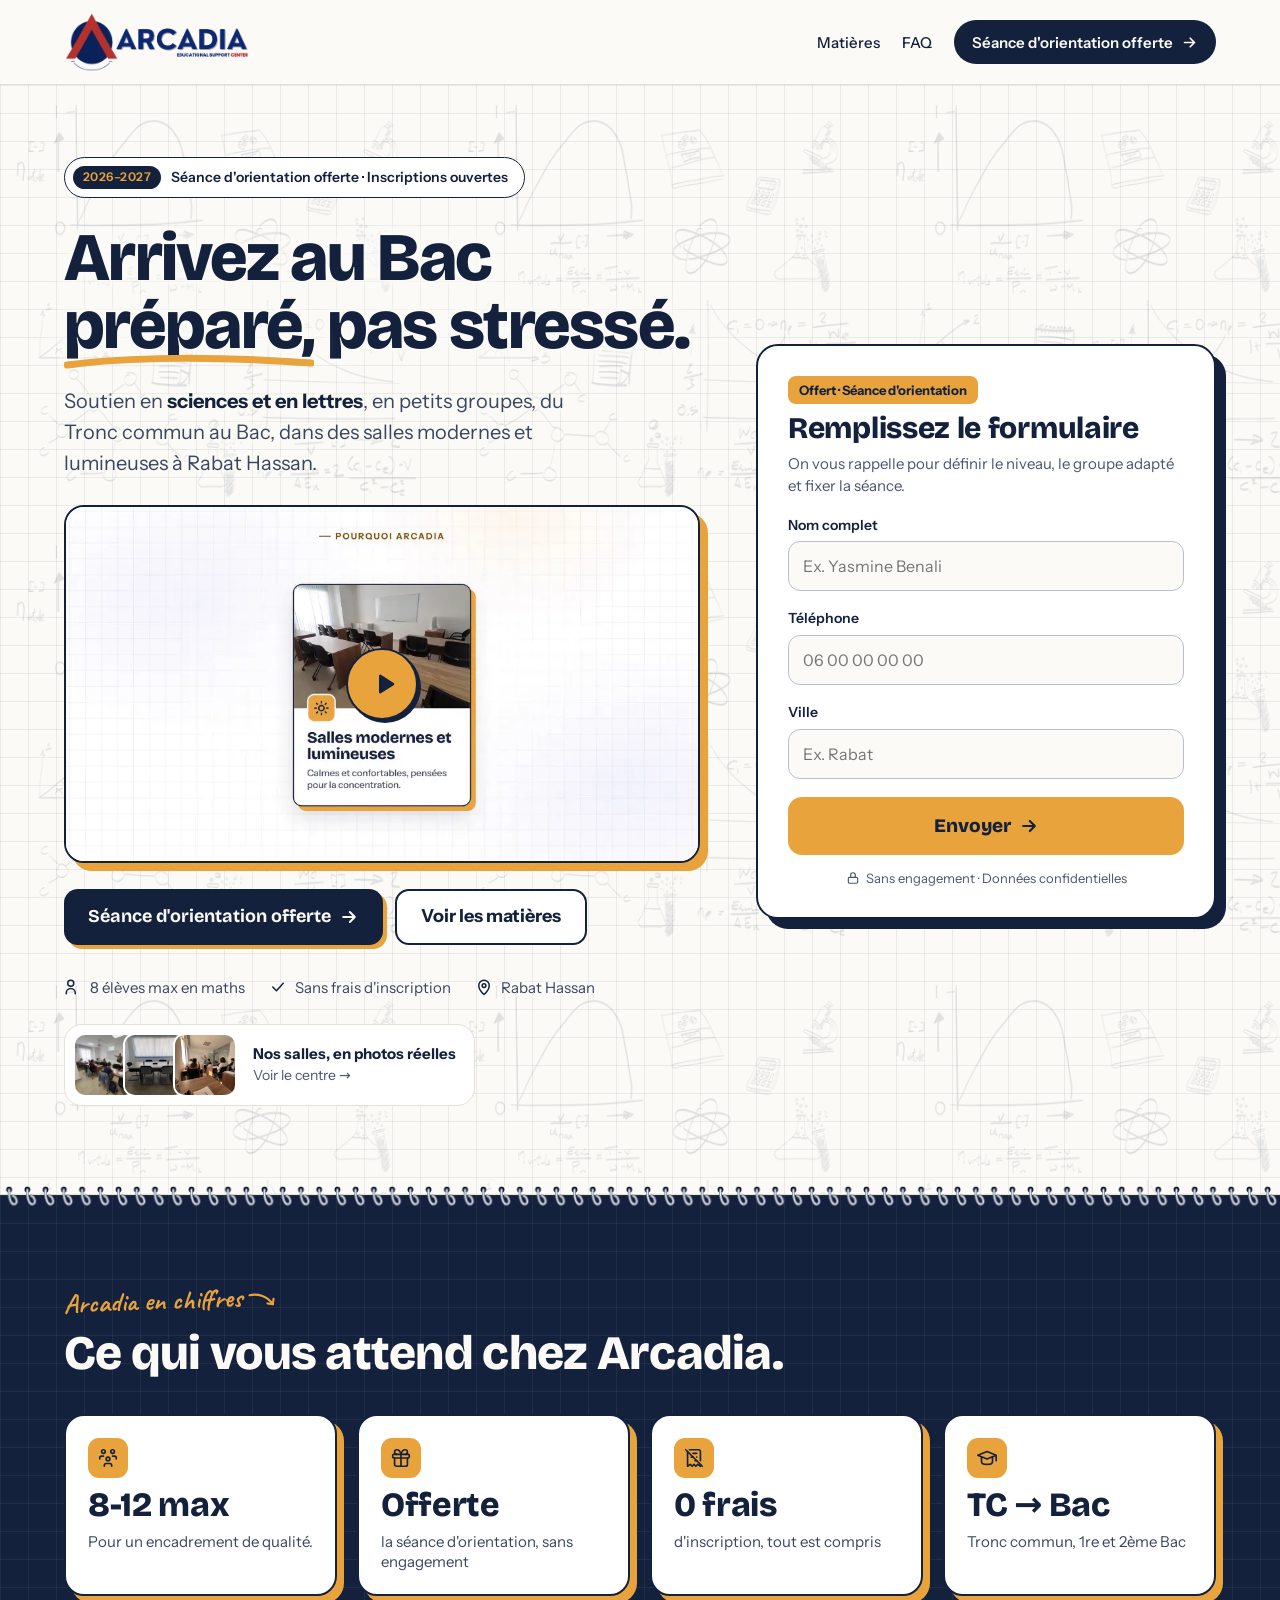
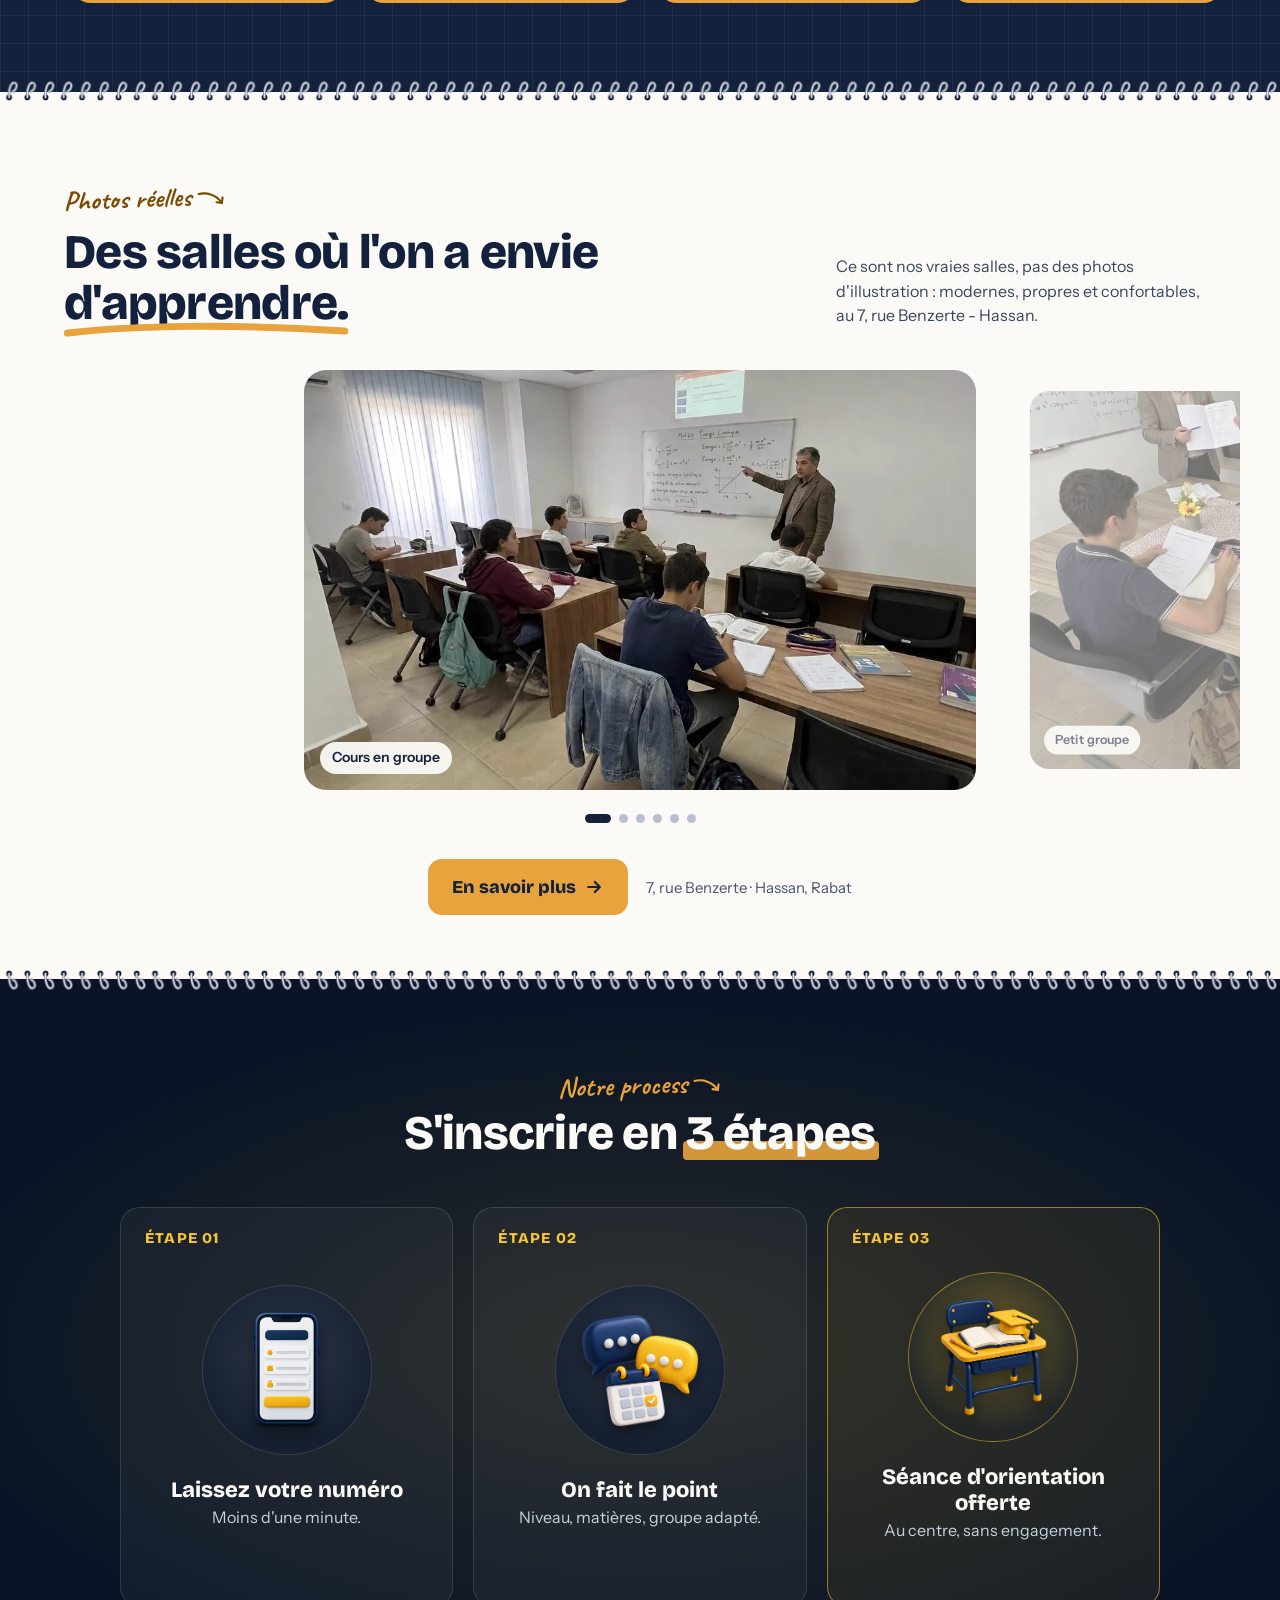
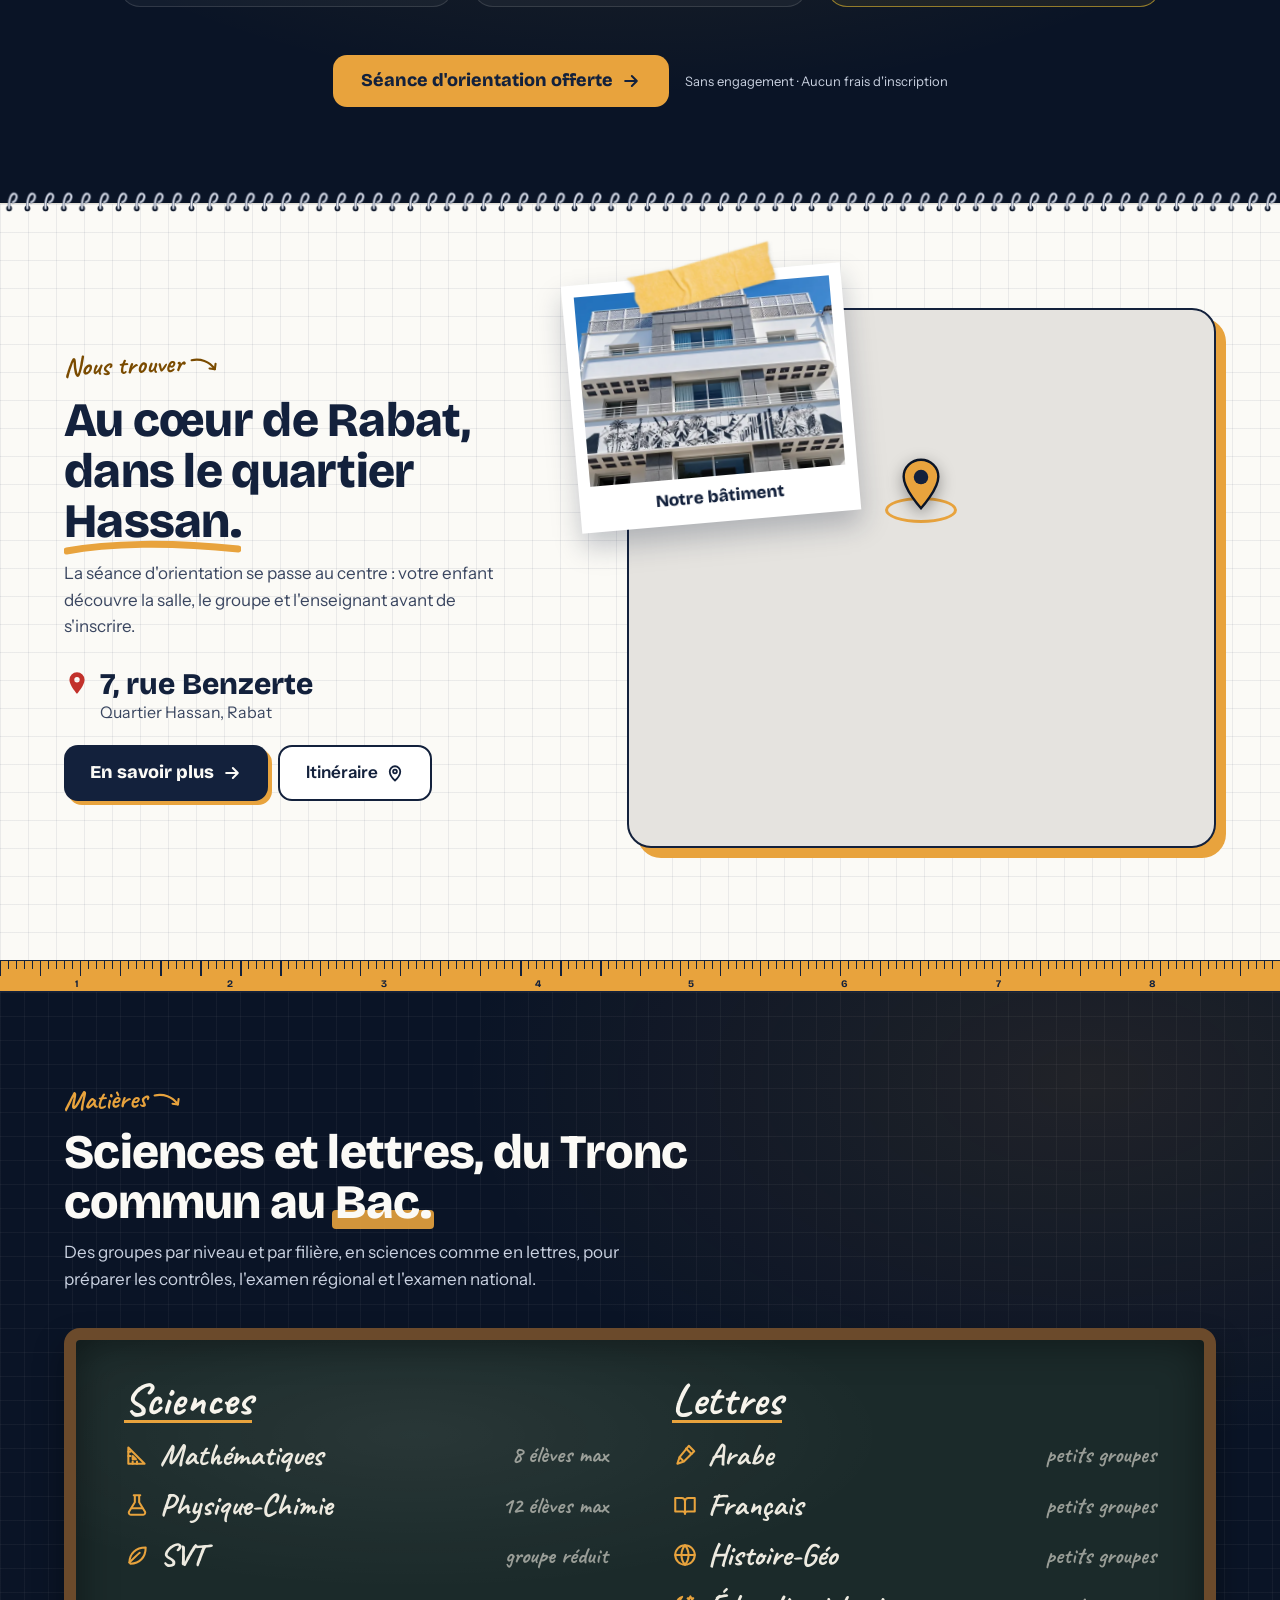
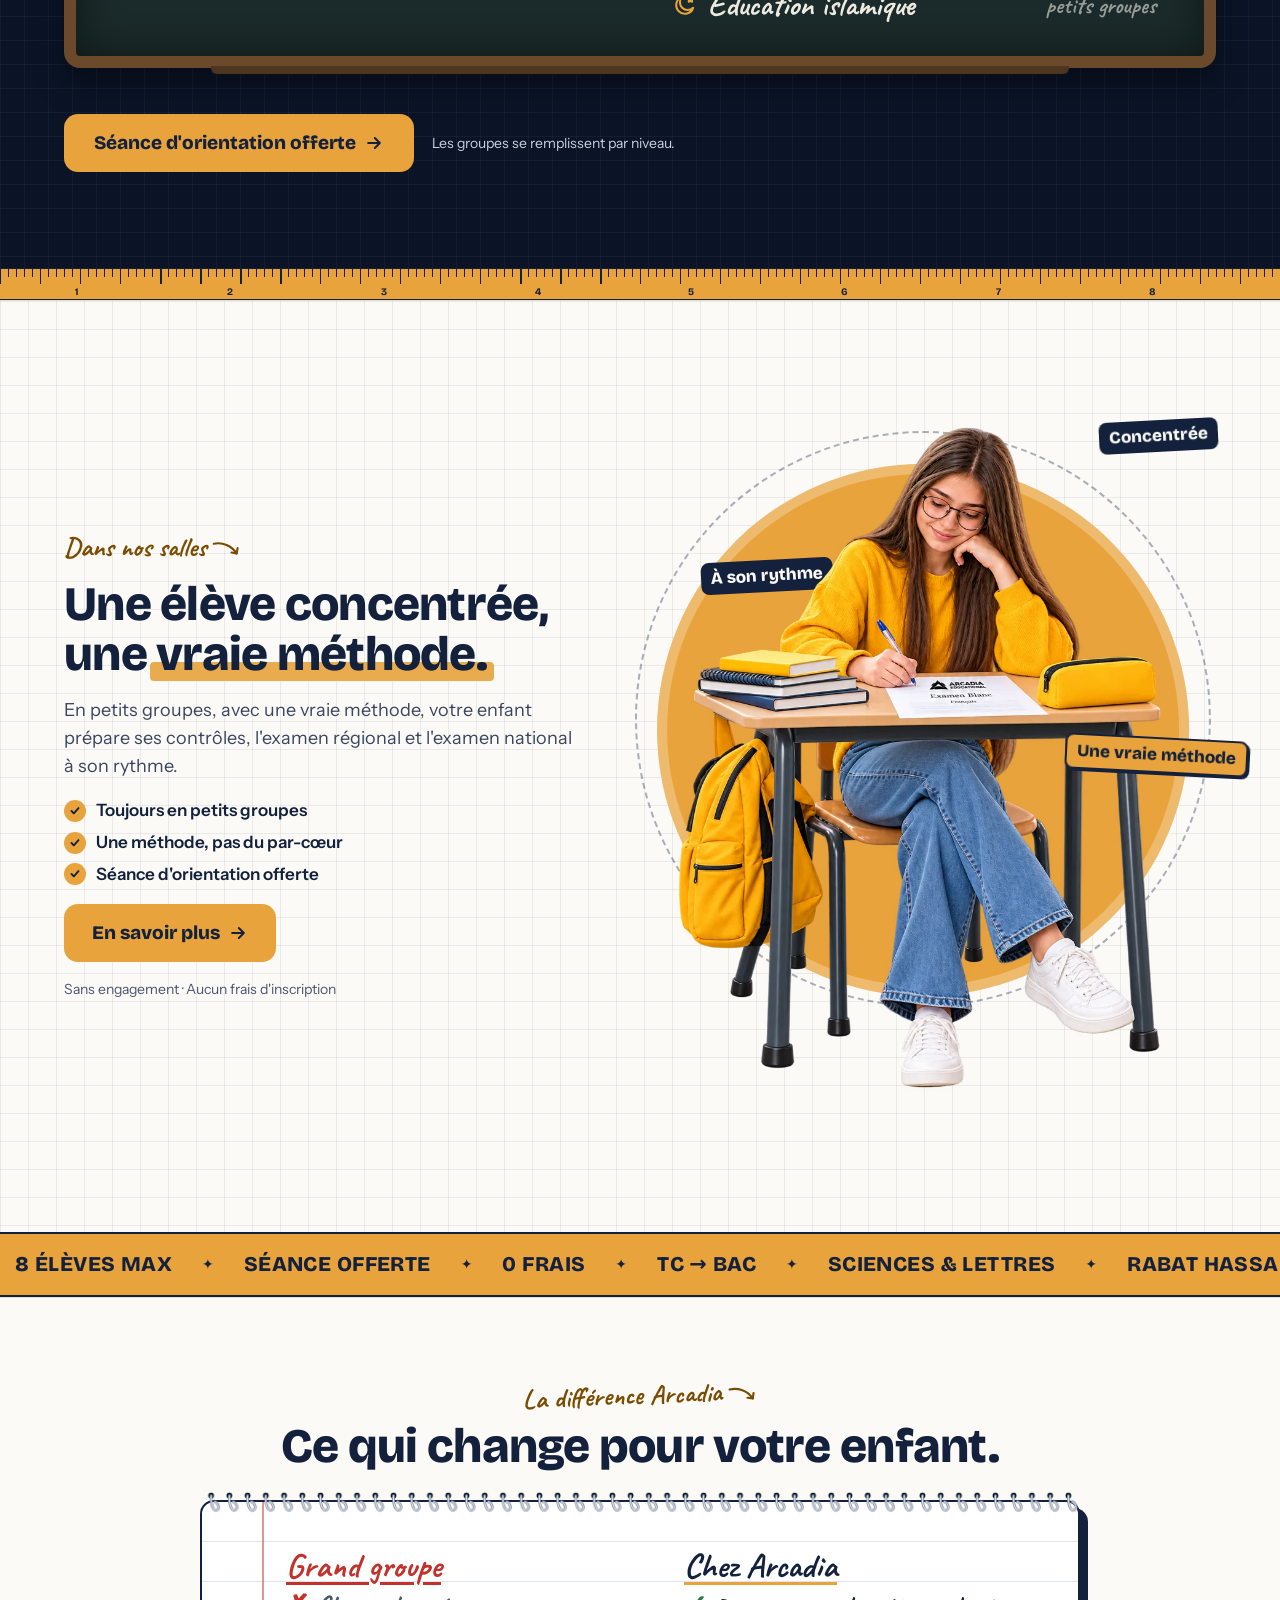
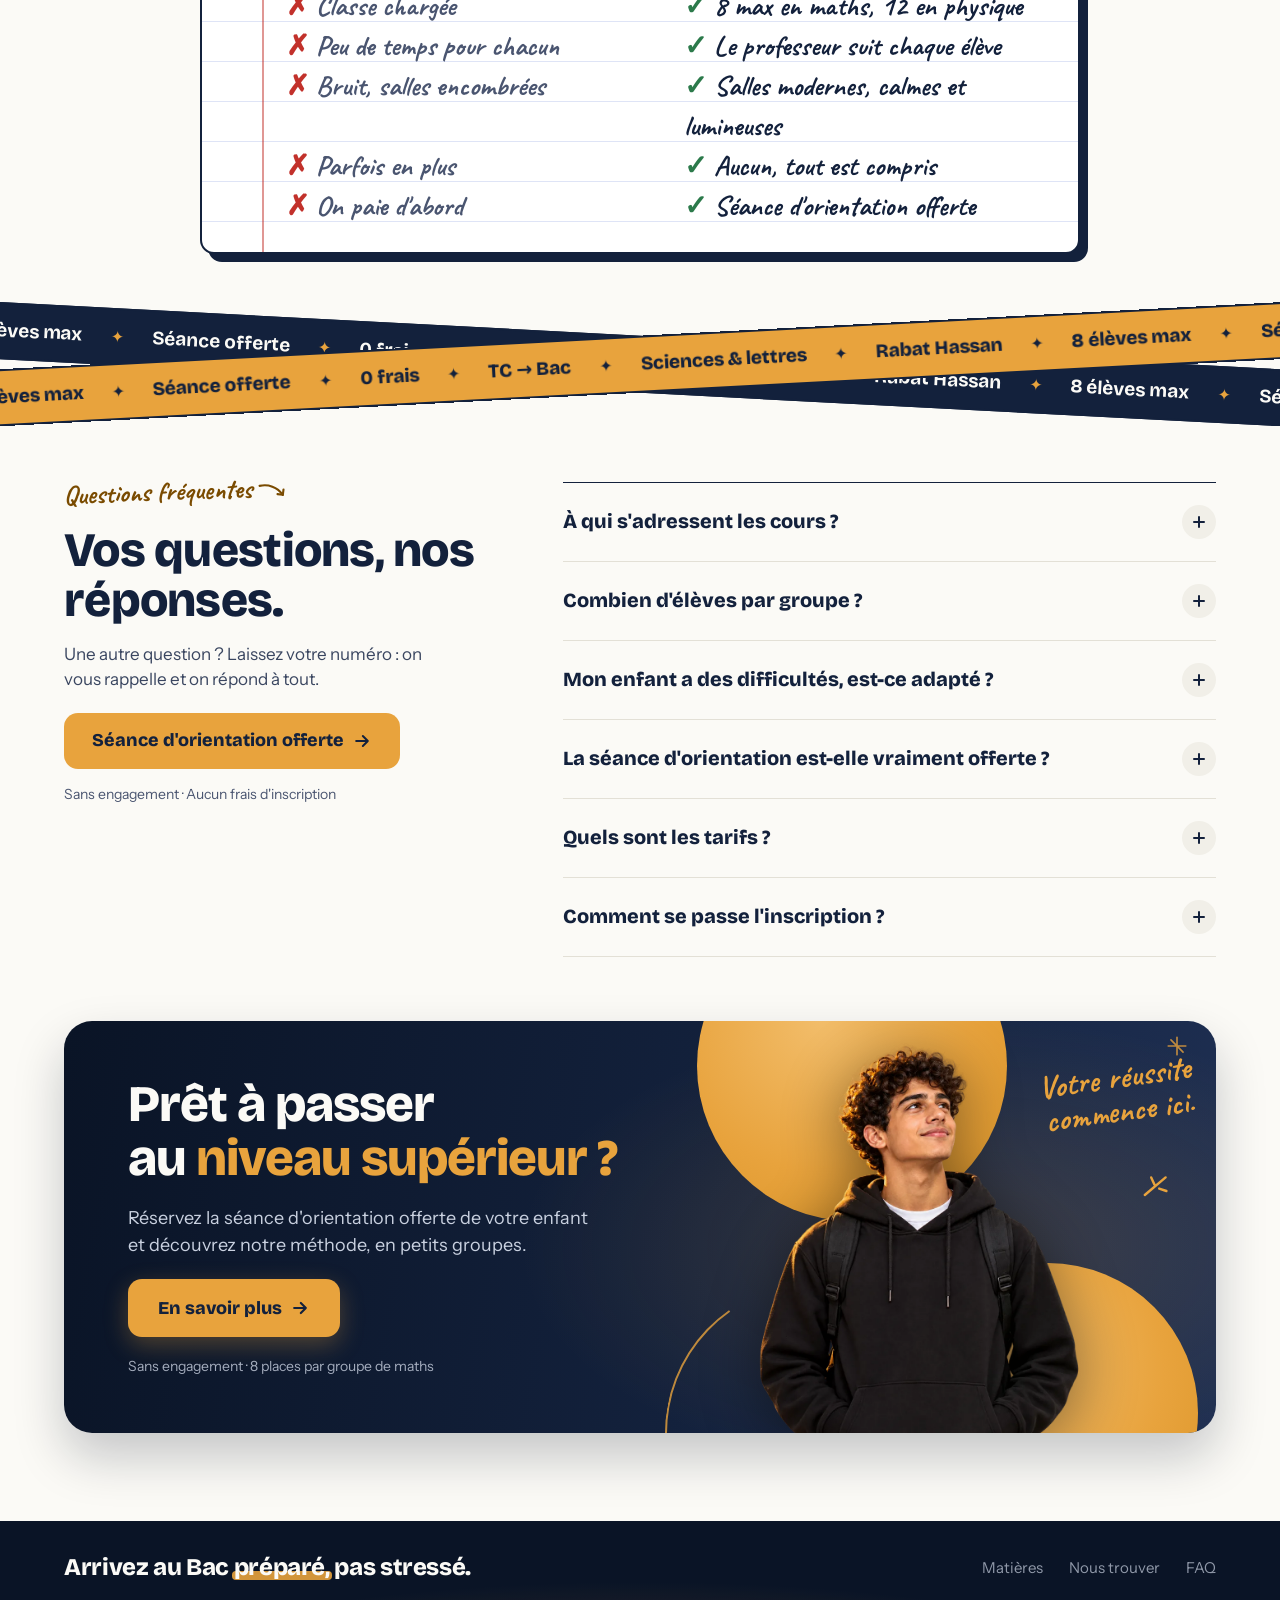
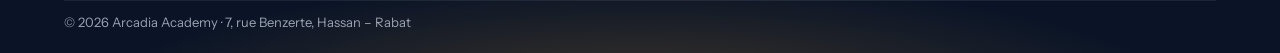
<file: org/index.html>
<!DOCTYPE html>
<html lang="fr" data-version="v4">
<head>
<meta charset="utf-8">
<!-- GÉNÉRÉ par scripts/build-versions.cjs à partir de index.html — ne pas modifier ce fichier à la main. -->
<meta name="robots" content="noindex, follow">
<meta name="viewport" content="width=device-width, initial-scale=1, viewport-fit=cover">
<title>Séance d'orientation offerte – Arcadia Academy, soutien scolaire à Rabat Hassan · Orientation</title>
<meta name="description" content="Maths, Physique-Chimie et SVT en petits groupes (8 élèves max en maths) dans des salles modernes à Rabat Hassan. Tronc commun, 1ère et 2ème Bac, sciences et lettres. Sans frais d'inscription. Séance d'orientation offerte.">
<meta name="theme-color" content="#13213C">
<meta property="og:type" content="website">
<meta property="og:locale" content="fr_MA">
<meta property="og:site_name" content="Arcadia Academy">
<meta property="og:title" content="Arrivez au Bac préparé, pas stressé – Arcadia Academy Rabat">
<meta property="og:description" content="Petits groupes (8 élèves max en maths, 12 en physique), salles modernes et lumineuses, sans frais d'inscription. Séance d'orientation offerte.">
<link rel="icon" type="image/png" sizes="32x32" href="../assets/img/favicon-32.png">
<link rel="icon" type="image/png" sizes="64x64" href="../assets/img/favicon.png">
<link rel="apple-touch-icon" href="../assets/img/apple-touch-icon.png">
<!-- Polices auto-hébergées (assets/fonts) : préchargées pour éviter le changement de police au premier affichage. -->
<link rel="preload" href="../assets/fonts/bricolage-grotesque.woff2" as="font" type="font/woff2" crossorigin>
<link rel="preload" href="../assets/fonts/instrument-sans.woff2" as="font" type="font/woff2" crossorigin>
<link rel="preconnect" href="https://connect.facebook.net">
<link rel="stylesheet" href="../assets/styles.css?v=0d6e765c">
<script src="../assets/config.js"></script>
<script src="../assets/tracking.js?v=a8ee02d3"></script>
</head>
<body class="has-sticky">
<!-- Meta Pixel (sans JavaScript) — le pixel JS est chargé par assets/tracking.js -->
<noscript><img height="1" width="1" style="display:none" alt="" src="https://www.facebook.com/tr?id=1651037729770097&amp;ev=PageView&amp;noscript=1"></noscript>

<!-- TOP BAR -->
<header class="site-header">
  <div class="container">
    <a class="brand" href="#top" aria-label="Arcadia Academy – haut de page">
      <img class="brand-lockup" src="../assets/img/logo-arcadia-esc.webp" alt="Arcadia – Educational Support Center" width="437" height="142" fetchpriority="high">
    </a>
    <nav class="site-nav" aria-label="Sections">
      <a class="nav-link" href="#matieres">Matières</a>
      <a class="nav-link" href="#faq">FAQ</a>
      <a class="nav-cta" href="#inscription">
        <span class="d-only">Séance d'orientation offerte</span><span class="m-only">Séance offerte</span>
        <svg class="d-only" aria-hidden="true" width="17" height="17" viewBox="0 0 24 24" fill="none" stroke="currentColor" stroke-width="2.4" stroke-linecap="round" stroke-linejoin="round"><path d="M5 12h14M13 6l6 6-6 6"/></svg>
      </a>
    </nav>
  </div>
</header>

<main id="top">

<!-- HERO -->
<section class="hero grid-paper">

  <div class="container hero-inner">
    <div class="hero-copy">
      <span class="pill">
        <span class="pill-tag"><span class="d-only">2026–2027</span><span class="m-only">2026–27</span></span>
        <span>Séance d'orientation offerte<span class="d-only"> · Inscriptions ouvertes</span></span>
      </span>
      <h1>Arrivez au Bac <span class="underline">préparé,<svg aria-hidden="true" viewBox="0 0 200 16" preserveAspectRatio="none"><path d="M3 11 C 50 3, 120 2, 197 9" fill="none" stroke="#E8A33D" stroke-width="7" stroke-linecap="round"/></svg></span> <span class="nowrap">pas stressé.</span></h1>
      <p class="hero-lead"><span class="d-only">Soutien en <strong>sciences et en lettres</strong>, en petits groupes, du Tronc commun au Bac, dans des salles modernes et lumineuses à Rabat Hassan.</span><span class="m-only"><strong>Sciences et lettres</strong> en petits groupes, du Tronc commun au Bac, dans des salles modernes à Rabat Hassan.</span></p>

      <!-- VIDÉO DE PRÉSENTATION (VSL) — hébergée sur Wistia (média 93szc98pp0), suivi dans assets/video.js -->
      <!-- Aperçu léger : le lecteur Wistia ne se charge qu'après le chargement de la page ou au clic (assets/video.js). -->
      <div id="video" class="vsl-frame" data-wistia="93szc98pp0">
        <button type="button" class="vsl-facade" aria-label="Lire la vidéo de présentation">
          <img src="../assets/img/video-poster.webp" alt="" width="960" height="540" fetchpriority="high" decoding="async">
          <span class="vsl-play" aria-hidden="true"><svg width="30" height="30" viewBox="0 0 24 24" fill="currentColor"><path d="M8 5.5v13a1 1 0 0 0 1.5.9l10.2-6.5a1 1 0 0 0 0-1.8L9.5 4.6A1 1 0 0 0 8 5.5z"/></svg></span>
        </button>
      </div>

      <div class="hero-ctas">
        <a class="btn btn-navy" href="#inscription">Séance d'orientation offerte
          <svg aria-hidden="true" width="20" height="20" viewBox="0 0 24 24" fill="none" stroke="currentColor" stroke-width="2.4" stroke-linecap="round" stroke-linejoin="round"><path d="M5 12h14M13 6l6 6-6 6"/></svg>
        </a>
        <a class="btn btn-outline" href="#matieres">Voir les matières</a>
      </div>

      <div class="hero-meta d-only">
        <span><svg aria-hidden="true" width="18" height="18" viewBox="0 0 24 24" fill="none" stroke="#13213C" stroke-width="2" stroke-linecap="round" stroke-linejoin="round"><circle cx="9" cy="7" r="4"/><path d="M3 21v-1a6 6 0 0 1 12 0v1"/></svg><span>8 élèves max en maths</span></span>
        <span><svg aria-hidden="true" width="18" height="18" viewBox="0 0 24 24" fill="none" stroke="#13213C" stroke-width="2" stroke-linecap="round" stroke-linejoin="round"><path d="m5 12 5 5 9-10"/></svg>Sans frais d'inscription</span>
        <span><svg aria-hidden="true" width="18" height="18" viewBox="0 0 24 24" fill="none" stroke="#13213C" stroke-width="2" stroke-linecap="round" stroke-linejoin="round"><path d="M12 22s-7-6.2-7-12a7 7 0 0 1 14 0c0 5.8-7 12-7 12z"/><circle cx="12" cy="10" r="2.5"/></svg>Rabat Hassan</span>
      </div>

      <a class="hero-photos d-only" href="#centre-title">
        <span class="hero-photos-row" aria-hidden="true">
          <img src="../assets/img/cours-tableau.webp" alt="" width="1024" height="1024" loading="lazy" decoding="async">
          <img src="../assets/img/salle-petit-groupe.webp" alt="" width="800" height="800" loading="lazy" decoding="async">
          <img src="../assets/img/cours-classe.webp" alt="" width="800" height="800" loading="lazy" decoding="async">
        </span>
        <span class="hero-photos-copy"><strong>Nos salles, en photos réelles</strong><span>Voir le centre →</span></span>
      </a>
    </div>

    <!-- FORM CARD -->
    <div id="inscription" class="form-card">
      <form class="lead-form" data-lead-form="hero" novalidate>
        <!-- ÉTAPE 1 — envoi webhook statut "partiel" -->
        <div class="form-step" data-step="1">
          <div class="form-head">
            <span class="offer-tag">Offert · Séance d'orientation</span>
            <h2>Remplissez le formulaire</h2>
            <p class="d-only">On vous rappelle pour définir le niveau, le groupe adapté et fixer la séance.</p>
          </div>

          <div class="field">
            <label for="f-nom">Nom complet</label>
            <input id="f-nom" name="nom" type="text" autocomplete="name" placeholder="Ex. Yasmine Benali" required aria-describedby="f-nom-err">
            <span class="field-error" id="f-nom-err" role="alert"></span>
          </div>
          <div class="field">
            <label for="f-tel">Téléphone</label>
            <input id="f-tel" name="telephone" type="tel" inputmode="tel" autocomplete="tel" placeholder="06 00 00 00 00" required aria-describedby="f-tel-err">
            <span class="field-error" id="f-tel-err" role="alert"></span>
          </div>
          <div class="field">
            <label for="f-ville">Ville</label>
            <input id="f-ville" name="ville" type="text" autocomplete="address-level2" placeholder="Ex. Rabat" required aria-describedby="f-ville-err">
            <span class="field-error" id="f-ville-err" role="alert"></span>
          </div>

          <div class="hp" aria-hidden="true">
            <label for="f-website">Ne pas remplir</label>
            <input id="f-website" name="website" type="text" tabindex="-1" autocomplete="off">
          </div>
        </div>

        <!-- ÉTAPE 2 — envoi webhook statut "total" puis page merci.
             Niveau → Filière (liste dans assets/form.js, FILIERES) → Matières. -->
        <div class="form-step" data-step="2" hidden>
          <div class="form-head">
            <div class="form-progress" aria-hidden="true"><span></span></div>
            <span class="offer-tag">Dernière étape</span>
            <h2 class="step2-title" tabindex="-1">Presque fini, <span data-lead-prenom></span>&nbsp;!</h2>
            <p>Niveau, filière et matières : on vous propose le bon groupe.</p>
          </div>

          <fieldset class="field">
            <legend>Niveau</legend>
            <div class="options">
              <label><input type="radio" name="niveau" value="T.Commun"><span>T.Commun</span></label>
              <label><input type="radio" name="niveau" value="1 Bac"><span>1 Bac</span></label>
              <label><input type="radio" name="niveau" value="2 Bac"><span>2 Bac</span></label>
              <label><input type="radio" name="niveau" value="Autre"><span>Autre</span></label>
            </div>
            <span class="field-error" data-error-for="niveau" role="alert"></span>
          </fieldset>

          <fieldset class="field" data-filiere-field hidden>
            <legend>Filière</legend>
            <div class="options" data-filieres></div>
            <span class="field-error" data-error-for="filiere" role="alert"></span>
          </fieldset>

          <fieldset class="field" data-matieres-field hidden>
            <legend>Matières d'intérêt <span class="legend-hint">(plusieurs choix possibles)</span></legend>
            <div class="savings" aria-live="polite">
              <p class="savings-t">Réduction<b aria-hidden="true"></b><span data-savings-label>Choisissez :</span></p>
              <div class="savings-bar" aria-hidden="true"><i></i><i></i><i></i><i></i></div>
              <p class="savings-hint" data-savings-hint>Plus vous choisissez de matières, plus la réduction est grande.</p>
            </div>
            <span class="chips-group">Matières scientifiques</span>
            <div class="subject-list">
              <label class="subject-row"><input type="checkbox" name="matieres" value="Mathématiques" data-cat="sci"><span class="subject-ico" style="--c:#3557C9"><svg aria-hidden="true" focusable="false"xmlns="http://www.w3.org/2000/svg"width="20"height="20"viewBox="0 0 24 24"fill="none"stroke="currentColor"stroke-width="1.8"stroke-linecap="round"stroke-linejoin="round"><path stroke="none" d="M0 0h24v24H0z" fill="none"/><path d="M3 19a2 2 0 0 0 2 2c2 0 2 -4 3 -9s1 -9 3 -9a2 2 0 0 1 2 2" /><path d="M5 12h6" /><path d="M15 12l6 6" /><path d="M15 18l6 -6" /></svg></span><span class="subject-name">Mathématiques</span><span class="subject-box" aria-hidden="true"></span></label>
              <label class="subject-row"><input type="checkbox" name="matieres" value="Physique-chimie" data-cat="sci"><span class="subject-ico" style="--c:#C27612"><svg aria-hidden="true" focusable="false"xmlns="http://www.w3.org/2000/svg"width="20"height="20"viewBox="0 0 24 24"fill="none"stroke="currentColor"stroke-width="1.8"stroke-linecap="round"stroke-linejoin="round"><path stroke="none" d="M0 0h24v24H0z" fill="none"/><path d="M12 12v.01" /><path d="M19.071 4.929c-1.562 -1.562 -6 .337 -9.9 4.243c-3.905 3.905 -5.804 8.337 -4.242 9.9c1.562 1.561 6 -.338 9.9 -4.244c3.905 -3.905 5.804 -8.337 4.242 -9.9" /><path d="M4.929 4.929c-1.562 1.562 .337 6 4.243 9.9c3.905 3.905 8.337 5.804 9.9 4.242c1.561 -1.562 -.338 -6 -4.244 -9.9c-3.905 -3.905 -8.337 -5.804 -9.9 -4.242" /></svg></span><span class="subject-name">Physique-chimie</span><span class="subject-box" aria-hidden="true"></span></label>
              <label class="subject-row"><input type="checkbox" name="matieres" value="SVT" data-cat="sci"><span class="subject-ico" style="--c:#2C7A4B"><svg aria-hidden="true" focusable="false"xmlns="http://www.w3.org/2000/svg"width="20"height="20"viewBox="0 0 24 24"fill="none"stroke="currentColor"stroke-width="1.8"stroke-linecap="round"stroke-linejoin="round"><path stroke="none" d="M0 0h24v24H0z" fill="none"/><path d="M5 21h14" /><path d="M6 18h2" /><path d="M7 18v3" /><path d="M9 11l3 3l6 -6l-3 -3z" /><path d="M10.5 12.5l-1.5 1.5" /><path d="M17 3l3 3" /><path d="M12 21a6 6 0 0 0 3.715 -10.712" /></svg></span><span class="subject-name">SVT</span><span class="subject-box" aria-hidden="true"></span></label>
            </div>
            <span class="chips-group">Matières littéraires</span>
            <div class="subject-list">
              <label class="subject-row"><input type="checkbox" name="matieres" value="Arabe" data-cat="lit"><span class="subject-ico" style="--c:#8A4FB0"><svg aria-hidden="true" focusable="false"xmlns="http://www.w3.org/2000/svg"width="20"height="20"viewBox="0 0 24 24"fill="none"stroke="currentColor"stroke-width="1.8"stroke-linecap="round"stroke-linejoin="round"><path stroke="none" d="M0 0h24v24H0z" fill="none"/><path d="M3 19a9 9 0 0 1 9 0a9 9 0 0 1 9 0" /><path d="M3 6a9 9 0 0 1 9 0a9 9 0 0 1 9 0" /><path d="M3 6l0 13" /><path d="M12 6l0 13" /><path d="M21 6l0 13" /></svg></span><span class="subject-name">Arabe</span><span class="subject-box" aria-hidden="true"></span></label>
              <label class="subject-row"><input type="checkbox" name="matieres" value="Français" data-cat="lit"><span class="subject-ico" style="--c:#4E56C2"><svg aria-hidden="true" focusable="false"xmlns="http://www.w3.org/2000/svg"width="20"height="20"viewBox="0 0 24 24"fill="none"stroke="currentColor"stroke-width="1.8"stroke-linecap="round"stroke-linejoin="round"><path stroke="none" d="M0 0h24v24H0z" fill="none"/><path d="M6 10h2a2 2 0 0 1 2 2v5h-3a2 2 0 1 1 0 -4h3" /><path d="M14 7v10" /><path d="M14 10m0 2a2 2 0 0 1 2 -2h1a2 2 0 0 1 2 2v3a2 2 0 0 1 -2 2h-1a2 2 0 0 1 -2 -2z" /></svg></span><span class="subject-name">Français</span><span class="subject-box" aria-hidden="true"></span></label>
              <label class="subject-row"><input type="checkbox" name="matieres" value="Histoire-Géographie" data-cat="lit"><span class="subject-ico" style="--c:#B4532F"><svg aria-hidden="true" focusable="false"xmlns="http://www.w3.org/2000/svg"width="20"height="20"viewBox="0 0 24 24"fill="none"stroke="currentColor"stroke-width="1.8"stroke-linecap="round"stroke-linejoin="round"><path stroke="none" d="M0 0h24v24H0z" fill="none"/><path d="M3 12a9 9 0 1 0 18 0a9 9 0 0 0 -18 0" /><path d="M3.6 9h16.8" /><path d="M3.6 15h16.8" /><path d="M11.5 3a17 17 0 0 0 0 18" /><path d="M12.5 3a17 17 0 0 1 0 18" /></svg></span><span class="subject-name">Histoire-Géographie</span><span class="subject-box" aria-hidden="true"></span></label>
              <label class="subject-row"><input type="checkbox" name="matieres" value="Éducation islamique" data-cat="lit"><span class="subject-ico" style="--c:#1F7A70"><svg aria-hidden="true" focusable="false"xmlns="http://www.w3.org/2000/svg"width="20"height="20"viewBox="0 0 24 24"fill="none"stroke="currentColor"stroke-width="1.8"stroke-linecap="round"stroke-linejoin="round"><path stroke="none" d="M0 0h24v24H0z" fill="none"/><path d="M3 21h7v-2a2 2 0 1 1 4 0v2h7" /><path d="M4 21v-10" /><path d="M20 21v-10" /><path d="M4 16h3v-3h10v3h3" /><path d="M17 13a5 5 0 0 0 -10 0" /><path d="M21 10.5c0 -.329 -.077 -.653 -.224 -.947l-.776 -1.553l-.776 1.553a2.118 2.118 0 0 0 -.224 .947a.5 .5 0 0 0 .5 .5h1a.5 .5 0 0 0 .5 -.5z" /><path d="M5 10.5c0 -.329 -.077 -.653 -.224 -.947l-.776 -1.553l-.776 1.553a2.118 2.118 0 0 0 -.224 .947a.5 .5 0 0 0 .5 .5h1a.5 .5 0 0 0 .5 -.5z" /><path d="M12 2a2 2 0 1 0 2 2" /><path d="M12 6v2" /></svg></span><span class="subject-name">Éducation islamique</span><span class="subject-box" aria-hidden="true"></span></label>
            </div>
            <span class="field-error" data-error-for="matieres" role="alert"></span>
          </fieldset>
        </div>

        <div class="form-alert" role="alert" hidden>
          <p class="form-alert-msg"></p>
        </div>

        <button type="submit" class="btn btn-accent form-submit"><span class="form-submit-label">Envoyer</span>
          <svg class="arrow" aria-hidden="true" width="20" height="20" viewBox="0 0 24 24" fill="none" stroke="currentColor" stroke-width="2.6" stroke-linecap="round" stroke-linejoin="round"><path d="M5 12h14M13 6l6 6-6 6"/></svg>
          <span class="spinner" aria-hidden="true"></span>
        </button>
        <p class="form-note"><svg aria-hidden="true" width="14" height="14" viewBox="0 0 24 24" fill="none" stroke="currentColor" stroke-width="2" stroke-linecap="round" stroke-linejoin="round"><rect x="4" y="11" width="16" height="10" rx="2"/><path d="M8 11V7a4 4 0 0 1 8 0v4"/></svg>Sans engagement · Données confidentielles</p>
        <button type="button" class="form-back" hidden>← Modifier mes informations</button>
      </form>
    </div>
  </div>
</section>

<!-- SÉPARATEUR — reliure de cahier à spirale, à cheval entre le hero et les chiffres -->
<div class="spiral-sep" aria-hidden="true">
  <svg viewBox="0 0 1440 28" preserveAspectRatio="xMinYMid slice" focusable="false">
    <defs>
      <pattern id="spiral-ring" width="48" height="72" patternUnits="userSpaceOnUse" patternTransform="scale(.38)">
        <circle cx="24" cy="20" r="7.5" fill="#0A1426"/>
        <path d="M24 20 C 22 44, 30 62, 40 58 C 47 55, 44 40, 34 36" fill="none" stroke="#7D879C" stroke-width="7" stroke-linecap="round"/>
        <path d="M24 20 C 22 44, 30 62, 40 58 C 47 55, 44 40, 34 36" fill="none" stroke="#E3E6EE" stroke-width="2.6" stroke-linecap="round"/>
      </pattern>
    </defs>
    <rect width="1440" height="28" fill="url(#spiral-ring)"/>
  </svg>
</div>

<!-- CHIFFRES — cartes sur fond sombre, juste après le formulaire -->
<section class="stat-cards grid-dark" aria-labelledby="resume-title">
  <div class="container">
    <div class="section-head">
      <span class="eyebrow">Arcadia en chiffres</span>
      <h2 id="resume-title" class="section-title">Ce qui vous attend chez Arcadia.</h2>
    </div>
    <div class="stat-cards-grid">
      <div class="stat-card"><span class="stat-card-ico"><svg aria-hidden="true" focusable="false"xmlns="http://www.w3.org/2000/svg"width="22"height="22"viewBox="0 0 24 24"fill="none"stroke="currentColor"stroke-width="1.8"stroke-linecap="round"stroke-linejoin="round"><path stroke="none" d="M0 0h24v24H0z" fill="none"/><path d="M10 13a2 2 0 1 0 4 0a2 2 0 0 0 -4 0" /><path d="M8 21v-1a2 2 0 0 1 2 -2h4a2 2 0 0 1 2 2v1" /><path d="M15 5a2 2 0 1 0 4 0a2 2 0 0 0 -4 0" /><path d="M17 10h2a2 2 0 0 1 2 2v1" /><path d="M5 5a2 2 0 1 0 4 0a2 2 0 0 0 -4 0" /><path d="M3 13v-1a2 2 0 0 1 2 -2h2" /></svg></span><strong>8-12 max</strong><small>Pour un encadrement de qualité.</small></div>
      <div class="stat-card"><span class="stat-card-ico"><svg aria-hidden="true" focusable="false"xmlns="http://www.w3.org/2000/svg"width="22"height="22"viewBox="0 0 24 24"fill="none"stroke="currentColor"stroke-width="1.8"stroke-linecap="round"stroke-linejoin="round"><path stroke="none" d="M0 0h24v24H0z" fill="none"/><path d="M3 8m0 1a1 1 0 0 1 1 -1h16a1 1 0 0 1 1 1v2a1 1 0 0 1 -1 1h-16a1 1 0 0 1 -1 -1z" /><path d="M12 8l0 13" /><path d="M19 12v7a2 2 0 0 1 -2 2h-10a2 2 0 0 1 -2 -2v-7" /><path d="M7.5 8a2.5 2.5 0 0 1 0 -5a4.8 8 0 0 1 4.5 5a4.8 8 0 0 1 4.5 -5a2.5 2.5 0 0 1 0 5" /></svg></span><strong>Offerte</strong><small>la séance d'orientation, sans engagement</small></div>
      <div class="stat-card"><span class="stat-card-ico"><svg aria-hidden="true" focusable="false"xmlns="http://www.w3.org/2000/svg"width="22"height="22"viewBox="0 0 24 24"fill="none"stroke="currentColor"stroke-width="1.8"stroke-linecap="round"stroke-linejoin="round"><path stroke="none" d="M0 0h24v24H0z" fill="none"/><path d="M5 21v-16m2 -2h10a2 2 0 0 1 2 2v10m0 4.01v1.99l-3 -2l-2 2l-2 -2l-2 2l-2 -2l-3 2" /><path d="M11 7l4 0" /><path d="M9 11l2 0" /><path d="M13 15l2 0" /><path d="M15 11l0 .01" /><path d="M3 3l18 18" /></svg></span><strong>0 frais</strong><small>d'inscription, tout est compris</small></div>
      <div class="stat-card"><span class="stat-card-ico"><svg aria-hidden="true" focusable="false"xmlns="http://www.w3.org/2000/svg"width="22"height="22"viewBox="0 0 24 24"fill="none"stroke="currentColor"stroke-width="1.8"stroke-linecap="round"stroke-linejoin="round"><path stroke="none" d="M0 0h24v24H0z" fill="none"/><path d="M22 9l-10 -4l-10 4l10 4l10 -4v6" /><path d="M6 10.6v5.4a6 3 0 0 0 12 0v-5.4" /></svg></span><strong>TC → Bac</strong><small>Tronc commun, 1re et 2ème Bac</small></div>
    </div>
  </div>
</section>

<!-- SÉPARATEUR — même reliure, inversée (trous dans le papier en dessous, spirales vers le haut) -->
<div class="spiral-sep spiral-sep--up" aria-hidden="true">
  <svg viewBox="0 0 1440 28" preserveAspectRatio="xMinYMid slice" focusable="false"><rect width="1440" height="28" fill="url(#spiral-ring)"/></svg>
</div>

<!-- LE CENTRE — gallery -->
<section class="container gallery-section" aria-labelledby="centre-title">
  <div class="section-head subjects-head">
    <div class="section-head">
      <span class="eyebrow">Photos réelles</span>
      <h2 id="centre-title" class="section-title">Des salles où l'on a envie <span class="underline">d'apprendre.<svg aria-hidden="true" viewBox="0 0 200 16" preserveAspectRatio="none"><path d="M3 11 C 50 3, 120 2, 197 9" fill="none" stroke="#E8A33D" stroke-width="7" stroke-linecap="round"/></svg></span></h2>
    </div>
    <p class="subjects-intro">Ce sont nos vraies salles, pas des photos d'illustration : modernes, propres et confortables, au 7, rue Benzerte - Hassan.</p>
  </div>
  <!-- Carrousel centré (design 4) -->
  <div class="peek" data-peek>
    <div class="peek-track">
      <figure class="peek-slide"><img src="../assets/img/cours-tableau.webp" alt="Cours au tableau devant un groupe d'élèves, avec vidéoprojecteur" width="1024" height="1024" loading="lazy" decoding="async"><figcaption>Cours en groupe</figcaption></figure>
      <figure class="peek-slide"><img src="../assets/img/cours-petit-groupe.webp" alt="Un enseignant explique un exercice à un petit groupe de lycéens autour d'une table" width="1024" height="1024" loading="lazy" decoding="async"><figcaption>Petit groupe</figcaption></figure>
      <figure class="peek-slide"><img src="../assets/img/cours-classe.webp" alt="Élèves attentifs pendant une explication au tableau" width="800" height="800" loading="lazy" decoding="async"><figcaption>Explications au tableau</figcaption></figure>
      <figure class="peek-slide"><img src="../assets/img/salle-petit-groupe.webp" alt="Salle de petit groupe avec grande table et tableau blanc" width="800" height="800" loading="lazy" decoding="async"><figcaption>Salle petit groupe</figcaption></figure>
      <figure class="peek-slide"><img src="../assets/img/salle-de-classe.webp" alt="Salle de classe équipée de bureaux individuels et d'un tableau blanc" width="800" height="800" loading="lazy" decoding="async"><figcaption>Salle de classe</figcaption></figure>
      <figure class="peek-slide"><img src="../assets/img/centre-espace.webp" alt="Vue sur les espaces du centre depuis une salle de travail" width="800" height="800" loading="lazy" decoding="async"><figcaption>Nos espaces</figcaption></figure>
    </div>
    <div class="peek-dots"></div>
  </div>

  <div class="inline-cta">
    <a class="btn btn-accent" href="#inscription" data-cta="centre">En savoir plus
      <svg aria-hidden="true" width="20" height="20" viewBox="0 0 24 24" fill="none" stroke="currentColor" stroke-width="2.6" stroke-linecap="round" stroke-linejoin="round"><path d="M5 12h14M13 6l6 6-6 6"/></svg>
    </a>
    <span>7, rue Benzerte · Hassan, Rabat</span>
  </div>
</section>

<!-- SÉPARATEUR — reliure à spirale, entre les photos et « Notre process » -->
<div class="spiral-sep" aria-hidden="true">
  <svg viewBox="0 0 1440 28" preserveAspectRatio="xMinYMid slice" focusable="false"><rect width="1440" height="28" fill="url(#spiral-ring)"/></svg>
</div>

<!-- NOTRE PROCESS — 3 étapes, illustrations 3D sur fond nuit, 3 colonnes même sur téléphone -->
<section class="process" aria-labelledby="process-title">
  <div class="container process-in">
    <div class="process-head">
      <span class="eyebrow">Notre process</span>
      <h2 id="process-title" class="section-title">S'inscrire en <span class="process-mark">3 étapes</span></h2>
    </div>
    <ol class="process-steps">
      <li class="process-step"><span class="process-n" aria-hidden="true">ÉTAPE 01</span><span class="process-ico"><img src="../assets/img/step-formulaire.webp" alt="" width="520" height="520" loading="lazy" decoding="async"></span><div><h3 class="process-t">Laissez votre numéro</h3><p class="process-p">Moins d'une minute.</p></div></li>
      <li class="process-step"><span class="process-n" aria-hidden="true">ÉTAPE 02</span><span class="process-ico"><img src="../assets/img/step-appel.webp" alt="" width="520" height="520" loading="lazy" decoding="async"></span><div><h3 class="process-t">On fait le point</h3><p class="process-p">Niveau, matières, groupe adapté.</p></div></li>
      <li class="process-step process-step--gold"><span class="process-n" aria-hidden="true">ÉTAPE 03</span><span class="process-ico"><img src="../assets/img/step-seance.webp" alt="" width="520" height="520" loading="lazy" decoding="async"></span><div><h3 class="process-t">Séance d'orientation offerte</h3><p class="process-p">Au centre, sans engagement.</p></div></li>
    </ol>
    <div class="process-cta">
      <a class="btn btn-accent" href="#inscription" data-cta="process">Séance d'orientation offerte
        <svg aria-hidden="true" width="20" height="20" viewBox="0 0 24 24" fill="none" stroke="currentColor" stroke-width="2.4" stroke-linecap="round" stroke-linejoin="round"><path d="M5 12h14M13 6l6 6-6 6"/></svg>
      </a>
      <small>Sans engagement · Aucun frais d'inscription</small>
    </div>
  </div>
</section>

<!-- SÉPARATEUR — reliure à spirale inversée, entre « Notre process » et « Nous trouver » -->
<div class="spiral-sep spiral-sep--up" aria-hidden="true">
  <svg viewBox="0 0 1440 28" preserveAspectRatio="xMinYMid slice" focusable="false"><rect width="1440" height="28" fill="url(#spiral-ring)"/></svg>
</div>

<!-- NOUS TROUVER — carte (non cliquable) + photo du bâtiment en polaroid scotché, après le carrousel -->
<section id="adresse" class="find grid-paper" aria-labelledby="find-title">
  <div class="container find-inner">
    <div class="find-head">
      <span class="eyebrow">Nous trouver</span>
      <h2 id="find-title" class="section-title">Au cœur de Rabat, dans le quartier <span class="underline">Hassan.<svg aria-hidden="true" viewBox="0 0 200 16" preserveAspectRatio="none"><path d="M3 11 C 50 3, 120 2, 197 9" fill="none" stroke="#E8A33D" stroke-width="7" stroke-linecap="round"/></svg></span></h2>
      <p class="find-intro">La séance d'orientation se passe au centre : votre enfant découvre la salle, le groupe et l'enseignant avant de s'inscrire.</p>
    </div>

    <div class="find-visual">
      <figure class="find-pola">
        <span class="find-tape" aria-hidden="true"></span>
        <img src="../assets/img/facade-arcadia-800.webp" alt="Le bâtiment d'Arcadia Academy, 7 rue Benzerte à Rabat Hassan" width="800" height="470" loading="lazy" decoding="async">
        <figcaption>Notre bâtiment</figcaption>
      </figure>
      <div class="find-map">
        <iframe title="Carte : Arcadia Academy, 7 rue Benzerte, Hassan, Rabat" src="https://maps.google.com/maps?q=7%20Rue%20Benzerte%2C%20Hassan%2C%20Rabat%2C%20Maroc&amp;z=16&amp;output=embed" loading="lazy" referrerpolicy="no-referrer-when-downgrade" tabindex="-1" aria-hidden="true"></iframe>
        <span class="find-ring" aria-hidden="true"></span>
        <svg class="find-pin" viewBox="0 0 24 30" aria-hidden="true"><path d="M12 1C6.5 1 2 5.3 2 10.8 2 18 12 29 12 29s10-11 10-18.2C22 5.3 17.5 1 12 1z" fill="#E8A33D" stroke="#0A1426" stroke-width="1.4"/><circle cx="12" cy="11" r="4.2" fill="#13213C"/></svg>
      </div>
    </div>

    <div class="find-info">
      <p class="find-addr">
        <svg aria-hidden="true" width="26" height="26" viewBox="0 0 24 24" fill="#C2312B"><path d="M12 2a7 7 0 0 0-7 7c0 5.2 7 13 7 13s7-7.8 7-13a7 7 0 0 0-7-7zm0 9.5A2.5 2.5 0 1 1 12 6.5a2.5 2.5 0 0 1 0 5z"/></svg>
        <span><strong>7, rue Benzerte</strong>Quartier Hassan, Rabat</span>
      </p>
      <div class="find-btns">
        <a class="btn btn-navy" href="#inscription" data-cta="adresse">En savoir plus
          <svg aria-hidden="true" width="20" height="20" viewBox="0 0 24 24" fill="none" stroke="currentColor" stroke-width="2.4" stroke-linecap="round" stroke-linejoin="round"><path d="M5 12h14M13 6l6 6-6 6"/></svg>
        </a>
        <a class="btn btn-outline" href="#inscription" data-cta="itineraire">Itinéraire
          <svg aria-hidden="true" width="18" height="18" viewBox="0 0 24 24" fill="none" stroke="currentColor" stroke-width="2.4" stroke-linecap="round" stroke-linejoin="round"><path d="M12 22s-7-6.2-7-12a7 7 0 0 1 14 0c0 5.8-7 12-7 12z"/><circle cx="12" cy="10" r="2.5"/></svg>
        </a>
      </div>
    </div>
  </div>
</section>

<!-- SÉPARATEUR — règle graduée (1 → 8, clin d'œil aux 8 élèves max), entre « Nous trouver » et « Matières » -->
<div class="ruler-sep" aria-hidden="true"><span style="left:6%">1</span><span style="left:18%">2</span><span style="left:30%">3</span><span style="left:42%">4</span><span style="left:54%">5</span><span style="left:66%">6</span><span style="left:78%">7</span><span style="left:90%">8</span></div>

<!-- MATIÈRES — fond nuit, les matières écrites à la craie sur un tableau noir (sciences à gauche, lettres à droite) -->
<section id="matieres" class="mat" aria-labelledby="mat-title">
  <div class="container mat-in">
    <div class="mat-head">
      <span class="eyebrow">Matières</span>
      <h2 id="mat-title" class="section-title">Sciences et lettres, du Tronc commun au <span class="mat-mark">Bac.</span></h2>
      <p class="mat-intro">Des groupes par niveau et par filière, en sciences comme en lettres, pour préparer les contrôles, l'examen régional et l'examen national.</p>
    </div>
    <div class="mat-board">
      <div class="mat-cols">
        <div>
          <h3>Sciences</h3>
          <ul><li><svg viewBox="0 0 24 24" fill="none" stroke="currentColor" stroke-width="1.9" stroke-linecap="round" stroke-linejoin="round" aria-hidden="true"><path d="M4 20V5l15 15H4z"/><path d="M8 16v-3l3 3H8z"/><path d="M4 9h2M4 13h2M8 20v-2M12 20v-2"/></svg><span>Mathématiques</span><small>8 élèves max</small></li><li><svg viewBox="0 0 24 24" fill="none" stroke="currentColor" stroke-width="1.9" stroke-linecap="round" stroke-linejoin="round" aria-hidden="true"><path d="M9 3h6M10 3v6.5L4.6 18.2A2 2 0 0 0 6.3 21h11.4a2 2 0 0 0 1.7-2.8L14 9.5V3"/><path d="M7.2 15h9.6"/></svg><span>Physique-Chimie</span><small>12 élèves max</small></li><li><svg viewBox="0 0 24 24" fill="none" stroke="currentColor" stroke-width="1.9" stroke-linecap="round" stroke-linejoin="round" aria-hidden="true"><path d="M5 19c0-8.3 5.8-14 15-14 0 9.2-5.7 15-14 15"/><path d="M5 19c3-3 6.5-6.5 9.5-9"/></svg><span>SVT</span><small>groupe réduit</small></li></ul>
        </div>
        <div>
          <h3>Lettres</h3>
          <ul><li><svg viewBox="0 0 24 24" fill="none" stroke="currentColor" stroke-width="1.9" stroke-linecap="round" stroke-linejoin="round" aria-hidden="true"><path d="M15.5 3.5 20.5 8.5 11 18l-6 2 2-6z"/><path d="m13 6 5 5"/><path d="M7 14l3 3"/></svg><span>Arabe</span><small>petits groupes</small></li><li><svg viewBox="0 0 24 24" fill="none" stroke="currentColor" stroke-width="1.9" stroke-linecap="round" stroke-linejoin="round" aria-hidden="true"><path d="M3 5.5h6a3 3 0 0 1 3 3V20a2 2 0 0 0-2-2H3z"/><path d="M21 5.5h-6a3 3 0 0 0-3 3V20a2 2 0 0 1 2-2h7z"/></svg><span>Français</span><small>petits groupes</small></li><li><svg viewBox="0 0 24 24" fill="none" stroke="currentColor" stroke-width="1.9" stroke-linecap="round" stroke-linejoin="round" aria-hidden="true"><circle cx="12" cy="12" r="9"/><path d="M3 12h18"/><path d="M12 3a14 14 0 0 1 0 18 14 14 0 0 1 0-18z"/></svg><span>Histoire-Géo</span><small>petits groupes</small></li><li><svg viewBox="0 0 24 24" fill="none" stroke="currentColor" stroke-width="1.9" stroke-linecap="round" stroke-linejoin="round" aria-hidden="true"><path d="M19.5 14.6A8 8 0 1 1 9.4 4.5a6.3 6.3 0 0 0 10.1 10.1z"/><path d="m17 4 .8 1.7 1.8.2-1.3 1.3.3 1.8-1.6-.9-1.6.9.3-1.8-1.3-1.3 1.8-.2z"/></svg><span>Éducation islamique</span><small>petits groupes</small></li></ul>
        </div>
      </div>
    </div>
    <div class="mat-cta">
      <a class="btn btn-accent" href="#inscription" data-cta="matieres">Séance d'orientation offerte
        <svg aria-hidden="true" width="20" height="20" viewBox="0 0 24 24" fill="none" stroke="currentColor" stroke-width="2.4" stroke-linecap="round" stroke-linejoin="round"><path d="M5 12h14M13 6l6 6-6 6"/></svg>
      </a>
      <small>Les groupes se remplissent par niveau.</small>
    </div>
  </div>
</section>

<!-- SÉPARATEUR — règle graduée, entre « Matières » et « Une élève concentrée » -->
<div class="ruler-sep" aria-hidden="true"><span style="left:6%">1</span><span style="left:18%">2</span><span style="left:30%">3</span><span style="left:42%">4</span><span style="left:54%">5</span><span style="left:66%">6</span><span style="left:78%">7</span><span style="left:90%">8</span></div>

<!-- L'ÉLÈVE — photo détourée sur disque ambre animé, étiquettes ; « À son rythme » passe derrière la photo (profondeur) -->
<section class="eleve grid-paper" aria-labelledby="eleve-title">
  <div class="container eleve-in">
    <div class="eleve-copy">
      <span class="eyebrow">Dans nos salles</span>
      <h2 id="eleve-title" class="section-title">Une élève concentrée, une <span class="eleve-mark">vraie méthode.</span></h2>
      <p class="eleve-text">En petits groupes, avec une vraie méthode, votre enfant prépare ses contrôles, l'examen régional et l'examen national à son rythme.</p>
      <ul class="eleve-list">
        <li>Toujours en petits groupes</li>
        <li>Une méthode, pas du par-cœur</li>
        <li>Séance d'orientation offerte</li>
      </ul>
      <a class="btn btn-accent eleve-cta" href="#inscription" data-cta="eleve">En savoir plus
        <svg aria-hidden="true" width="20" height="20" viewBox="0 0 24 24" fill="none" stroke="currentColor" stroke-width="2.4" stroke-linecap="round" stroke-linejoin="round"><path d="M5 12h14M13 6l6 6-6 6"/></svg>
      </a>
      <span class="eleve-note">Sans engagement · Aucun frais d'inscription</span>
    </div>
    <div class="eleve-stage">
      <img class="eleve-img" src="../assets/img/etudiante-arcadia.webp" alt="Une élève Arcadia concentrée sur sa copie d'examen blanc" width="800" height="1200" loading="lazy" decoding="async">
      <span class="eleve-tag eleve-tag--1" aria-hidden="true">Concentrée</span>
      <span class="eleve-tag eleve-tag--2" aria-hidden="true">Une vraie méthode</span>
      <span class="eleve-tag eleve-tag--3" aria-hidden="true">À son rythme</span>
    </div>
  </div>
</section>

<!-- BANDEAU DÉFILANT — ruban ambre droit, texte navy en capitales -->
<section class="ribbon" aria-label="Arcadia en bref">
  <div class="mq-track"><div class="mq-run"><span>8 élèves max</span><i aria-hidden="true">✦</i><span>Séance offerte</span><i aria-hidden="true">✦</i><span>0 frais</span><i aria-hidden="true">✦</i><span>TC → Bac</span><i aria-hidden="true">✦</i><span>Sciences &amp; lettres</span><i aria-hidden="true">✦</i><span>Rabat Hassan</span><i aria-hidden="true">✦</i></div><div class="mq-run" aria-hidden="true"><span>8 élèves max</span><i aria-hidden="true">✦</i><span>Séance offerte</span><i aria-hidden="true">✦</i><span>0 frais</span><i aria-hidden="true">✦</i><span>TC → Bac</span><i aria-hidden="true">✦</i><span>Sciences &amp; lettres</span><i aria-hidden="true">✦</i><span>Rabat Hassan</span><i aria-hidden="true">✦</i></div></div>
</section>

<!-- COMPARATIF — page de cahier ✗ / ✓ (image sur téléphone, version HTML sur ordinateur) -->
<section class="cmp" aria-labelledby="compare-title">
  <div class="container cmp-in">
    <div class="cmp-head">
      <span class="eyebrow">La différence Arcadia</span>
      <h2 id="compare-title" class="section-title">Ce qui change pour votre enfant.</h2>
    </div>
    <img class="cmp-img" src="../assets/img/comparatif-mobile.webp" alt="" width="760" height="1092" loading="lazy" decoding="async">
    <div class="cmp-page">
      <svg class="cmp-spiral" viewBox="0 0 1440 28" preserveAspectRatio="xMinYMid slice" aria-hidden="true" focusable="false"><rect width="1440" height="28" fill="url(#spiral-ring)"/></svg>
      <div class="cmp-cols">
        <h3 class="cmp-t">Grand groupe</h3><h3 class="cmp-u">Chez Arcadia</h3>
        <p class="cmp-t"><span class="sr-only">Élèves par groupe, grand groupe : </span>Classe chargée</p><p class="cmp-u"><span class="sr-only">chez Arcadia : </span>8 max en maths, 12 en physique</p>
        <p class="cmp-t"><span class="sr-only">Questions, grand groupe : </span>Peu de temps pour chacun</p><p class="cmp-u"><span class="sr-only">chez Arcadia : </span>Le professeur suit chaque élève</p>
        <p class="cmp-t"><span class="sr-only">Cadre, grand groupe : </span>Bruit, salles encombrées</p><p class="cmp-u"><span class="sr-only">chez Arcadia : </span>Salles modernes, calmes et lumineuses</p>
        <p class="cmp-t"><span class="sr-only">Frais d'inscription, grand groupe : </span>Parfois en plus</p><p class="cmp-u"><span class="sr-only">chez Arcadia : </span>Aucun, tout est compris</p>
        <p class="cmp-t"><span class="sr-only">Avant de s'engager, grand groupe : </span>On paie d'abord</p><p class="cmp-u"><span class="sr-only">chez Arcadia : </span>Séance d'orientation offerte</p>
      </div>
    </div>
  </div>
</section>

<!-- BANDEAU CROISÉ — deux rubans qui défilent en sens contraire (navy discret + ambre), après le comparatif -->
<div class="ribbons-x" aria-hidden="true">
  <div class="ribbons-x-a"><div class="mq-track mq-track--rev"><div class="mq-run"><span>8 élèves max</span><i aria-hidden="true">✦</i><span>Séance offerte</span><i aria-hidden="true">✦</i><span>0 frais</span><i aria-hidden="true">✦</i><span>TC → Bac</span><i aria-hidden="true">✦</i><span>Sciences &amp; lettres</span><i aria-hidden="true">✦</i><span>Rabat Hassan</span><i aria-hidden="true">✦</i></div><div class="mq-run" aria-hidden="true"><span>8 élèves max</span><i aria-hidden="true">✦</i><span>Séance offerte</span><i aria-hidden="true">✦</i><span>0 frais</span><i aria-hidden="true">✦</i><span>TC → Bac</span><i aria-hidden="true">✦</i><span>Sciences &amp; lettres</span><i aria-hidden="true">✦</i><span>Rabat Hassan</span><i aria-hidden="true">✦</i></div></div></div>
  <div class="ribbons-x-b"><div class="mq-track"><div class="mq-run"><span>8 élèves max</span><i aria-hidden="true">✦</i><span>Séance offerte</span><i aria-hidden="true">✦</i><span>0 frais</span><i aria-hidden="true">✦</i><span>TC → Bac</span><i aria-hidden="true">✦</i><span>Sciences &amp; lettres</span><i aria-hidden="true">✦</i><span>Rabat Hassan</span><i aria-hidden="true">✦</i></div><div class="mq-run" aria-hidden="true"><span>8 élèves max</span><i aria-hidden="true">✦</i><span>Séance offerte</span><i aria-hidden="true">✦</i><span>0 frais</span><i aria-hidden="true">✦</i><span>TC → Bac</span><i aria-hidden="true">✦</i><span>Sciences &amp; lettres</span><i aria-hidden="true">✦</i><span>Rabat Hassan</span><i aria-hidden="true">✦</i></div></div></div>
</div>

<!-- TÉMOIGNAGES — rendus depuis assets/config.js (testimonials). Section masquée tant que la liste est vide. -->
<section id="avis" class="container proof-section" aria-labelledby="avis-title" hidden>
  <div class="section-head">
    <span class="eyebrow">Ils nous ont fait confiance</span>
    <h2 id="avis-title" class="section-title">Ce que disent les parents et les élèves</h2>
  </div>
  <div class="proof-list"></div>
</section>

<!-- FAQ — 2 colonnes : titre + bouton à gauche (restent visibles en défilant), 6 questions à droite -->
<section id="faq" class="faq-section" aria-labelledby="faq-title">
  <div class="container faq-in">
    <div class="faq-side">
      <span class="eyebrow">Questions fréquentes</span>
      <h2 id="faq-title" class="section-title">Vos questions, nos réponses.</h2>
      <p class="faq-intro">Une autre question ? Laissez votre numéro : on vous rappelle et on répond à tout.</p>
      <a class="btn btn-accent faq-cta" href="#inscription" data-cta="faq">Séance d'orientation offerte
        <svg aria-hidden="true" width="20" height="20" viewBox="0 0 24 24" fill="none" stroke="currentColor" stroke-width="2.4" stroke-linecap="round" stroke-linejoin="round"><path d="M5 12h14M13 6l6 6-6 6"/></svg>
      </a>
      <small class="faq-note">Sans engagement · Aucun frais d'inscription</small>
    </div>
    <div class="faq-list">
      <details><summary>À qui s'adressent les cours ?<span class="faq-sign" aria-hidden="true"></span></summary><p>Aux lycéens du Tronc commun, de la 1ère et de la 2ème Bac qui veulent consolider leurs bases et préparer les contrôles et l'examen national. En sciences (maths, physique-chimie, SVT) comme en lettres (arabe, français, histoire-géographie, éducation islamique).</p></details>
      <details><summary>Combien d'élèves par groupe ?<span class="faq-sign" aria-hidden="true"></span></summary><p>8 élèves maximum en mathématiques et 12 en physique-chimie. Pour les matières littéraires, l'effectif dépend des groupes formés.</p></details>
      <details><summary>Mon enfant a des difficultés, est-ce adapté ?<span class="faq-sign" aria-hidden="true"></span></summary><p>Oui : les élèves sont répartis selon leur niveau, en petits groupes, pour que chacun puisse poser ses questions et avancer à son rythme. Lors de l'appel, nous faisons le point sur ses besoins.</p></details>
      <details><summary>La séance d'orientation est-elle vraiment offerte ?<span class="faq-sign" aria-hidden="true"></span></summary><p>Oui. La séance d'orientation est offerte et sans engagement : votre enfant découvre le groupe, l'enseignant et la méthode avant de s'inscrire.</p></details>
      <details><summary>Quels sont les tarifs ?<span class="faq-sign" aria-hidden="true"></span></summary><p>Ils dépendent du niveau, de la filière et du nombre de matières. Vous pouvez commencer par une seule matière, et plus vous en combinez, plus la réduction est importante. Aucun frais d'inscription, aucun frais caché : nous vous donnons le détail lors de notre appel.</p></details>
      <details><summary>Comment se passe l'inscription ?<span class="faq-sign" aria-hidden="true"></span></summary><p>Laissez votre numéro dans le formulaire. Nous vous rappelons pour faire le point sur le niveau, les matières et les objectifs, puis nous fixons une séance d'orientation offerte dans le groupe adapté. Vous décidez après la séance.</p></details>
    </div>
  </div>
</section>

<!-- FINAL CTA — bannière noire + or, élève détouré (classe final-cta gardée : form.js masque la barre mobile ici) -->
<section class="final-cta" aria-labelledby="final-title">
  <div class="container">
    <div class="cta-card">
      <div class="cta-copy">
        <h2 id="final-title">Prêt à passer<br>au <span>niveau supérieur ?</span></h2>
        <p>Réservez la séance d'orientation offerte de votre enfant et découvrez notre méthode, en petits groupes.</p>
        <a class="btn cta-btn" href="#inscription" data-cta="final">En savoir plus
          <svg aria-hidden="true" width="20" height="20" viewBox="0 0 24 24" fill="none" stroke="currentColor" stroke-width="2.6" stroke-linecap="round" stroke-linejoin="round"><path d="M5 12h14M13 6l6 6-6 6"/></svg>
        </a>
        <span class="cta-note">Sans engagement · 8 places par groupe de maths</span>
      </div>
      <div class="cta-visual" aria-hidden="true">
        <span class="cta-blob cta-blob--1"></span>
        <span class="cta-blob cta-blob--2"></span>
        <span class="cta-ring"></span>
        <img class="cta-student" src="../assets/img/eleve-cta.webp" alt="" width="800" height="960" loading="lazy" decoding="async">
        <p class="cta-hand">Votre réussite<br>commence ici.</p>
        <svg class="cta-doodle cta-doodle--1" viewBox="0 0 40 40"><path d="M6 30 L 32 8 M14 8 l 4 9 M24 22 l 9 3" fill="none" stroke="currentColor" stroke-width="3" stroke-linecap="round"/></svg>
        <svg class="cta-doodle cta-doodle--2" viewBox="0 0 40 40"><path d="M20 4 v 32 M4 20 h 32 M9 9 l 22 22" fill="none" stroke="currentColor" stroke-width="3" stroke-linecap="round"/></svg>
      </div>
    </div>
  </div>
</section>

</main>

<!-- FOOTER — halo ambre + slogan (la page merci garde son propre footer .site-footer) -->
<footer class="footer-halo">
  <div class="container footer-halo-in">
    <div class="footer-halo-top">
      <p class="footer-halo-slogan">Arrivez au Bac <span class="footer-halo-mark">préparé,</span> pas stressé.</p>
    <nav class="footer-halo-links" aria-label="Pied de page">
      <a href="#matieres">Matières</a>
      <a href="#adresse">Nous trouver</a>
      <a href="#faq">FAQ</a>
    </nav>
    </div>
    <p class="footer-halo-legal">© 2026 Arcadia Academy · 7, rue Benzerte, Hassan – Rabat</p>
  </div>
</footer>

<!-- MOBILE STICKY CTA -->
<nav class="sticky-cta" aria-label="Réservation rapide">
  <a class="btn btn-accent" href="#inscription">Séance d'orientation offerte
    <svg aria-hidden="true" width="18" height="18" viewBox="0 0 24 24" fill="none" stroke="currentColor" stroke-width="2.6" stroke-linecap="round" stroke-linejoin="round"><path d="M5 12h14M13 6l6 6-6 6"/></svg>
  </a></nav>

<script src="../assets/testimonials.js?v=347a7732" defer></script>
<script src="../assets/form.js?v=a0471a9f" defer></script>
<script src="../assets/gallery.js?v=2532c10f" defer></script>
<script src="../assets/video.js?v=3052c77f" defer></script>
<script src="../assets/eleve.js?v=d3146d75" defer></script>
</body>
</html>
</file>
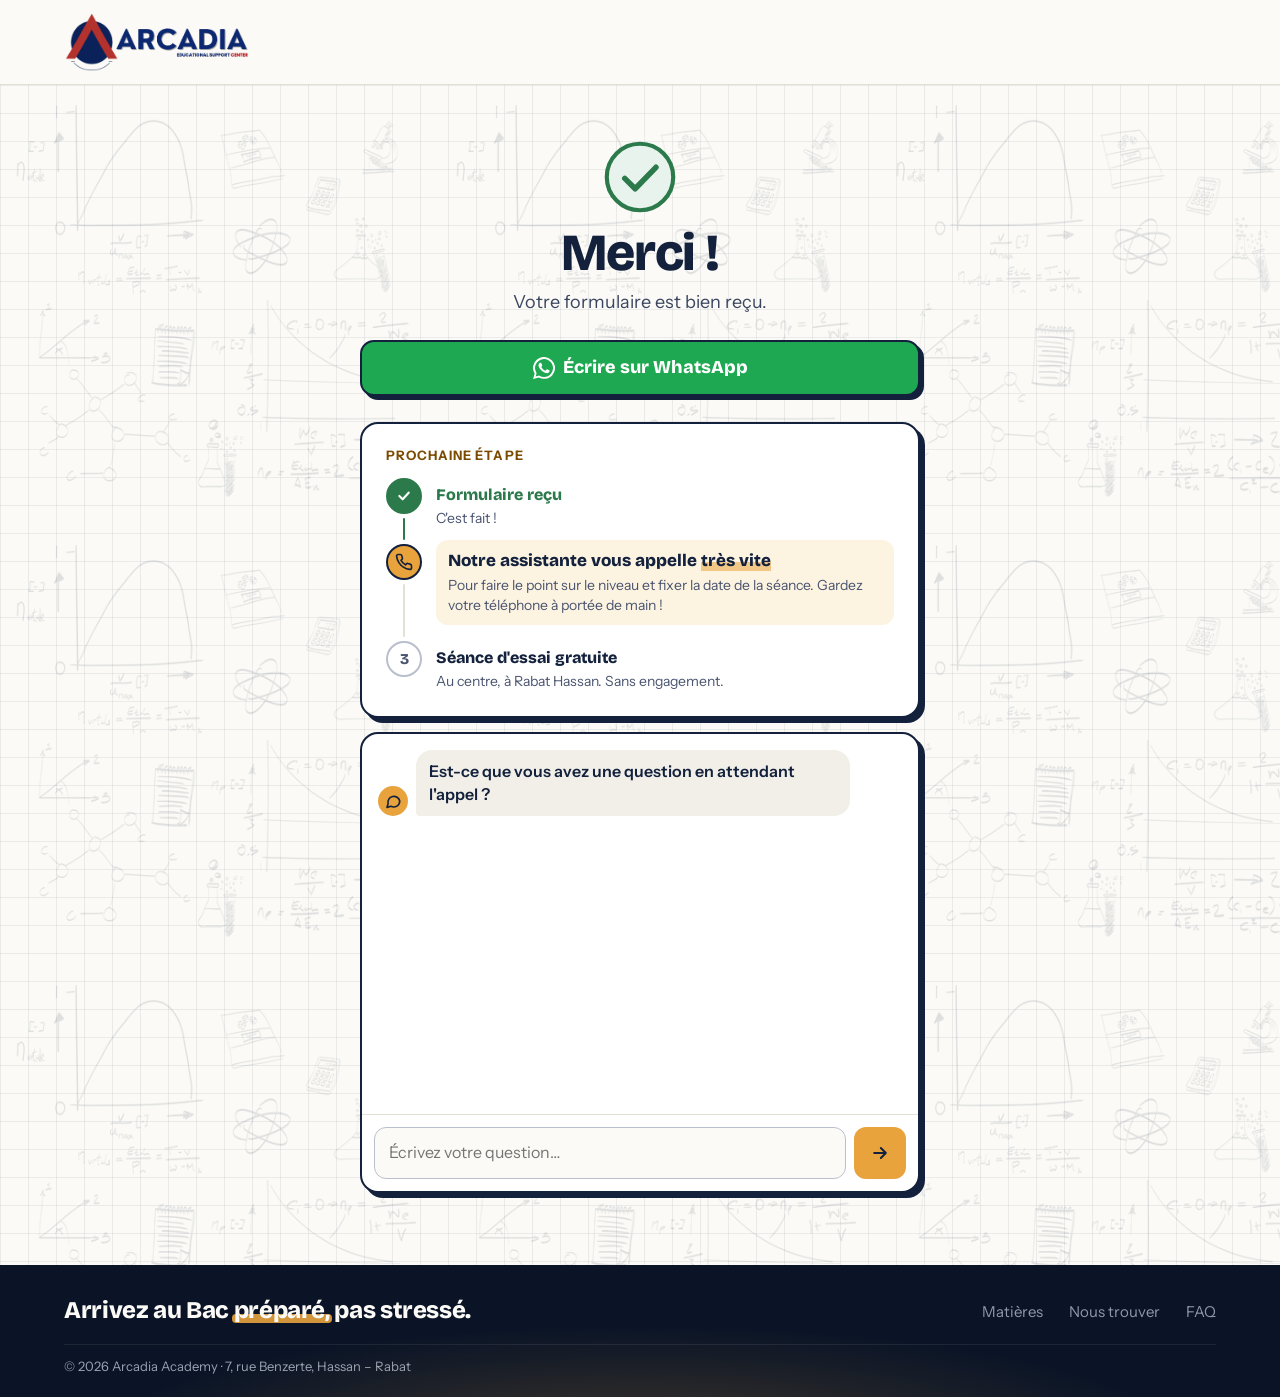
<file: merci.html>
<!DOCTYPE html>
<html lang="fr">
<head>
<meta charset="utf-8">
<meta name="viewport" content="width=device-width, initial-scale=1, viewport-fit=cover">
<title>Merci ! – Arcadia Academy</title>
<meta name="robots" content="noindex, nofollow">
<meta name="theme-color" content="#13213C">
<link rel="icon" type="image/png" sizes="32x32" href="assets/img/favicon-32.png">
<link rel="icon" type="image/png" sizes="64x64" href="assets/img/favicon.png">
<link rel="apple-touch-icon" href="assets/img/apple-touch-icon.png">
<link rel="preload" href="assets/fonts/bricolage-grotesque.woff2" as="font" type="font/woff2" crossorigin>
<link rel="preload" href="assets/fonts/instrument-sans.woff2" as="font" type="font/woff2" crossorigin>
<link rel="preconnect" href="https://connect.facebook.net">
<link rel="stylesheet" href="assets/styles.css?v=0d6e765c">
<script src="assets/config.js"></script>
<script src="assets/tracking.js?v=a8ee02d3"></script>
</head>
<body class="page-merci">
<noscript><img height="1" width="1" style="display:none" alt="" src="https://www.facebook.com/tr?id=1651037729770097&amp;ev=PageView&amp;noscript=1"></noscript>

<header class="site-header">
  <div class="container">
    <a class="brand" href="index.html" aria-label="Arcadia Academy – accueil">
      <img class="brand-lockup" src="assets/img/logo-arcadia-esc.webp" alt="Arcadia – Educational Support Center" width="437" height="142" fetchpriority="high">
    </a>
  </div>
</header>

<main class="thanks grid-paper">
  <div class="container thanks-in">
    <svg class="thanks-check" aria-hidden="true" viewBox="0 0 52 52" width="72" height="72">
      <circle cx="26" cy="26" r="24" fill="none" stroke-width="3"/>
      <path d="m15 27 7.5 7.5L37.5 19" fill="none" stroke-width="4" stroke-linecap="round" stroke-linejoin="round"/>
    </svg>
    <h1>Merci<span id="t-name"></span>&nbsp;!</h1>
    <p class="thanks-lead">Votre formulaire est bien reçu.</p>

    <a class="btn btn-whatsapp" id="t-whatsapp" href="#" target="_blank" rel="noopener" data-track="Contact" data-channel="whatsapp" hidden>
      <svg aria-hidden="true" width="22" height="22" viewBox="0 0 24 24" fill="currentColor"><path d="M17.5 14.4c-.3-.1-1.8-.9-2-1-.3-.1-.5-.1-.7.1-.2.3-.8 1-.9 1.2-.2.2-.3.2-.6.1-.3-.1-1.3-.5-2.4-1.5-.9-.8-1.5-1.8-1.7-2.1-.2-.3 0-.5.1-.6l.4-.5c.2-.2.2-.3.3-.5.1-.2 0-.4 0-.5l-.9-2.2c-.2-.6-.5-.5-.7-.5h-.6c-.2 0-.5.1-.8.4-.3.3-1 1-1 2.5s1.1 2.9 1.2 3.1c.1.2 2.1 3.2 5.1 4.5.7.3 1.3.5 1.7.6.7.2 1.4.2 1.9.1.6-.1 1.8-.7 2-1.4.2-.7.2-1.3.2-1.4-.1-.1-.3-.2-.6-.3zM12 21.8a9.8 9.8 0 0 1-5-1.4l-.4-.2-3.7 1 1-3.6-.2-.4A9.8 9.8 0 1 1 12 21.8zm8.4-18.2A11.8 11.8 0 0 0 1.8 17.9L.1 24l6.3-1.6a11.8 11.8 0 0 0 5.6 1.4 11.8 11.8 0 0 0 8.4-20.2z"/></svg>
      Écrire sur WhatsApp
    </a>

    <section class="next" aria-labelledby="next-title">
      <h2 class="next-title" id="next-title">Prochaine étape</h2>
      <ol class="next-steps">
        <li class="is-done">
          <span class="next-dot" aria-hidden="true"><svg width="16" height="16" viewBox="0 0 24 24" fill="none" stroke="currentColor" stroke-width="3.2" stroke-linecap="round" stroke-linejoin="round"><path d="m5 12 5 5 9-10"/></svg></span>
          <div><strong>Formulaire reçu</strong><span>C'est fait&nbsp;!</span></div>
        </li>
        <li class="is-now">
          <span class="next-dot" aria-hidden="true"><svg width="18" height="18" viewBox="0 0 24 24" fill="none" stroke="currentColor" stroke-width="2.2" stroke-linecap="round" stroke-linejoin="round"><path d="M22 16.9v3a2 2 0 0 1-2.2 2 19.8 19.8 0 0 1-8.6-3.1 19.5 19.5 0 0 1-6-6A19.8 19.8 0 0 1 2.1 4.2 2 2 0 0 1 4.1 2h3a2 2 0 0 1 2 1.7c.1.9.4 1.8.7 2.7a2 2 0 0 1-.5 2.1L8 9.8a16 16 0 0 0 6 6l1.3-1.3a2 2 0 0 1 2.1-.4c.9.3 1.8.6 2.7.7a2 2 0 0 1 1.7 2z"/></svg></span>
          <div>
            <strong>Notre assistante vous appelle <em>très vite</em></strong>
            <span>Pour faire le point sur le niveau et fixer la date de la séance. Gardez votre téléphone à portée de main&nbsp;!</span>
          </div>
        </li>
        <li>
          <span class="next-dot" aria-hidden="true">3</span>
          <div><strong>Séance d'essai gratuite</strong><span>Au centre, à Rabat Hassan. Sans engagement.</span></div>
        </li>
      </ol>
    </section>

    <!-- Assistant n8n (assets/chat.js) -->
    <div class="chat-card" id="chat" hidden></div>
  </div>
</main>

<footer class="footer-halo">
  <div class="container footer-halo-in">
    <div class="footer-halo-top">
      <p class="footer-halo-slogan">Arrivez au Bac <span class="footer-halo-mark">préparé,</span> pas stressé.</p>
    <nav class="footer-halo-links" aria-label="Pied de page">
      <a href="index.html#matieres">Matières</a>
      <a href="index.html#adresse">Nous trouver</a>
      <a href="index.html#faq">FAQ</a>
    </nav>
    </div>
    <p class="footer-halo-legal">© 2026 Arcadia Academy · 7, rue Benzerte, Hassan – Rabat</p>
  </div>
</footer>

<script>
(function () {
  var lead = null;
  try { lead = JSON.parse(sessionStorage.getItem('arcadia_lead')); } catch (e) {}
  var leadId = new URLSearchParams(location.search).get('lead') || (lead && lead.id);

  if (lead && lead.prenom) document.getElementById('t-name').textContent = ' ' + lead.prenom;

  // WhatsApp (page merci uniquement), message pré-rempli.
  var wa = (window.ARCADIA_CONFIG || {}).whatsappNumber;
  if (wa) {
    var btn = document.getElementById('t-whatsapp');
    var text = 'Bonjour Arcadia Academy, je souhaite avoir des informations sur les cours.';
    btn.href = 'https://wa.me/' + String(wa).replace(/\D/g, '') + '?text=' + encodeURIComponent(text);
    btn.hidden = false;
  }

  // Form completed (step 2). "Lead" itself fires at step 1, when the phone number is received.
  // Only after a real submission, and only once per lead (reloads don't re-count).
  if (leadId) {
    var key = 'arcadia_lead_tracked_' + leadId, done = false;
    try { done = sessionStorage.getItem(key) === '1'; } catch (e) {}
    if (!done) {
      window.arcadiaTrack && window.arcadiaTrack('CompleteRegistration', {
        content_name: "Séance d'essai gratuite – Arcadia Academy",
        content_category: lead && lead.niveau ? lead.niveau : undefined
      }, leadId);
      try { sessionStorage.setItem(key, '1'); } catch (e) {}
    }
  }
})();
</script>
<script src="assets/chat.js?v=96882e8b" defer></script>
</body>
</html>
</file>
<file: assets/styles.css>
/* Arcadia Academy – landing page ads
   Mobile-first (design 390px) → desktop (design 1440px) at 860px. */

/* Polices auto-hébergées (sous-ensemble latin, polices variables) : pas de requête vers Google Fonts.
   Caveat : uniquement les lettres utilisées sur la page. */
@font-face { font-family: 'Bricolage Grotesque'; font-style: normal; font-weight: 200 800; font-display: swap; src: url("fonts/bricolage-grotesque.woff2") format('woff2'); unicode-range: U+0000-00FF, U+0131, U+0152-0153, U+02BB-02BC, U+02C6, U+02DA, U+02DC, U+0304, U+0308, U+0329, U+2000-206F, U+20AC, U+2122, U+2191, U+2193, U+2212, U+2215, U+FEFF, U+FFFD; }
@font-face { font-family: 'Instrument Sans'; font-style: normal; font-weight: 400 700; font-display: swap; src: url("fonts/instrument-sans.woff2") format('woff2'); unicode-range: U+0000-00FF, U+0131, U+0152-0153, U+02BB-02BC, U+02C6, U+02DA, U+02DC, U+0304, U+0308, U+0329, U+2000-206F, U+20AC, U+2122, U+2191, U+2193, U+2212, U+2215, U+FEFF, U+FFFD; }
@font-face { font-family: 'Caveat'; font-style: normal; font-weight: 700; font-display: swap; src: url("fonts/caveat-700.woff2") format('woff2'); unicode-range: U+20, U+27, U+2c-2e, U+31-32, U+38, U+41-49, U+4c-51, U+53-54, U+56, U+61-69, U+6c-76, U+78-7a, U+c0-c1, U+c7-c9, U+cc-cd, U+d2-d3, U+e0-e1, U+e7-e9, U+ec-ed, U+f2-f3, U+f9-fa, U+fd, U+2713, U+2717; }

:root {
  --navy: #13213C;
  --navy-deep: #0A1426;
  --navy-soft: #1E2F52;
  --paper: #FBFAF6;
  --sand: #F1EFE8;
  --line: #E3E0D6;
  --line-strong: #B9BFCC;
  --ink-2: #3A4660;
  --ink-3: #4A5570;
  --on-dark-2: #C9D1E0;
  --eyebrow: #7A4B00;
  --accent: #E8A33D;
  --maths: #3557C9;
  --svt: #2C7A4B;
  --error: #B42318;
  --display: 'Bricolage Grotesque', system-ui, sans-serif;
  --body: 'Instrument Sans', system-ui, sans-serif;
}

*, *::before, *::after { box-sizing: border-box; }
html { scroll-behavior: smooth; scroll-padding-top: 76px; -webkit-text-size-adjust: 100%; }
body { margin: 0; background: var(--paper); color: var(--navy); font-family: var(--body); line-height: 1.4; }
img, svg, iframe { display: block; max-width: 100%; }
a { color: var(--navy); }
a:hover { color: var(--navy-deep); }
input:focus, button:focus-visible, a:focus-visible, summary:focus-visible { outline: 3px solid var(--accent); outline-offset: 2px; }
h1, h2, h3 { margin: 0; font-family: var(--display); font-weight: 800; }
p { margin: 0; }
.nowrap { white-space: nowrap; }
.sr-only { position: absolute; width: 1px; height: 1px; padding: 0; margin: -1px; overflow: hidden; clip: rect(0 0 0 0); white-space: nowrap; border: 0; }

.container { max-width: 1200px; margin: 0 auto; padding-left: 16px; padding-right: 16px; }


.grid-paper { background-color: var(--paper); background-image: linear-gradient(rgba(19,33,60,.07) 1px, transparent 1px), linear-gradient(90deg, rgba(19,33,60,.07) 1px, transparent 1px); background-size: 24px 24px; }
.grid-dark { background-color: var(--navy); color: var(--paper); background-image: linear-gradient(rgba(251,250,246,.06) 1px, transparent 1px), linear-gradient(90deg, rgba(251,250,246,.06) 1px, transparent 1px); background-size: 24px 24px; }

/* Sur-titre : écrit à la main (Caveat) avec une petite flèche vers le titre */
.eyebrow { display: inline-flex; align-items: center; gap: 6px; width: fit-content; font-family: 'Caveat', cursive; font-size: 24px; font-weight: 700; line-height: 1; letter-spacing: 0; text-transform: none; color: var(--eyebrow); transform: rotate(-2deg); transform-origin: left center; }
.eyebrow::after { content: ""; flex: 0 0 auto; width: 30px; height: 18px; margin-top: 4px; background: currentColor; -webkit-mask: url("data:image/svg+xml,%3Csvg xmlns='http://www.w3.org/2000/svg' viewBox='0 0 34 20' fill='none' stroke='%23000' stroke-width='2.4' stroke-linecap='round' stroke-linejoin='round'%3E%3Cpath d='M2 4 C 12 2, 22 6, 28 15'/%3E%3Cpath d='M28 15 l -6 -1 M28 15 l 1 -6'/%3E%3C/svg%3E") center / contain no-repeat; mask: url("data:image/svg+xml,%3Csvg xmlns='http://www.w3.org/2000/svg' viewBox='0 0 34 20' fill='none' stroke='%23000' stroke-width='2.4' stroke-linecap='round' stroke-linejoin='round'%3E%3Cpath d='M2 4 C 12 2, 22 6, 28 15'/%3E%3Cpath d='M28 15 l -6 -1 M28 15 l 1 -6'/%3E%3C/svg%3E") center / contain no-repeat; }
.section-title { font-size: 31px; line-height: 1.05; letter-spacing: -.015em; }

/* ── Buttons ─────────────────────────────────────────── */
.btn { display: inline-flex; align-items: center; justify-content: center; gap: 8px; min-height: 56px; padding: 0 24px; border-radius: 14px; text-decoration: none; font-family: var(--display); font-weight: 800; font-size: 18px; border: 0; cursor: pointer; }
.btn-accent { background: var(--accent); color: var(--navy); }
.btn-accent:hover { color: var(--navy); filter: brightness(1.04); }
.btn-navy { background: var(--navy); color: var(--paper); box-shadow: 4px 4px 0 var(--accent); }
.btn-navy:hover { color: var(--paper); }
.btn-outline { background: #fff; color: var(--navy); border: 2px solid var(--navy); font-family: var(--body); font-weight: 600; font-size: 17px; }
.btn-outline-light { background: transparent; color: var(--paper); border: 2px solid var(--paper); font-family: var(--body); font-weight: 600; font-size: 18px; }
.btn-outline-light:hover { color: var(--paper); }

/* ── Header ──────────────────────────────────────────── */
.site-header { position: sticky; top: 0; z-index: 10; background: rgba(251,250,246,.95); -webkit-backdrop-filter: blur(8px); backdrop-filter: blur(8px); border-bottom: 1px solid var(--line); }
.site-header .container { display: flex; align-items: center; justify-content: space-between; gap: 12px; padding-top: 10px; padding-bottom: 10px; }
.brand { display: flex; align-items: center; gap: 10px; text-decoration: none; }
.brand-lockup { height: 48px; width: auto; display: block; }
.site-nav { display: flex; align-items: center; gap: 4px 22px; font-size: 15px; font-weight: 500; }
.site-nav a { text-decoration: none; padding: 10px 0; }
.site-nav .nav-link { display: none; }
.nav-cta { display: inline-flex !important; align-items: center; gap: 8px; min-height: 44px; padding: 0 16px !important; border-radius: 999px; background: var(--navy); color: var(--paper) !important; font-weight: 600; font-size: 14px; }

/* ── Hero ────────────────────────────────────────────── */
.hero { position: relative; overflow: hidden; border-bottom: 1px solid var(--line); }
/* Hand-drawn science doodles behind the hero (both pages). Opacity is set here. */
.hero::before, .thanks::before { content: ""; position: absolute; inset: 0; pointer-events: none; background: url("img/doodles.webp") repeat 0 0 / 300px 300px; opacity: .13; }
/* Paper-coloured halo around hero text: hides the doodles only where they cross the letters. */
.hero h1, .hero-lead, .hero-meta { text-shadow: 0 0 2px var(--paper), 0 0 4px var(--paper), 0 0 6px var(--paper), 0 0 10px var(--paper), 0 0 14px var(--paper); }
.hero h1 { text-shadow: 0 0 3px var(--paper), 0 0 6px var(--paper), 0 0 10px var(--paper), 0 0 16px var(--paper), 0 0 22px var(--paper); }
.hero-inner { position: relative; padding-top: 28px; padding-bottom: 36px; display: flex; flex-wrap: wrap; gap: 24px; align-items: center; }
.hero-copy { flex: 1 1 500px; min-width: 0; display: flex; flex-direction: column; gap: 18px; }
.pill { align-self: flex-start; display: inline-flex; align-items: center; gap: 8px; padding: 6px 12px 6px 6px; border-radius: 999px; background: #fff; border: 1.5px solid var(--navy); font-size: 13px; font-weight: 600; }
.pill-tag { padding: 2px 8px; border-radius: 999px; background: var(--navy); color: var(--accent); font-size: 11px; letter-spacing: .04em; }
.hero h1 { font-size: 40px; line-height: 1; letter-spacing: -.025em; }
.underline { position: relative; white-space: nowrap; display: inline-block; }
.underline svg { position: absolute; left: 0; bottom: -8px; width: 100%; height: 12px; }
.hero-lead { font-size: 17px; line-height: 1.5; color: var(--ink-2); max-width: 540px; }
.hero-lead strong { color: var(--navy); }
.hero-ctas { display: none; flex-wrap: wrap; gap: 12px; }
.hero-meta { display: flex; flex-wrap: wrap; gap: 8px 16px; font-size: 14px; color: var(--ink-2); }
.hero-meta > span { display: inline-flex; align-items: center; gap: 6px; }

/* ── Lead form ───────────────────────────────────────── */
.form-card { flex: 1 1 380px; min-width: 0; width: 100%; background: #fff; border: 2px solid var(--navy); border-radius: 20px; box-shadow: 6px 6px 0 var(--navy); padding: 20px; }
.lead-form { display: flex; flex-direction: column; gap: 16px; }
.form-head { display: flex; flex-direction: column; gap: 6px; }
.offer-tag { align-self: flex-start; padding: 4px 9px; border-radius: 7px; background: var(--accent); color: var(--navy); font-size: 12px; font-weight: 700; }
.form-head h2 { font-size: clamp(19px, 6vw, 26px); line-height: 1.1; letter-spacing: -.01em; white-space: nowrap; }
.form-head p { font-size: 14px; line-height: 1.5; color: var(--ink-3); }
.field { display: flex; flex-direction: column; gap: 6px; }
.field label, .field legend { font-size: 14px; font-weight: 600; }
.field input { min-height: 50px; padding: 0 14px; border: 1.5px solid var(--line-strong); border-radius: 12px; font-size: 16px; font-family: inherit; color: var(--navy); background: var(--paper); width: 100%; }
.field input[aria-invalid="true"] { border-color: var(--error); background: #FEF3F2; }
.field-error { font-size: 13px; color: var(--error); font-weight: 500; }
.field-error:empty { display: none; }
fieldset.field { margin: 0; padding: 0; border: 0; min-width: 0; }
fieldset.field legend { padding: 0; margin-bottom: 8px; }
.segmented { display: grid; grid-template-columns: repeat(2, minmax(0, 1fr)); gap: 4px; padding: 4px; border-radius: 12px; background: var(--sand); }
.segmented--3 { grid-template-columns: repeat(3, minmax(0, 1fr)); }
.form-step { display: flex; flex-direction: column; gap: inherit; }
.form-step[hidden] { display: none; }
.form-progress { height: 6px; border-radius: 99px; background: var(--sand); overflow: hidden; margin-bottom: 6px; }
.form-progress span { display: block; width: 80%; height: 100%; border-radius: inherit; background: var(--svt); }
.step2-title:focus { outline: none; }
.options { display: grid; grid-template-columns: repeat(2, minmax(0, 1fr)); gap: 8px; }
.options label { position: relative; }
.options input { position: absolute; opacity: 0; width: 1px; height: 1px; pointer-events: none; }
.options span { display: flex; align-items: center; justify-content: center; text-align: center; height: 100%; min-height: 52px; padding: 6px 10px; border-radius: 12px; border: 1.5px solid var(--line-strong); background: #fff; font-size: 14px; font-weight: 600; line-height: 1.2; cursor: pointer; }
.options input:checked + span { background: var(--navy); color: var(--paper); border-color: var(--navy); }
.options input:focus-visible + span { outline: 3px solid var(--accent); outline-offset: 2px; }
.legend-hint { font-weight: 500; color: var(--ink-3); }
.chips-group { font-size: 12px; font-weight: 700; letter-spacing: .06em; text-transform: uppercase; color: var(--ink-3); }
.subject-list + .chips-group { margin-top: 4px; }
/* Reduction gauge (step 2): one segment fills per subject ticked. */
.savings { margin-bottom: 4px; padding: 8px 12px 10px; border-radius: 12px; background: #E7F3EC; color: var(--svt); }
.savings-t { display: flex; align-items: baseline; gap: 6px; font-size: 14px; font-weight: 700; white-space: nowrap; }
.savings-t b { flex: 1 1 auto; min-width: 12px; border-bottom: 2px dotted #9CCBAE; transform: translateY(-3px); }
.savings-t span { font-weight: 600; opacity: .85; }
.savings-bar { display: grid; grid-template-columns: repeat(4, 1fr); gap: 4px; margin-top: 6px; }
.savings-bar i { height: 8px; border-radius: 99px; background: #fff; border: 1px solid #B9DCC6; transition: background .2s; }
.savings-bar i.on { background: var(--svt); border-color: var(--svt); }
.savings-t span { font-family: var(--display); font-weight: 800; font-size: 15px; }
.savings.is-on .savings-t span { opacity: 1; }
.savings-hint { margin-top: 5px; font-size: 12.5px; font-weight: 600; line-height: 1.3; color: var(--navy); }
.field[hidden] { display: none; }

/* Subject list (step 2): icon + name + checkbox per row. Icons: Tabler Icons (MIT). */
.subject-list { display: flex; flex-direction: column; border: 1.5px solid var(--line); border-radius: 14px; overflow: hidden; background: #fff; }
.subject-row { position: relative; display: flex; align-items: center; gap: 12px; min-height: 54px; padding: 8px 12px; cursor: pointer; transition: background .15s; }
.subject-row + .subject-row { border-top: 1px solid var(--line); }
.subject-row input { position: absolute; opacity: 0; width: 1px; height: 1px; pointer-events: none; }
.subject-ico { flex: 0 0 auto; width: 36px; height: 36px; border-radius: 10px; display: flex; align-items: center; justify-content: center; color: var(--c); background: color-mix(in srgb, var(--c) 12%, #fff); transition: background .15s, color .15s; }
.subject-name { flex: 1 1 auto; font-size: 15px; font-weight: 600; }
.subject-box { flex: 0 0 auto; width: 24px; height: 24px; border-radius: 7px; border: 2px solid var(--line-strong); background: #fff center / 14px no-repeat; transition: background-color .15s, border-color .15s; }
.subject-row:hover { background: #FAFAF7; }
.subject-row input:checked ~ .subject-ico { background: var(--c); color: #fff; }
.subject-row input:checked ~ .subject-box { background-color: var(--navy); border-color: var(--navy); background-image: url("data:image/svg+xml,%3Csvg xmlns='http://www.w3.org/2000/svg' viewBox='0 0 24 24' fill='none' stroke='%23E8A33D' stroke-width='3.5' stroke-linecap='round' stroke-linejoin='round'%3E%3Cpath d='m5 12 5 5 9-10'/%3E%3C/svg%3E"); }
.subject-row:has(input:checked) { background: #F3F5FA; }
.subject-row input:focus-visible ~ .subject-box { outline: 3px solid var(--accent); outline-offset: 2px; }
.form-back { align-self: center; margin-top: -6px; padding: 8px; border: 0; background: none; font: inherit; font-size: 14px; font-weight: 600; color: var(--ink-3); text-decoration: underline; cursor: pointer; }
.form-back[hidden] { display: none; }
.segmented label { position: relative; }
.segmented input { position: absolute; opacity: 0; width: 1px; height: 1px; pointer-events: none; }
.segmented span { display: flex; align-items: center; justify-content: center; text-align: center; min-height: 44px; padding: 0 4px; border-radius: 9px; font-size: 13px; font-weight: 600; cursor: pointer; line-height: 1.15; }
.segmented input:checked + span { background: var(--navy); color: var(--paper); box-shadow: 0 2px 6px rgba(19,33,60,.25); }
.segmented input:focus-visible + span { outline: 3px solid var(--accent); outline-offset: 2px; }
.form-submit { width: 100%; }
.form-submit[disabled] { opacity: .7; cursor: progress; }
.spinner { width: 18px; height: 18px; border-radius: 50%; border: 2.5px solid currentColor; border-right-color: transparent; animation: spin .7s linear infinite; display: none; }
.is-sending .spinner { display: block; }
.is-sending .arrow { display: none; }
@keyframes spin { to { transform: rotate(360deg); } }
.form-alert { padding: 10px 12px; border-radius: 10px; background: #FEF3F2; border: 1px solid #FDA29B; color: var(--error); font-size: 14px; line-height: 1.45; }
.form-alert[hidden] { display: none; }
.form-alert { display: flex; flex-direction: column; gap: 10px; }
.inline-cta { display: flex; flex-direction: column; align-items: stretch; gap: 8px; text-align: center; }
.inline-cta span { font-size: 14px; color: var(--ink-3); }
.inline-cta .btn { white-space: nowrap; }
.form-note { margin-top: -4px; display: flex; align-items: center; justify-content: center; gap: 6px; font-size: 13px; color: var(--ink-3); white-space: nowrap; }
.hp { position: absolute !important; left: -9999px !important; width: 1px; height: 1px; overflow: hidden; }

/* ── Bandeau défilant ────────────────────────────────── */

/* ── Bandeaux défilants : moteur commun (deux copies identiques, défilement de −50 %) ── */
.mq-track { display: flex; width: max-content; animation: mq 30s linear infinite; }
.mq-track--rev { animation-direction: reverse; animation-duration: 40s; }
.mq-run { display: flex; align-items: center; flex: 0 0 auto; gap: 22px; padding: 0 11px; white-space: nowrap; }
.mq-run i { font-style: normal; }
@keyframes mq { to { transform: translateX(-50%); } }
.ribbon:hover .mq-track { animation-play-state: paused; }

/* Ruban ambre droit (avant le comparatif) */
.ribbon { overflow: hidden; background: var(--accent); border-top: 2px solid var(--navy); border-bottom: 2px solid var(--navy); }
.ribbon .mq-run { padding-top: 13px; padding-bottom: 13px; }
.ribbon span { font-family: var(--display); font-weight: 800; font-size: 17px; letter-spacing: .02em; text-transform: uppercase; color: var(--navy); }
.ribbon i { color: var(--navy); font-size: 14px; }

/* Double ruban croisé (après le comparatif) */
.ribbons-x { position: relative; height: 100px; overflow: hidden; background: transparent; }
.ribbons-x-a, .ribbons-x-b { position: absolute; left: -4%; right: -4%; top: 50%; }
.ribbons-x-a { transform: translateY(-50%) rotate(3deg); background: var(--navy); border-top: 2px solid var(--navy); border-bottom: 2px solid var(--navy); }
.ribbons-x-b { z-index: 1; transform: translateY(-50%) rotate(-3deg); background: var(--accent); border-top: 2px solid var(--navy); border-bottom: 2px solid var(--navy); }
.ribbons-x .mq-run { padding-top: 11px; padding-bottom: 11px; }
.ribbons-x span { font-family: var(--display); font-weight: 800; font-size: 16px; }
.ribbons-x-a span { color: var(--paper); font-weight: 700; }
.ribbons-x-a i { color: var(--accent); }
.ribbons-x-b span { color: var(--navy); }
.ribbons-x-b i { color: var(--navy); }
@media (min-width: 860px) {
  .ribbon .mq-run { gap: 30px; padding: 16px 15px; }
  .ribbon span { font-size: 21px; }
  .ribbons-x { height: 124px; }
  .ribbons-x .mq-run { gap: 28px; padding: 13px 14px; }
  .ribbons-x span { font-size: 19px; }
}
@media (prefers-reduced-motion: reduce) { .mq-track { animation: none; } }

/* ── Séparateur cahier à spirale (hero → chiffres) ──────
   Hauteur nulle : la reliure chevauche la limite, trous dans le papier, spirales dans le navy. */
.spiral-sep { position: relative; z-index: 2; height: 0; }
.spiral-sep svg { position: absolute; left: 0; top: -13px; width: 100%; height: 28px; display: block; pointer-events: none; }
.spiral-sep--up svg { top: -15px; transform: scaleY(-1); }

/* ── Nous trouver : carte + polaroid du bâtiment ───────────
   Mobile : titre, puis la carte avec la photo scotchée en travers, puis adresse et boutons.
   Ordinateur : texte à gauche, grande carte à droite avec le polaroid sur son coin.
   La carte n'est pas cliquable ; l'iframe remonte de --lift pour masquer ce que Google
   affiche en haut (« Open in Maps », vignette d'adresse) : le repère est à 50 % − lift/2. */
.find { border-top: 1px solid var(--line); }
/* Variante /bac : papier ambre pâle à lignes horizontales (classe ajoutée par scripts/build-versions.cjs) */
.find-lined { background-color: #FCF0DB; background-image: repeating-linear-gradient(180deg, transparent 0 31px, rgba(122,75,0,.13) 31px 32px); }
@media (min-width: 860px) { .find-lined { background-image: repeating-linear-gradient(180deg, transparent 0 35px, rgba(122,75,0,.13) 35px 36px); } }
.find-inner { padding-top: 44px; padding-bottom: 52px; display: grid; grid-template-areas: "head" "visual" "info"; gap: 22px; }
.find-head { grid-area: head; display: flex; flex-direction: column; gap: 10px; }
.find-intro { font-size: 15px; line-height: 1.55; color: var(--ink-2); }
.find-visual { grid-area: visual; position: relative; padding-top: 120px; }
.find-map { --lift: 56px; position: relative; height: 360px; border: 2px solid var(--navy); border-radius: 20px; overflow: hidden; background: #E5E3DF; box-shadow: 6px 6px 0 var(--accent); }
.find-map iframe { position: absolute; top: calc(-1 * var(--lift)); left: 0; width: 100%; max-width: none; height: calc(100% + var(--lift)); border: 0; pointer-events: none; }
.find-pin { position: absolute; left: 50%; top: calc(50% - var(--lift) / 2); width: 42px; height: 52px; transform: translate(-50%, -100%); z-index: 2; filter: drop-shadow(0 5px 8px rgba(0,0,0,.35)); }
.find-ring { position: absolute; left: 50%; top: calc(50% - var(--lift) / 2); width: 72px; height: 26px; margin: -13px 0 0 -36px; border: 3px solid var(--accent); border-radius: 50%; z-index: 1; animation: find-ring 2.4s ease-out infinite; }
@keyframes find-ring { from { transform: scale(.35); opacity: 1; } to { transform: scale(1.7); opacity: 0; } }
.find-pola { position: absolute; top: 0; right: 6px; z-index: 3; width: 62%; max-width: 280px; margin: 0; padding: 10px 10px 40px; background: #fff; transform: rotate(4deg); box-shadow: 0 14px 26px rgba(19,33,60,.25); }
.find-pola img { display: block; width: 100%; height: 150px; object-fit: cover; object-position: 50% 40%; }
.find-pola figcaption { position: absolute; left: 0; right: 0; bottom: 10px; text-align: center; font-family: var(--display); font-weight: 800; font-size: 15px; }
/* Vrai ruban washi (assets/img/washi-tape.webp, fond transparent, ratio 640×240) */
.find-tape { position: absolute; top: -20px; left: 50%; z-index: 1; width: 124px; height: 46px; margin-left: -62px; background: url("img/washi-tape.webp") center / contain no-repeat; transform: rotate(-3deg); filter: drop-shadow(0 2px 2px rgba(19,33,60,.18)); }
.find-info { grid-area: info; display: flex; flex-direction: column; gap: 16px; }
.find-addr { display: flex; align-items: flex-start; gap: 10px; font-size: 15px; color: var(--ink-2); }
.find-addr svg { flex: 0 0 auto; margin-top: 2px; }
.find-addr strong { display: block; font-family: var(--display); font-weight: 800; font-size: 24px; line-height: 1.1; color: var(--navy); }
.find-btns { display: flex; flex-direction: column; gap: 10px; }
.find-btns .btn { min-height: 52px; white-space: nowrap; }
@media (min-width: 860px) {
  .find-inner { grid-template-columns: minmax(0, 1fr) minmax(0, 1.2fr); grid-template-areas: "head visual" "info visual"; column-gap: 72px; row-gap: 28px; padding-top: 104px; padding-bottom: 112px; }
  .find-head { align-self: end; gap: 14px; }
  .find-info { align-self: start; gap: 22px; }
  .find-intro { font-size: 17px; max-width: 440px; }
  .find-addr { font-size: 16px; }
  .find-addr strong { font-size: 30px; }
  .find-btns { flex-direction: row; flex-wrap: wrap; }
  .find-btns .btn { min-height: 56px; padding: 0 26px; }
  .find-visual { padding-top: 0; }
  .find-map { --lift: 135px; height: 540px; border-radius: 24px; box-shadow: 10px 10px 0 var(--accent); }
  .find-pola { top: -34px; left: -56px; right: auto; width: 280px; max-width: none; padding: 12px 12px 46px; transform: rotate(-5deg); }
  .find-pola img { height: 190px; }
  .find-pola figcaption { bottom: 13px; font-size: 17px; }
  .find-tape { top: -24px; width: 150px; height: 56px; margin-left: -75px; }
}
@media (prefers-reduced-motion: reduce) { .find-ring { animation: none; } }

/* ── L'élève : photo détourée sur disque ambre + étiquettes ──
   Étiquettes placées en % de la photo. Plans : disque (0) → « À son rythme » (1) → photo (2) → autres étiquettes (3). */
.eleve { border-top: 1px solid var(--line); overflow-x: clip; }
.eleve-in { padding-top: 44px; padding-bottom: 48px; display: flex; flex-direction: column; gap: 28px; }
.eleve-copy { display: flex; flex-direction: column; gap: 14px; }
.eleve-mark { position: relative; z-index: 0; white-space: nowrap; }
.eleve-mark::after { content: ""; position: absolute; left: -2%; right: -2%; bottom: 4%; height: 32%; z-index: -1; border-radius: 4px; background: var(--accent); opacity: .9; }
.eleve-text { font-size: 16px; line-height: 1.55; color: var(--ink-2); }
.eleve-list { list-style: none; margin: 0; padding: 0; display: flex; flex-direction: column; gap: 8px; font-weight: 600; }
.eleve-list li { display: flex; align-items: center; gap: 10px; }
.eleve-list li::before { content: ""; flex: 0 0 auto; width: 22px; height: 22px; border-radius: 50%; background: var(--accent) url("data:image/svg+xml,%3Csvg xmlns='http://www.w3.org/2000/svg' viewBox='0 0 24 24' fill='none' stroke='%2313213C' stroke-width='3.2' stroke-linecap='round' stroke-linejoin='round'%3E%3Cpath d='m6 12 4 4 8-9'/%3E%3C/svg%3E") center / 14px no-repeat; }
.eleve-cta { min-height: 54px; white-space: nowrap; }
.eleve-note { font-size: 13px; color: var(--ink-3); text-align: center; }
.eleve-stage { position: relative; width: 86%; max-width: 460px; margin: 0 auto; }
/* disque ambre derrière l'élève (repris de l'option 2) */
.eleve-stage::before { content: ""; animation: eleve-breathe 6s ease-in-out infinite; position: absolute; left: 50%; top: 9%; z-index: 0; width: 108%; aspect-ratio: 1; transform: translateX(-50%); border-radius: 50%; background: var(--accent); box-shadow: inset 0 0 0 10px rgba(255,255,255,.25); }
/* anneau pointillé qui tourne lentement autour du disque */
.eleve-stage::after { content: ""; position: absolute; left: 50%; top: calc(9% - 4.5%); z-index: 0; width: 117%; aspect-ratio: 1; border-radius: 50%; border: 2px dashed rgba(19,33,60,.35); transform: translateX(-50%); animation: eleve-spin 40s linear infinite; }
@keyframes eleve-breathe { 0%, 100% { scale: 1; } 50% { scale: 1.04; } }
@keyframes eleve-spin { to { transform: translateX(-50%) rotate(360deg); } }
.eleve-img { position: relative; z-index: 2; display: block; width: 100%; height: auto; }
.eleve-tag { position: absolute; z-index: 3; padding: 4px 10px; border-radius: 8px; background: var(--navy); color: var(--paper); font-family: var(--display); font-weight: 800; font-size: clamp(13px, 3.8vw, 17px); white-space: nowrap; transform: rotate(-3deg); }
.eleve-tag--1 { right: -6%; top: 3%; }
.eleve-tag--2 { right: -6%; top: 51%; background: var(--accent); color: var(--navy); border: 2px solid var(--navy); box-shadow: 2px 2px 0 var(--navy); transform: rotate(3deg); }
.eleve-tag--3 { left: -8%; top: 22%; z-index: 1; } /* passe derrière la photo : son bout disparaît sous le bras */
@media (min-width: 860px) {
  .eleve-in { padding-top: 96px; padding-bottom: 96px; display: grid; grid-template-columns: 1fr 1.15fr; align-items: center; gap: 56px; }
  .eleve-copy { gap: 18px; max-width: 520px; }
  .eleve-text { font-size: 18px; }
  .eleve-list { font-size: 17px; }
  .eleve-cta { align-self: flex-start; min-height: 58px; padding: 0 28px; font-size: 19px; }
  .eleve-note { text-align: left; font-size: 14px; }
  .eleve-stage { width: 84%; max-width: 580px; }
  .eleve-tag--1 { right: -10%; }
  .eleve-tag--2 { right: -16%; top: 46%; }
  .eleve-tag--3 { left: 5%; }
}

/* Animation d'entrée (classes posées par assets/eleve.js) : texte → disque → élève → flèches + étiquettes, puis flottement.
   États cachés sans transition (.eleve--anim), transitions uniquement à l'apparition (.is-in). */
.eleve--anim .eleve-copy > * { opacity: 0; transform: translateY(18px); }
.eleve--anim .eleve-mark::after { transform: scaleX(0); transform-origin: left; }
.eleve--anim .eleve-stage::before { opacity: 0; transform: translateX(-50%) scale(.3); }
.eleve--anim .eleve-stage::after { opacity: 0; }
.eleve--anim .eleve-img { opacity: 0; transform: translateY(46px); }
.eleve--anim .eleve-tag { opacity: 0; scale: .5; }

.eleve--anim.is-in .eleve-copy > * { opacity: 1; transform: none; transition: opacity .5s ease, transform .6s cubic-bezier(.2,.8,.2,1); }
.eleve--anim.is-in .eleve-copy > :nth-child(2) { transition-delay: .08s; }
.eleve--anim.is-in .eleve-copy > :nth-child(3) { transition-delay: .16s; }
.eleve--anim.is-in .eleve-copy > :nth-child(4) { transition-delay: .24s; }
.eleve--anim.is-in .eleve-copy > :nth-child(5) { transition-delay: .32s; }
.eleve--anim.is-in .eleve-copy > :nth-child(6) { transition-delay: .4s; }
.eleve--anim.is-in .eleve-mark::after { transform: scaleX(1); transition: transform .6s cubic-bezier(.2,.8,.2,1) .55s; }
.eleve--anim.is-in .eleve-stage::before { opacity: 1; transform: translateX(-50%) scale(1); transition: opacity .35s ease .2s, transform .8s cubic-bezier(.3,1.4,.5,1) .2s; }
.eleve--anim.is-in .eleve-stage::after { opacity: 1; transition: opacity .8s ease .7s; }
.eleve--anim.is-in .eleve-img { opacity: 1; transform: none; transition: opacity .5s ease .4s, transform .8s cubic-bezier(.2,.8,.2,1) .4s; animation: eleve-img-float 5.5s ease-in-out 1.3s infinite; }
.eleve--anim.is-in .eleve-tag { opacity: 1; scale: 1; transition: opacity .25s ease, scale .5s cubic-bezier(.3,1.6,.5,1); animation: eleve-float 3.6s ease-in-out infinite; }
.eleve--anim.is-in .eleve-tag--1 { transition-delay: .9s; animation-delay: 1.6s; }
.eleve--anim.is-in .eleve-tag--3 { transition-delay: 1.25s; animation-delay: 2.2s; }
.eleve--anim.is-in .eleve-tag--2 { transition-delay: 1.6s; animation-delay: 2.8s; }
@media (prefers-reduced-motion: reduce) { .eleve-stage::before, .eleve-stage::after { animation: none; } }
/* l'élève flotte doucement (translate/rotate séparés de transform, qui sert à l'entrée) */
@keyframes eleve-img-float { 0%, 100% { translate: 0 0; rotate: 0deg; } 50% { translate: 0 -9px; rotate: -.6deg; } }
@keyframes eleve-float { 0%, 100% { translate: 0 0; } 50% { translate: 0 -6px; } }

/* ── Notre process : 3 étapes en grandes cartes, illustrations 3D sur fond nuit ──
   Téléphone : cartes empilées (illustration à gauche, texte à droite). Ordinateur : 3 cartes hautes côte à côte.
   L'étape 3 (séance offerte) est dorée. */
.process { --gold: #F5C631; background: radial-gradient(ellipse 80% 60% at 50% 45%, rgba(245,198,49,.12), transparent 70%), var(--navy-deep); color: var(--on-dark-2); }
.process-in { padding-top: 56px; padding-bottom: 56px; }
.process-head { display: flex; flex-direction: column; gap: 6px; text-align: center; align-items: center; }
.process .eyebrow { color: var(--accent); }
.process .section-title { color: var(--paper); }
.process-mark { position: relative; z-index: 0; white-space: nowrap; }
.process-mark::after { content: ""; position: absolute; left: -2%; right: -2%; bottom: 4%; height: 32%; z-index: -1; border-radius: 4px; background: var(--accent); opacity: .9; }
.process-steps { list-style: none; margin: 28px 0 0; padding: 0; display: grid; grid-template-columns: 1fr; gap: 12px; }
.process-step { position: relative; display: flex; align-items: center; gap: 16px; padding: 16px; border-radius: 20px; background: rgba(251,250,246,.04); border: 1px solid rgba(251,250,246,.12); }
.process-step--gold { border-color: rgba(245,198,49,.55); background: rgba(245,198,49,.07); }
.process-n { position: absolute; top: 12px; right: 16px; font-family: var(--display); font-weight: 800; font-size: 13px; letter-spacing: .08em; color: var(--gold); }
.process-ico { flex: 0 0 auto; width: 92px; height: 92px; border-radius: 50%; background: radial-gradient(circle at 50% 40%, rgba(251,250,246,.16), rgba(251,250,246,.05) 70%), var(--navy-deep); border: 1px solid rgba(251,250,246,.14); display: flex; align-items: center; justify-content: center; }
.process-step--gold .process-ico { background: radial-gradient(circle at 50% 40%, rgba(245,198,49,.45), rgba(245,198,49,.1) 70%), var(--navy-deep); border-color: rgba(245,198,49,.5); }
.process-ico img { width: 70%; height: 70%; object-fit: contain; filter: drop-shadow(0 6px 8px rgba(0,0,0,.45)); }
.process-t { font-family: var(--display); font-weight: 800; font-size: 17px; line-height: 1.2; color: var(--paper); }
.process-p { margin-top: 2px; font-size: 14px; line-height: 1.4; }
.process-cta { display: flex; flex-direction: column; gap: 6px; margin-top: 28px; }
.process-cta .btn { min-height: 52px; white-space: nowrap; }
.process-cta small { font-size: 12px; text-align: center; }
@media (min-width: 860px) {
  .process-in { padding-top: 96px; padding-bottom: 96px; }
  .process .section-title { font-size: 48px; }
  .process-steps { grid-template-columns: repeat(3, 1fr); max-width: 1040px; margin: 48px auto 0; gap: 20px; }
  .process-step { flex-direction: column; justify-content: center; text-align: center; min-height: 400px; padding: 36px 24px; gap: 22px; }
  .process-n { top: 20px; left: 24px; right: auto; font-size: 15px; }
  .process-ico { width: 170px; height: 170px; }
  .process-t { font-size: 22px; }
  .process-p { font-size: 16px; }
  .process-cta { flex-direction: row; align-items: center; justify-content: center; gap: 16px; margin-top: 48px; }
  .process-cta .btn { padding: 0 28px; }
  .process-cta small { font-size: 13px; }
}

/* ── Chiffres : cartes sur fond sombre (juste après le formulaire) ── */
.stat-cards .container { padding-top: 44px; padding-bottom: 48px; display: flex; flex-direction: column; gap: 20px; }
.stat-cards .eyebrow { color: var(--accent); }
.stat-cards .section-title { color: var(--paper); }
.stat-cards-grid { display: grid; grid-template-columns: 1fr 1fr; gap: 14px; }
.stat-card { background: #fff; color: var(--navy); border: 2px solid var(--navy); border-radius: 16px; box-shadow: 5px 5px 0 var(--accent); padding: 16px; display: flex; flex-direction: column; gap: 8px; }
.stat-card-ico { width: 40px; height: 40px; border-radius: 11px; background: var(--accent); color: var(--navy); display: flex; align-items: center; justify-content: center; }
.stat-card strong { font-family: var(--display); font-size: 26px; font-weight: 800; line-height: 1; letter-spacing: -.01em; }
.stat-card small { font-size: 13px; line-height: 1.35; color: var(--ink-2); }

/* ── Subjects ────────────────────────────────────────── */
.section-head { display: flex; flex-direction: column; gap: 10px; }
.subjects-intro { font-size: 15px; line-height: 1.55; color: var(--ink-2); }

/* ── Séparateur règle graduée (process → Nous trouver, Nous trouver → Matières) ── */
.ruler-sep { position: relative; height: 28px; background-color: var(--accent); border-top: 1.5px solid var(--navy); border-bottom: 1.5px solid var(--navy);
  background-image: repeating-linear-gradient(90deg, var(--navy) 0 1.5px, transparent 1.5px 40px), repeating-linear-gradient(90deg, var(--navy) 0 1px, transparent 1px 8px);
  background-size: 100% 13px, 100% 7px; background-repeat: no-repeat; }
.ruler-sep span { position: absolute; bottom: 2px; transform: translateX(-50%); font-family: var(--display); font-weight: 700; font-size: 9px; line-height: 1; color: var(--navy); }
.ruler-sep span:nth-child(even) { display: none; }
@media (min-width: 860px) { .ruler-sep { height: 32px; background-size: 100% 15px, 100% 8px; } .ruler-sep span { font-size: 10px; } .ruler-sep span:nth-child(even) { display: block; } }

/* ── Matières : fond nuit + tableau noir à la craie (sciences / lettres) ── */
.mat { color: var(--on-dark-2); background-color: var(--navy-deep);
  background-image: radial-gradient(ellipse 70% 60% at 85% 10%, rgba(232,163,61,.10), transparent 70%), linear-gradient(rgba(251,250,246,.045) 1px, transparent 1px), linear-gradient(90deg, rgba(251,250,246,.045) 1px, transparent 1px);
  background-size: auto, 24px 24px, 24px 24px; }
.mat-in { padding-top: 44px; padding-bottom: 48px; display: flex; flex-direction: column; gap: 22px; }
.mat-head { display: flex; flex-direction: column; gap: 10px; }
.mat .eyebrow { color: var(--accent); }
.mat .section-title { color: var(--paper); }
.mat-mark { position: relative; z-index: 0; white-space: nowrap; }
.mat-mark::after { content: ""; position: absolute; left: -3%; right: -3%; bottom: 4%; height: 32%; z-index: -1; border-radius: 4px; background: var(--accent); opacity: .9; }
.mat-intro { font-size: 15px; line-height: 1.55; max-width: 560px; }
.mat-board { position: relative; margin-bottom: 10px; padding: 24px 18px 22px; border-radius: 16px; border: 10px solid #6B4A2B;
  background: radial-gradient(ellipse 60% 70% at 30% 30%, rgba(255,255,255,.06), transparent 70%), #1B2A2A;
  box-shadow: inset 0 0 40px rgba(0,0,0,.45), 0 16px 30px rgba(0,0,0,.35); }
.mat-board::after { content: ""; position: absolute; left: 12%; right: 12%; bottom: -18px; height: 8px; border-radius: 0 0 6px 6px; background: #4E3520; }
.mat-cols { display: grid; gap: 20px; }
.mat-board h3 { font-family: 'Caveat', cursive; font-weight: 700; font-size: 34px; line-height: 1; color: #F7F4EC; text-decoration: underline; text-decoration-color: var(--accent); text-decoration-thickness: 3px; text-underline-offset: 6px; }
.mat-board ul { list-style: none; margin: 0; padding: 0; }
.mat-board li { display: flex; align-items: center; gap: 10px; margin-top: 12px; font-family: 'Caveat', cursive; font-weight: 700; font-size: 25px; line-height: 1.1; color: #EDEAE0; }
.mat-board li svg { flex: 0 0 auto; width: 22px; height: 22px; color: var(--accent); }
.mat-board li small { margin-left: auto; padding-left: 10px; font-size: 19px; color: rgba(237,234,224,.6); white-space: nowrap; }
.mat-cta { display: flex; flex-direction: column; gap: 8px; }
.mat-cta .btn { min-height: 54px; white-space: nowrap; }
.mat-cta small { font-size: 13px; text-align: center; }
@media (min-width: 860px) {
  .mat-in { padding-top: 96px; padding-bottom: 96px; gap: 36px; }
  .mat-head { gap: 12px; max-width: 760px; }
  .mat-intro { font-size: 17px; }
  .mat-board { padding: 38px 48px 34px; border-width: 12px; }
  .mat-cols { grid-template-columns: 1fr 1fr; gap: 64px; }
  .mat-board h3 { font-size: 44px; }
  .mat-board li { margin-top: 16px; font-size: 31px; }
  .mat-board li svg { width: 26px; height: 26px; }
  .mat-board li small { font-size: 23px; }
  .mat-cta { flex-direction: row; align-items: center; gap: 18px; }
  .mat-cta .btn { padding: 0 30px; min-height: 58px; font-size: 19px; }
  .mat-cta small { font-size: 14px; }
}

/* ── Hero photo strip (desktop) ──────────────────────── */
.hero-photos { display: flex; align-items: center; gap: 16px; align-self: flex-start; text-decoration: none; padding: 8px 18px 8px 8px; border-radius: 18px; background: #fff; border: 1.5px solid var(--line); }
.hero-photos:hover { border-color: var(--navy); }
.hero-photos-row { display: flex; }
.hero-photos-row img { width: 64px; height: 64px; object-fit: cover; border-radius: 12px; border: 2px solid #fff; }
.hero-photos-row img + img { margin-left: -14px; }
.hero-photos-copy { display: flex; flex-direction: column; gap: 2px; font-size: 15px; }
.hero-photos-copy span { font-size: 14px; color: var(--ink-3); }

/* ── Comparison ──────────────────────────────────────── */


/* ── Why ─────────────────────────────────────────────── */

/* ── Steps ───────────────────────────────────────────── */
.steps { margin: 0; padding: 0; list-style: none; display: grid; grid-template-columns: 1fr; gap: 12px; }
.step { background: #fff; border: 2px solid var(--navy); border-radius: 16px; padding: 18px; display: flex; gap: 16px; align-items: center; }
.step-num { flex: 0 0 auto; font-family: var(--display); font-size: 38px; font-weight: 800; line-height: 1; }
.step h3 { font-size: 18px; font-weight: 700; margin-bottom: 2px; }
.step p { font-size: 14px; line-height: 1.45; color: var(--ink-2); }
.step--dark { background: var(--navy); color: var(--paper); }
.step--dark .step-num { color: var(--accent); }
.step--dark p { color: var(--on-dark-2); }

/* ── Gallery ─────────────────────────────────────────── */
.gallery-section { padding-top: 44px; padding-bottom: 40px; display: flex; flex-direction: column; gap: 16px; }

/* ── Le centre : carrousel centré ────────────────────── */
/* Bleeds to the container edges; sizes use container query units (cqw) of .peek. */
.peek { margin: 0 -16px; container-type: inline-size; display: flex; flex-direction: column; gap: 14px; }
.peek-track { display: flex; gap: 12px; overflow-x: auto; scroll-snap-type: x mandatory; padding: 6px 11cqw; scrollbar-width: none; -webkit-overflow-scrolling: touch; }
.peek-track::-webkit-scrollbar { display: none; }
.peek-slide { position: relative; flex: 0 0 78cqw; aspect-ratio: 4 / 5; margin: 0; border-radius: 18px; overflow: hidden; scroll-snap-align: center; background: var(--sand); transform: scale(.9); opacity: .55; transition: transform .35s, opacity .35s; cursor: pointer; }
.peek-slide.is-active { transform: scale(1); opacity: 1; cursor: default; }
.peek-slide img { width: 100%; height: 100%; object-fit: cover; }
.peek-slide figcaption { position: absolute; left: 12px; bottom: 12px; padding: 6px 12px; border-radius: 999px; background: rgba(251,250,246,.95); font-size: 13px; font-weight: 600; }
.peek-dots { display: flex; justify-content: center; gap: 8px; }
.peek-dot { width: 9px; height: 9px; padding: 0; border: 0; border-radius: 99px; background: var(--line-strong); cursor: pointer; transition: width .25s, background .25s; }
.peek-dot.is-active { width: 26px; background: var(--navy); }
.peek-dot:focus-visible { outline: 3px solid var(--accent); outline-offset: 2px; }

/* The carousel track must never widen the page on phones. */
.gallery-section { overflow-x: clip; }

/* ── Testimonials ────────────────────────────────────── */
.proof-section { padding-top: 44px; padding-bottom: 8px; display: flex; flex-direction: column; gap: 16px; }
.proof-section[hidden] { display: none; }
.proof-list { display: flex; gap: 12px; overflow-x: auto; scroll-snap-type: x mandatory; margin: 0 -16px; padding: 0 16px 8px; scrollbar-width: none; }
.proof-list::-webkit-scrollbar { display: none; }
.proof { flex: 0 0 85%; scroll-snap-align: start; margin: 0; background: #fff; border: 1.5px solid var(--line); border-radius: 16px; padding: 20px; display: flex; flex-direction: column; gap: 14px; }
.proof-mark { font-family: var(--display); font-size: 52px; font-weight: 800; line-height: .5; color: var(--accent); }
.proof blockquote { margin: 0; font-size: 15px; line-height: 1.55; flex: 1 1 auto; }
.proof figcaption { font-size: 13px; color: var(--ink-3); }
.proof figcaption strong { color: var(--navy); }

/* ── FAQ ──────────────────────────────────── */


/* ── Comparatif : page de cahier ✗ / ✓ ──
   Téléphone : l'image (assets/img/comparatif-mobile.webp), la version HTML reste lisible par les lecteurs d'écran.
   Ordinateur : la même page de cahier en HTML (spirale, lignes, marge rouge, écriture Caveat). */
.cmp { border-top: 1px solid var(--line); }
.cmp-in { padding-top: 40px; padding-bottom: 24px; display: flex; flex-direction: column; gap: 18px; }
.cmp-head { display: flex; flex-direction: column; gap: 8px; }
.cmp-img { display: block; width: 100%; max-width: 420px; height: auto; margin: 0 auto; filter: drop-shadow(5px 6px 0 rgba(19,33,60,.9)); }
.cmp-page { position: absolute; width: 1px; height: 1px; overflow: hidden; clip: rect(0 0 0 0); white-space: nowrap; }
@media (min-width: 860px) {
  .cmp-in { padding-top: 88px; padding-bottom: 48px; gap: 28px; align-items: center; }
  .cmp-head { align-items: center; text-align: center; }
  .cmp-img { display: none; }
  .cmp-page { position: relative; width: 100%; max-width: 880px; height: auto; overflow: visible; clip: auto; white-space: normal; padding: 44px 40px 26px 84px; background: #fff repeating-linear-gradient(transparent 0 39px, rgba(53,87,201,.16) 39px 40px); border: 2px solid var(--navy); border-radius: 14px; box-shadow: 8px 8px 0 var(--navy); }
  .cmp-page::before { content: ""; position: absolute; top: 0; bottom: 0; left: 60px; width: 2px; background: rgba(194,49,43,.5); }
  .cmp-spiral { position: absolute; left: 0; right: 0; top: -14px; width: 100%; height: 28px; }
  .cmp-cols { display: grid; grid-template-columns: 1fr 1fr; gap: 0 44px; font-family: 'Caveat', cursive; font-weight: 700; font-size: 28px; line-height: 40px; }
  .cmp-cols h3 { font-family: 'Caveat', cursive; font-size: 34px; text-decoration: underline; text-decoration-thickness: 3px; text-underline-offset: 5px; }
  .cmp-cols .cmp-t { color: var(--ink-3); }
  .cmp-cols h3.cmp-t { color: #C2312B; text-decoration-color: #C2312B; }
  .cmp-cols .cmp-u { color: var(--navy); }
  .cmp-cols h3.cmp-u { text-decoration-color: var(--accent); }
  .cmp-cols p.cmp-t::before { content: "✗ "; color: #C2312B; }
  .cmp-cols p.cmp-u::before { content: "✓ "; color: var(--svt); }
}

/* ── FAQ : titre + bouton à gauche (collants sur ordinateur), questions à droite ── */
.faq-in { padding-top: 24px; padding-bottom: 24px; display: grid; gap: 22px; }
.faq-side { display: flex; flex-direction: column; align-items: flex-start; gap: 12px; }
.faq-intro { font-size: 15px; line-height: 1.5; color: var(--ink-2); }
.faq-cta { align-self: stretch; min-height: 52px; white-space: nowrap; margin-top: 4px; }
.faq-note { font-size: 13px; color: var(--ink-3); align-self: center; }
.faq-list { border-top: 1.5px solid var(--navy); }
.faq-list details { border-bottom: 1.5px solid var(--line); }
.faq-list summary { cursor: pointer; list-style: none; display: flex; align-items: center; justify-content: space-between; gap: 14px; padding: 18px 0; font-family: var(--display); font-weight: 800; font-size: 17px; line-height: 1.25; color: var(--navy); }
.faq-list summary::-webkit-details-marker { display: none; }
.faq-sign { position: relative; flex: 0 0 auto; width: 30px; height: 30px; border-radius: 50%; background: var(--sand); transition: background .2s; }
.faq-sign::before, .faq-sign::after { content: ""; position: absolute; left: 50%; top: 50%; width: 12px; height: 2px; margin: -1px 0 0 -6px; border-radius: 2px; background: var(--navy); transition: transform .25s; }
.faq-sign::after { transform: rotate(90deg); }
.faq-list details[open] .faq-sign { background: var(--accent); }
.faq-list details[open] .faq-sign::after { transform: rotate(0); }
.faq-list details p { padding: 0 44px 18px 0; font-size: 15px; line-height: 1.6; color: var(--ink-2); }
@media (min-width: 860px) {
  .faq-in { padding-top: 56px; padding-bottom: 40px; grid-template-columns: .8fr 1.2fr; gap: 64px; align-items: start; }
  .faq-side { position: sticky; top: 96px; gap: 16px; }
  .faq-intro { font-size: 17px; max-width: 380px; }
  .faq-cta { align-self: flex-start; min-height: 56px; padding: 0 28px; }
  .faq-note { align-self: flex-start; font-size: 14px; }
  .faq-list summary { font-size: 20px; padding: 22px 0; }
  .faq-sign { width: 34px; height: 34px; }
  .faq-list details p { font-size: 16px; padding-bottom: 22px; }
}

/* ── Final CTA : bannière navy + ambre (couleurs de la page) avec élève détouré ──
   Couleurs de la page : ambre --accent (#E8A33D), navy --navy-deep / --navy.
   Mobile : texte puis visuel empilés. Ordinateur : texte à gauche, élève à droite. */
.final-cta { --gold: var(--accent); --gold-soft: #F2BD6A; }
.final-cta .container { padding-top: 16px; padding-bottom: 48px; }
.cta-card { position: relative; overflow: hidden; border-radius: 24px; background: radial-gradient(ellipse 55% 80% at 78% 55%, rgba(232,163,61,.18), transparent 70%), linear-gradient(100deg, var(--navy-deep) 0%, var(--navy) 55%, var(--navy-soft) 100%); color: #fff; display: flex; flex-direction: column; box-shadow: 0 24px 50px rgba(10,20,38,.22); }
.cta-copy { position: relative; z-index: 3; padding: 34px 22px 8px; display: flex; flex-direction: column; gap: 16px; }
.cta-copy h2 { font-size: 31px; line-height: 1.06; letter-spacing: -.02em; color: var(--paper); }
.cta-copy h2 span { color: var(--gold); white-space: nowrap; }
.cta-copy p { font-size: 16px; line-height: 1.5; color: var(--on-dark-2); max-width: 460px; }
.cta-btn { align-self: stretch; min-height: 56px; border-radius: 14px; background: var(--gold); color: var(--navy); font-size: 17px; white-space: nowrap; box-shadow: 0 8px 24px rgba(232,163,61,.3); }
.cta-btn:hover { color: var(--navy); background: var(--gold-soft); }
.cta-note { font-size: 13px; color: var(--on-dark-2); opacity: .8; text-align: center; }
.cta-visual { position: relative; height: 340px; margin-top: 8px; }
.cta-blob { position: absolute; border-radius: 50%; background: radial-gradient(circle at 40% 35%, var(--gold-soft), var(--gold) 55%, #D99325); }
.cta-blob--1 { width: 250px; height: 250px; left: 50%; top: 14px; margin-left: -225px; }
.cta-blob--2 { width: 230px; height: 230px; left: 50%; bottom: -90px; margin-left: -10px; }
.cta-ring { position: absolute; width: 230px; height: 230px; left: 50%; bottom: -70px; margin-left: -210px; border-radius: 50%; border: 2px solid var(--gold); border-right-color: transparent; border-top-color: transparent; transform: rotate(10deg); opacity: .8; }
.cta-student { position: absolute; z-index: 2; left: 50%; bottom: 0; width: auto; height: 100%; max-width: none; transform: translateX(-50%); filter: drop-shadow(0 10px 30px rgba(0,0,0,.45)); }
.cta-hand { position: absolute; z-index: 3; right: 14px; top: 18px; margin: 0; font-family: 'Caveat', cursive; font-weight: 700; font-size: 25px; line-height: 1.05; color: var(--gold); text-align: center; transform: rotate(-8deg); }
.cta-doodle { position: absolute; z-index: 3; color: var(--gold); }
.cta-doodle--1 { width: 26px; right: 22px; top: 96px; }
.cta-doodle--2 { width: 18px; left: 18px; top: 40px; opacity: .8; }
@media (min-width: 860px) {
  .final-cta .container { padding-top: 24px; padding-bottom: 88px; }
  .cta-card { flex-direction: row; align-items: stretch; min-height: 360px; border-radius: 28px; }
  .cta-copy { flex: 1 1 54%; justify-content: center; padding: 56px 0 56px 64px; gap: 20px; }
  .cta-copy h2 { font-size: clamp(40px, 4vw, 56px); }
  .cta-copy p { font-size: 18px; }
  .cta-btn { align-self: flex-start; min-height: 58px; padding: 0 30px; font-size: 18px; }
  .cta-note { text-align: left; font-size: 14px; }
  .cta-visual { flex: 1 1 46%; height: auto; margin: 0; }
  .cta-blob--1 { width: 310px; height: 310px; left: 2%; top: -110px; margin: 0; }
  .cta-blob--2 { width: 300px; height: 300px; left: 40%; bottom: -130px; margin: 0; }
  .cta-ring { width: 300px; height: 300px; left: -4%; bottom: -150px; margin: 0; }
  .cta-student { left: 44%; height: calc(100% - 18px); }
  .cta-hand { right: 22px; top: 40px; font-size: 32px; }
  .cta-doodle--1 { width: 32px; right: 44px; top: 150px; }
  .cta-doodle--2 { width: 22px; left: auto; right: 28px; top: 14px; }
}

/* ── Footer ──────────────────────────────────────────── */
.site-footer { background: var(--navy-deep); color: var(--on-dark-2); font-size: 13px; line-height: 1.6; }
.site-footer .container { padding-top: 24px; padding-bottom: 24px; display: flex; flex-wrap: wrap; gap: 10px 40px; justify-content: space-between; }
.site-footer strong { color: var(--paper); }
.site-footer a { color: var(--on-dark-2); }
.has-sticky .site-footer .container { padding-bottom: 104px; }
.footer-halo { background: radial-gradient(ellipse 60% 120% at 50% 130%, rgba(232,163,61,.22), transparent 70%), var(--navy-deep); color: var(--on-dark-2); }
.footer-halo-in { padding-top: 26px; padding-bottom: 20px; display: flex; flex-direction: column; gap: 14px; text-align: center; }
.footer-halo-top { display: flex; flex-direction: column; align-items: center; gap: 10px; }
.footer-halo-slogan { font-family: var(--display); font-weight: 800; font-size: 21px; line-height: 1.15; letter-spacing: -.015em; color: var(--paper); }
.footer-halo-mark { position: relative; z-index: 0; white-space: nowrap; }
.footer-halo-mark::after { content: ""; position: absolute; left: -2%; right: -2%; bottom: 4%; height: 32%; z-index: -1; border-radius: 4px; background: var(--accent); opacity: .9; }
.footer-halo-links { display: flex; flex-wrap: wrap; justify-content: center; gap: 2px 18px; font-size: 14px; font-weight: 400; }
.footer-halo-links a { color: var(--on-dark-2); opacity: .7; text-decoration: none; padding: 6px 0; transition: opacity .15s; }
.footer-halo-links a:hover { color: var(--paper); opacity: 1; }
.footer-halo-legal { padding-top: 12px; border-top: 1px solid rgba(251,250,246,.1); font-size: 12px; opacity: .75; }

/* Footer de la landing : halo ambre qui monte du bas + slogan (.site-footer reste pour la page merci) */

/* ── Mobile sticky CTA ───────────────────────────────── */
.sticky-cta { position: fixed; left: 0; right: 0; bottom: 0; z-index: 9; background: rgba(255,255,255,.97); border-top: 1px solid var(--line); box-shadow: 0 -6px 18px rgba(19,33,60,.12); padding: 12px 16px calc(12px + env(safe-area-inset-bottom)); display: flex; transition: transform .25s ease; }
.sticky-cta .btn { flex: 1 1 auto; min-height: 54px; }
.sticky-cta.is-hidden { transform: translateY(110%); }

/* ── Thank-you page ──────────────────────────────────── */
.page-merci { min-height: 100vh; min-height: 100dvh; display: flex; flex-direction: column; }
.thanks { flex: 1 0 auto; position: relative; overflow: hidden; }
.thanks-in { position: relative; padding-top: 36px; padding-bottom: 48px; display: flex; flex-direction: column; align-items: center; text-align: center; gap: 10px; }
.thanks h1 { font-size: 40px; line-height: 1; letter-spacing: -.02em; }
.thanks-lead { max-width: 420px; font-size: 17px; line-height: 1.5; color: var(--ink-2); }
/* Prochaine étape : mini parcours en 3 étapes, l'étape en cours (l'appel) est mise en avant. */
.next { width: 100%; max-width: 560px; margin-top: 16px; padding: 18px 18px 6px; background: #fff; border: 2px solid var(--navy); border-radius: 18px; box-shadow: 5px 5px 0 var(--navy); text-align: left; }
.next-title { margin-bottom: 14px; font-family: var(--body); font-size: 13px; font-weight: 700; letter-spacing: .08em; text-transform: uppercase; color: var(--eyebrow); }
.next-steps { margin: 0; padding: 0; list-style: none; }
.next-steps li { position: relative; display: flex; gap: 14px; padding-bottom: 16px; }
.next-steps li:not(:last-child)::before { content: ""; position: absolute; left: 17px; top: 40px; bottom: 4px; width: 2px; border-radius: 2px; background: var(--line); }
.next-steps li.is-done::before { background: var(--svt); }
.next-dot { position: relative; z-index: 1; flex: 0 0 auto; width: 36px; height: 36px; border-radius: 50%; display: flex; align-items: center; justify-content: center; background: #fff; border: 2px solid var(--line-strong); color: var(--ink-3); font-family: var(--display); font-weight: 800; font-size: 15px; }
.is-done .next-dot { background: var(--svt); border-color: var(--svt); color: #fff; }
.is-now .next-dot { background: var(--accent); border-color: var(--navy); color: var(--navy); animation: next-ring 1.8s ease-out infinite; }
.next-steps li > div { min-width: 0; padding-top: 7px; display: flex; flex-direction: column; gap: 3px; }
.next-steps strong { font-family: var(--display); font-weight: 800; font-size: 16px; line-height: 1.25; }
.next-steps li > div > span { font-size: 14px; line-height: 1.45; color: var(--ink-3); }
.is-done strong { color: var(--svt); }
.next-steps .is-now > div { margin-top: -4px; padding: 10px 12px; border-radius: 12px; background: #FDF3E1; }
.is-now strong { font-size: 17px; }
.is-now em { font-style: normal; background: linear-gradient(transparent 58%, rgba(232,163,61,.55) 58%); }
.is-now > div > span { color: var(--ink-2); }
@keyframes next-ring { 0% { box-shadow: 0 0 0 0 rgba(232,163,61,.6); } 70%, 100% { box-shadow: 0 0 0 10px rgba(232,163,61,0); } }
@media (prefers-reduced-motion: reduce) { .is-now .next-dot { animation: none; } }
.btn-whatsapp { width: 100%; max-width: 560px; margin-top: 14px; background: #1DA851; color: #fff; border: 2px solid var(--navy); box-shadow: 4px 4px 0 var(--navy); }
.btn-whatsapp:hover { color: #fff; background: #189345; }
.btn-whatsapp[hidden] { display: none; }
/* Coche animée : le cercle se dessine, puis la coche, puis un petit rebond. */
.thanks-check { margin-bottom: 4px; animation: check-pop .35s cubic-bezier(.3,1.6,.6,1) .95s both; }
.thanks-check circle { stroke: var(--svt); fill: #E7F3EC; stroke-dasharray: 151; stroke-dashoffset: 151; animation: check-draw .6s ease-out forwards; }
.thanks-check path { stroke: var(--svt); stroke-dasharray: 36; stroke-dashoffset: 36; animation: check-draw .35s ease-out .6s forwards; }
@keyframes check-draw { to { stroke-dashoffset: 0; } }
@keyframes check-pop { 0% { transform: scale(1); } 50% { transform: scale(1.12); } 100% { transform: scale(1); } }
@media (prefers-reduced-motion: reduce) { .thanks-check, .thanks-check circle, .thanks-check path { animation: none; stroke-dashoffset: 0; } }

/* ── Desktop ─────────────────────────────────────────── */
@media (min-width: 860px) {
  .peek { margin: 0 -24px; gap: 18px; }
  .peek-track { gap: 20px; padding: 6px 22cqw; }
  .peek-slide { flex-basis: 56cqw; aspect-ratio: 16 / 10; border-radius: 22px; }
  .peek-slide figcaption { left: 16px; bottom: 16px; font-size: 14px; }



  .stat-cards .container { padding-top: 96px; padding-bottom: 96px; gap: 36px; }
  .stat-cards-grid { grid-template-columns: repeat(4, 1fr); gap: 20px; }
  .stat-card { padding: 22px; gap: 10px; border-radius: 20px; box-shadow: 7px 7px 0 var(--accent); }
  .stat-card strong { font-size: 34px; }
  .stat-card small { font-size: 15px; }

  html { scroll-padding-top: 88px; }
  .container { padding-left: 24px; padding-right: 24px; }

  .m-only { display: none !important; }
  .grid-paper, .grid-dark { background-size: 28px 28px; }
  .eyebrow { font-size: 27px; }
  .section-title { font-size: clamp(32px, 3.8vw, 48px); }

  .site-header .container { padding-top: 12px; padding-bottom: 12px; gap: 12px 24px; }
  .brand-lockup { height: 60px; }
  .gallery-section { padding-top: 96px; padding-bottom: 64px; gap: 36px; }
  .proof-section { padding-top: 96px; padding-bottom: 0; gap: 36px; }
  .proof-list { display: grid; grid-template-columns: repeat(auto-fit, minmax(300px, 1fr)); gap: 20px; overflow: visible; margin: 0; padding: 0; }
  .proof { border-radius: 20px; padding: 28px; gap: 18px; }
  .proof-mark { font-size: 64px; }
  .proof blockquote { font-size: 17px; line-height: 1.6; }
  .proof figcaption { font-size: 14px; }
  .inline-cta { flex-direction: row; align-items: center; justify-content: center; gap: 18px; }
  .inline-cta span { font-size: 15px; }
  .site-nav .nav-link { display: inline; }
  .nav-cta { padding: 0 18px !important; font-size: 15px; }

  .hero::before, .thanks::before { background-size: 440px 440px; opacity: .12; }
  .hero-inner { padding-top: 72px; padding-bottom: 88px; gap: 56px; }
  .hero-copy { gap: 26px; }
  .pill { gap: 10px; padding: 8px 16px 8px 8px; font-size: 14px; }
  .pill-tag { padding: 3px 10px; font-size: 12px; }
  .hero h1 { font-size: clamp(40px, 5.4vw, 68px); }
  .underline svg { bottom: -10px; height: 16px; }
  .hero-lead { font-size: 20px; line-height: 1.55; }
  .hero-ctas { display: flex; }
  .hero-ctas .btn { font-size: 18px; font-weight: 700; }
  .hero-meta { gap: 10px 24px; font-size: 15px; padding-top: 6px; }
  .hero-meta > span { gap: 8px; }

  .form-card { max-width: 460px; border-radius: 22px; box-shadow: 10px 10px 0 var(--navy); padding: 30px; }
  .lead-form { gap: 18px; }
  .form-head { gap: 8px; }
  .offer-tag { padding: 5px 11px; border-radius: 8px; font-size: 13px; }
  .form-head h2 { font-size: 30px; }
  .form-head p { font-size: 15px; }
  .segmented { gap: 6px; }
  .segmented span { font-size: 14px; padding: 0 6px; }
  .form-submit { min-height: 58px; font-size: 19px; }
  .form-note { font-size: 13px; }


  .subjects-head { flex-direction: row; flex-wrap: wrap; gap: 16px 48px; align-items: flex-end; justify-content: space-between; }
  .subjects-head .section-head { max-width: 640px; gap: 12px; }
  .subjects-intro { max-width: 380px; font-size: 16px; }



  .steps { grid-template-columns: repeat(3, minmax(0, 1fr)); gap: 24px; }
  .step { border-radius: 20px; padding: 26px; flex-direction: column; align-items: flex-start; gap: 12px; }
  .step-num { font-size: 56px; }
  .step h3 { font-size: 22px; margin-bottom: 0; }
  .step p { font-size: 16px; line-height: 1.55; }
  .step > div { display: flex; flex-direction: column; gap: 12px; }



  .site-footer { font-size: 14px; }
  .site-footer .container, .has-sticky .site-footer .container { padding-top: 32px; padding-bottom: 32px; }
  .footer-halo-in { padding-top: 30px; padding-bottom: 22px; gap: 16px; text-align: left; }
  .footer-halo-top { flex-direction: row; justify-content: space-between; gap: 24px; }
  .footer-halo-slogan { font-size: 24px; }
  .footer-halo-links { gap: 4px 26px; font-size: 15px; }
  .footer-halo-legal { font-size: 13px; }
  .sticky-cta { display: none; }

  .thanks-in { padding-top: 56px; padding-bottom: 72px; }
  .thanks h1 { font-size: 52px; }
  .thanks-lead { font-size: 18px; }
}

@media (prefers-reduced-motion: reduce) {
  html { scroll-behavior: auto; }
  .spinner { animation-duration: 2s; }
  .sticky-cta, .faq-sign::after { transition: none; }
}

/* Mobile fold: keep the first form fields visible in the Facebook in-app browser. */
@media (max-width: 859px) {
  .d-only { display: none !important; }
  .hero-inner { padding-top: 20px; gap: 16px; }
  .hero-copy { gap: 14px; }
  .hero h1 { font-size: 36px; }
  .hero-lead { font-size: 16px; }
  .form-card { margin-top: 4px; }
  .lead-form { gap: 14px; }
}

/* Keep the main CTA on one line on small phones. */
.form-submit { white-space: nowrap; padding: 0 14px; }
@media (max-width: 379px) {
  .form-submit { font-size: 17px; }
  .form-submit .arrow { display: none; }
}

/* ── Vidéo de présentation (VSL), dans le hero sous le sous-titre ── */
.vsl-frame { position: relative; width: 100%; aspect-ratio: 16 / 9; border: 2px solid var(--navy); border-radius: 16px; overflow: hidden; background: #FFFFFF; box-shadow: 5px 5px 0 var(--accent); }
.vsl-frame wistia-player { display: block; width: 100%; height: 100%; }
/* Aperçu (image + bouton lecture) posé sur le lecteur jusqu'à ce qu'il soit prêt — assets/video.js */
.vsl-facade { position: absolute; inset: 0; z-index: 2; display: block; width: 100%; height: 100%; padding: 0; border: 0; background: #fff; cursor: pointer; }
.vsl-facade img { width: 100%; height: 100%; object-fit: cover; }
.vsl-play { position: absolute; left: 50%; top: 50%; width: 72px; height: 72px; margin: -36px 0 0 -36px; display: flex; align-items: center; justify-content: center; border-radius: 50%; background: var(--accent); color: var(--navy); border: 2px solid var(--navy); box-shadow: 3px 3px 0 var(--navy); transition: transform .15s ease; }
.vsl-play svg { margin-left: 4px; }
.vsl-facade:hover .vsl-play { transform: scale(1.06); }
.vsl-frame.is-loading .vsl-play { animation: vsl-pulse 1s ease-in-out infinite; }
.vsl-frame.is-ready .vsl-facade { display: none; }
@keyframes vsl-pulse { 50% { transform: scale(.9); opacity: .75; } }
@media (prefers-reduced-motion: reduce) { .vsl-frame.is-loading .vsl-play { animation: none; } }

@media (min-width: 860px) {
  .vsl-frame { border-radius: 20px; box-shadow: 8px 8px 0 var(--accent); }
}


/* ── Assistant (page merci, dans la page) ── */
.chat-card { width: 100%; max-width: 560px; margin-top: 4px; display: flex; flex-direction: column; background: #fff; border: 2px solid var(--navy); border-radius: 18px; box-shadow: 5px 5px 0 var(--navy); overflow: hidden; text-align: left; }
.chat-card[hidden] { display: none; }
.chat-log { height: 320px; overflow-y: auto; padding: 14px 14px 12px; display: flex; flex-direction: column; gap: 8px; overscroll-behavior: contain; }
.chat-msg { max-width: 85%; padding: 10px 13px; border-radius: 16px; font-size: 15px; line-height: 1.45; overflow-wrap: anywhere; }
.chat-row { align-self: flex-start; max-width: 90%; display: flex; align-items: flex-end; gap: 8px; }
.chat-row .chat-msg { max-width: none; }
.chat-ava { flex: 0 0 auto; width: 30px; height: 30px; border-radius: 50%; display: flex; align-items: center; justify-content: center; background: var(--accent); color: var(--navy); }
.chat-log > .chat-row:first-child .chat-msg { font-size: 16px; font-weight: 600; }
.chat-msg--bot { align-self: flex-start; background: var(--sand); border-bottom-left-radius: 4px; color: var(--navy); }
.chat-msg--user { align-self: flex-end; background: var(--navy); color: var(--paper); border-bottom-right-radius: 4px; white-space: pre-wrap; }
.chat-msg a { color: var(--maths); }
.chat-typing { display: flex; gap: 4px; padding: 14px 16px; }
.chat-typing i { width: 7px; height: 7px; border-radius: 50%; background: var(--ink-3); opacity: .35; animation: chat-dot 1s infinite; }
.chat-typing i:nth-child(2) { animation-delay: .15s; }
.chat-typing i:nth-child(3) { animation-delay: .3s; }
.chat-form { display: flex; align-items: flex-end; gap: 8px; padding: 12px; border-top: 1px solid var(--line); }
.chat-form textarea { flex: 1 1 auto; min-height: 52px; max-height: 120px; padding: 14px; border: 1.5px solid var(--line-strong); border-radius: 12px; background: var(--paper); color: var(--navy); font: inherit; font-size: 16px; line-height: 1.35; resize: none; }
.chat-form textarea:focus { outline: 3px solid var(--accent); outline-offset: 0; border-color: var(--navy); }
.chat-send { flex: 0 0 auto; width: 52px; height: 52px; display: flex; align-items: center; justify-content: center; border: 0; border-radius: 12px; background: var(--accent); color: var(--navy); cursor: pointer; }
.chat-send:disabled { opacity: .5; cursor: default; }
@keyframes chat-dot { 0%, 60%, 100% { opacity: .35; transform: none; } 30% { opacity: 1; transform: translateY(-3px); } }
@media (prefers-reduced-motion: reduce) { .chat-typing i { animation: none; } }
@media (min-width: 860px) {
  .chat-log { height: 380px; padding: 16px 16px 12px; }
  .next { padding: 22px 24px 8px; }
}
</file>
